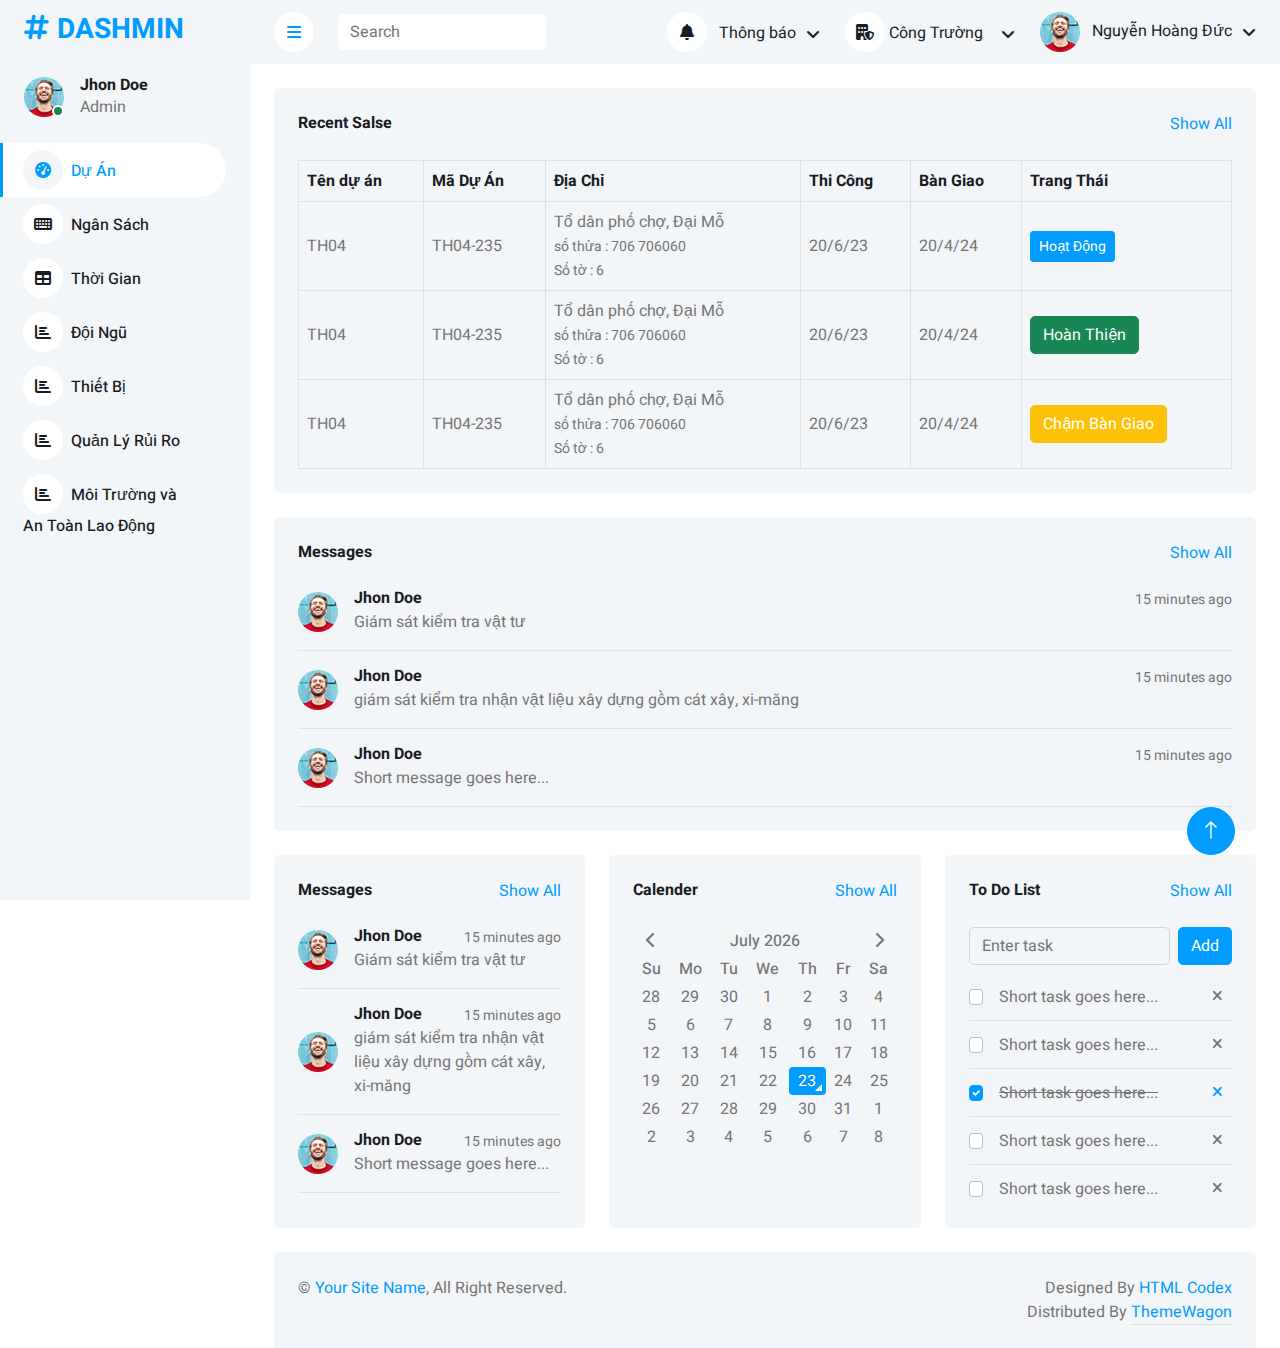
<file: index.html>
<!DOCTYPE html>
<html lang="en">

<head>
    <meta charset="utf-8">
    <title>Trang Chủ</title>
    <meta content="width=device-width, initial-scale=1.0" name="viewport">
    <meta content="" name="keywords">
    <meta content="" name="description">

    <!-- Favicon -->
    <link href="img/favicon.ico" rel="icon">

    <!-- Google Web Fonts -->
    <link rel="preconnect" href="https://fonts.googleapis.com">
    <link rel="preconnect" href="https://fonts.gstatic.com" crossorigin>
    <link href="https://fonts.googleapis.com/css2?family=Heebo:wght@400;500;600;700&display=swap" rel="stylesheet">
    
    <!-- Icon Font Stylesheet -->
    <link href="https://cdnjs.cloudflare.com/ajax/libs/font-awesome/6.4.2/css/all.min.css" rel="stylesheet">
    <link href="https://cdn.jsdelivr.net/npm/bootstrap-icons@1.4.1/font/bootstrap-icons.css" rel="stylesheet">

    <!-- Libraries Stylesheet -->
    <link href="lib/owlcarousel/assets/owl.carousel.min.css" rel="stylesheet">
    <link href="lib/tempusdominus/css/tempusdominus-bootstrap-4.min.css" rel="stylesheet" />

    <!-- Customized Bootstrap Stylesheet -->
    <link href="css/bootstrap.min.css" rel="stylesheet">

    <!-- Template Stylesheet -->
    <link href="css/style.css" rel="stylesheet">
</head>

<body>

    <div class="container-xxl position-relative bg-white d-flex p-0">
        <!-- Spinner Start -->
        <div id="spinner" class="show bg-white position-fixed translate-middle w-100 vh-100 top-50 start-50 d-flex align-items-center justify-content-center">
            <div class="spinner-border text-primary" style="width: 3rem; height: 3rem;" role="status">
                <span class="sr-only">Loading...</span>
            </div>
        </div>
        <!-- Spinner End -->


        <!-- Sidebar Start -->
        <div class="sidebar pe-4 pb-3">
            <nav class="navbar bg-light navbar-light">
                <a href="index.html" class="navbar-brand mx-4 mb-3">
                    <h3 class="text-primary"><i class="fa fa-hashtag me-2"></i>DASHMIN</h3>
                </a>
                <div class="d-flex align-items-center ms-4 mb-4">
                    <div class="position-relative">
                        <img class="rounded-circle" src="img/user.jpg" alt="" style="width: 40px; height: 40px;">
                        <div class="bg-success rounded-circle border border-2 border-white position-absolute end-0 bottom-0 p-1"></div>
                    </div>
                    <div class="ms-3">
                        <h6 class="mb-0">Jhon Doe</h6>
                        <span>Admin</span>
                    </div>
                </div>
                <div class="navbar-nav w-100">
                    <a href="index.html" class="nav-item nav-link active"><i class="fa fa-tachometer-alt me-2"></i>Dự Án</a>
                    <!-- <div class="nav-item dropdown">
                        <a href="#" class="nav-link dropdown-toggle" data-bs-toggle="dropdown"><i class="fa fa-laptop me-2"></i>Dự Án</a>
                        <div class="dropdown-menu bg-transparent border-0">
                            <a href="button.html" class="dropdown-item">D</a>
                            <a href="typography.html" class="dropdown-item">Nguồn lực</a>
                            <a href="element.html" class="dropdown-item">Công Việc</a>
                        </div>
                    </div> -->
                    <a href="" class="nav-item nav-link"><i class="fa fa-keyboard me-2"></i>Ngân Sách</a>
                    <a href="" class="nav-item nav-link"><i class="fa fa-table me-2"></i>Thời Gian</a>
                    <a href="employee.html" class="nav-item nav-link"><i class="fa fa-chart-bar me-2"></i>Đội Ngũ</a>
                    <a href="" class="nav-item nav-link"><i class="fa fa-chart-bar me-2"></i>Thiết Bị</a>
                    <a href="" class="nav-item nav-link"><i class="fa fa-chart-bar me-2"></i>Quản Lý Rủi Ro</a>
                    <a href="" class="nav-item nav-link"><i class="fa fa-chart-bar me-2"></i>Môi Trường và <br> An Toàn Lao Động</a>

                    <!-- <div class="nav-item dropdown">
                        <a href="#" class="nav-link dropdown-toggle" data-bs-toggle="dropdown"><i class="far fa-file-alt me-2"></i>Pages</a>
                        <div class="dropdown-menu bg-transparent border-0">
                            <a href="signin.html" class="dropdown-item">Sign In</a>
                            <a href="signup.html" class="dropdown-item">Sign Up</a>
                            <a href="404.html" class="dropdown-item">404 Error</a>
                            <a href="blank.html" class="dropdown-item">Blank Page</a>
                        </div>
                    </div> -->
                </div>
            </nav>
        </div>
        <!-- Sidebar End -->


        <!-- Content Start -->
        <div class="content">
            <!-- Navbar Start -->
            <nav class="navbar navbar-expand bg-light navbar-light sticky-top px-4 py-0">
                <a href="index.html" class="navbar-brand d-flex d-lg-none me-4">
                    <h2 class="text-primary mb-0"><i class="fa fa-hashtag"></i></h2>
                </a>
                <a href="#" class="sidebar-toggler flex-shrink-0">
                    <i class="fa fa-bars"></i>
                </a>
                <form class="d-none d-md-flex ms-4">
                    <input class="form-control border-0" type="search" placeholder="Search">
                </form>
                <div class="navbar-nav align-items-center ms-auto">
                    <div class="nav-item dropdown">
                        <a href="#" class="nav-link dropdown-toggle" data-bs-toggle="dropdown">
                            <i class="fa fa-bell me-lg-2"></i>
                            <span class="d-none d-lg-inline-flex">Thông báo</span>
                        </a>
                        <div class="dropdown-menu dropdown-menu-end bg-light border-0 rounded-0 rounded-bottom m-0">
                            <a href="#" class="dropdown-item">
                                <div class="d-flex align-items-center">
                                    <img class="rounded-circle" src="img/user.jpg" alt="" style="width: 40px; height: 40px;">
                                    <div class="ms-2">
                                        <h6 class="fw-normal mb-0">Jhon send you a message</h6>
                                        <small>15 minutes ago</small>
                                    </div>
                                </div>
                            </a>
                            <hr class="dropdown-divider">
                            <a href="#" class="dropdown-item">
                                <div class="d-flex align-items-center">
                                    <img class="rounded-circle" src="img/user.jpg" alt="" style="width: 40px; height: 40px;">
                                    <div class="ms-2">
                                        <h6 class="fw-normal mb-0">Jhon send you a message</h6>
                                        <small>15 minutes ago</small>
                                    </div>
                                </div>
                            </a>
                            <hr class="dropdown-divider">
                            <a href="#" class="dropdown-item">
                                <div class="d-flex align-items-center">
                                    <img class="rounded-circle" src="img/user.jpg" alt="" style="width: 40px; height: 40px;">
                                    <div class="ms-2">
                                        <h6 class="fw-normal mb-0">Jhon send you a message</h6>
                                        <small>15 minutes ago</small>
                                    </div>
                                </div>
                            </a>
                            <hr class="dropdown-divider">
                            <a href="#" class="dropdown-item text-center">See all message</a>
                        </div>
                    </div>
                    <div class="nav-item dropdown">
                        <a href="#" class="nav-link dropdown-toggle" data-bs-toggle="dropdown">
                            <!-- <i class="fa fa-bell me-lg-2"></i> -->
                            <i class="fa-solid fa-building-shield"></i>
                            <span class="d-none d-lg-inline-flex me-lg-2 ">Công Trường</span>
                        </a>
                        <div class="dropdown-menu dropdown-menu-end bg-light border-0 rounded-0 rounded-bottom m-0">
                            <a href="#" class="dropdown-item">
                                <h6 class="fw-normal mb-0">Nhận vật liệu xây dựng</h6>
                                <small>15 phút trước</small>
                            </a>
                            <hr class="dropdown-divider">
                            <a href="#" class="dropdown-item">
                                <h6 class="fw-normal mb-0">Nhận vật tư</h6>
                                <small>20 phút trước</small>
                            </a>
                            <hr class="dropdown-divider">
                            <a href="#" class="dropdown-item">
                                <h6 class="fw-normal mb-0">Chấm Công</h6>
                                <small>7h:30p</small>
                            </a>
                            <hr class="dropdown-divider">
                            <a href="#" class="dropdown-item text-center">See all notifications</a>
                        </div>
                    </div>
                    <div class="nav-item dropdown">
                        <a href="#" class="nav-link dropdown-toggle" data-bs-toggle="dropdown">
                            <img class="rounded-circle me-lg-2" src="img/user.jpg" alt="" style="width: 40px; height: 40px;">
                            <span class="d-none d-lg-inline-flex">Nguyễn Hoàng Đức</span>
                        </a>
                        <div class="dropdown-menu dropdown-menu-end bg-light border-0 rounded-0 rounded-bottom m-0">
                            <a href="#" class="dropdown-item">Tài Khoảng của tôi</a>
                            <a href="#" class="dropdown-item">Cài đặt</a>
                            <a href="#" class="dropdown-item">Đăng xuất</a>
                        </div>
                    </div>
                </div>
            </nav>
            <!-- Navbar End -->


            <!-- Sale & Revenue Start -->
            <!-- <div class="container-fluid pt-4 px-4">
                <div class="row g-4">
                    <div class="col-sm-6 col-xl-3">
                        <div class="bg-light rounded d-flex align-items-center justify-content-between p-4">
                            <i class="fa fa-chart-line fa-3x text-primary"></i>
                            <div class="ms-3">
                                <p class="mb-2">Giao Tiếp</p>
                                <h6 class="mb-0">12</h6>
                            </div>
                        </div>
                    </div>
                    <div class="col-sm-6 col-xl-3">
                        <div class="bg-light rounded d-flex align-items-center justify-content-between p-4">
                            <i class="fa fa-chart-bar fa-3x text-primary"></i>
                            <div class="ms-3">
                                <p class="mb-2">Bảo Trì</p>
                                <h6 class="mb-0">$1234</h6>
                            </div>
                        </div>
                    </div>
                    <div class="col-sm-6 col-xl-3">
                        <div class="bg-light rounded d-flex align-items-center justify-content-between p-4">
                            <i class="fa fa-chart-area fa-3x text-primary"></i>
                            <div class="ms-3">
                                <p class="mb-2">Chất Lượng</p>
                                <h6 class="mb-0">$1234</h6>
                            </div>
                        </div>
                    </div>
                    <div class="col-sm-6 col-xl-3">
                        <div class="bg-light rounded d-flex align-items-center justify-content-between p-4">
                            <i class="fa fa-chart-pie fa-3x text-primary"></i>
                            <div class="ms-3">
                                <p class="mb-2">Tuyển Dụng</p>
                                <h6 class="mb-0">$1234</h6>
                            </div>
                        </div>
                    </div>
                </div>
            </div> -->
            <!-- Sale & Revenue End -->


            <!-- Sales Chart Start -->
            <!-- <div class="container-fluid pt-4 px-4">
                <div class="row g-4">
                    <div class="col-sm-12 col-xl-6">
                        <div class="bg-light text-center rounded p-4">
                            <div class="d-flex align-items-center justify-content-between mb-4">
                                <h6 class="mb-0">Worldwide</h6>
                                <a href="">Show All</a>
                            </div>
                            <canvas id="worldwide-sales"></canvas>
                        </div>
                    </div>
                    <div class="col-sm-12 col-xl-6">
                        <div class="bg-light text-center rounded p-4">
                            <div class="d-flex align-items-center justify-content-between mb-4">
                                <h6 class="mb-0">Salse & Revenue</h6>
                                <a href="">Show All</a>
                            </div>
                            <canvas id="salse-revenue"></canvas>
                        </div>
                    </div>
                </div>
            </div> -->
            <!-- Sales Chart End -->


            <!-- Recent Sales Start -->
            <div class="container-fluid pt-4 px-4">
                <div class="bg-light text-center rounded p-4">
                    <div class="d-flex align-items-center justify-content-between mb-4">
                        <h6 class="mb-0">Recent Salse</h6>
                        <a href="">Show All</a>
                    </div>
                    <div class="table-responsive">
                        <table class="table text-start align-middle table-bordered table-hover mb-0">
                            <thead>
                                <tr class="text-dark">
                                    <!-- <th scope="col"><input class="form-check-input" type="checkbox"></th> -->
                                    <th scope="col">Tên dự án</th>
                                    <th scope="col">Mã Dự Án</th>
                                    <th scope="col">Địa Chỉ</th>
                                    <th scope="col">Thi Công</th>
                                    <th scope="col">Bàn Giao</th>
                                    <th scope="col">Trang Thái</th>
                                </tr>
                            </thead>
                            <tbody>
                                <tr>
                                    <!-- <td><input class="form-check-input" type="checkbox"></td> -->
                                    <td>TH04</td>
                                    <td>TH04-235</td>
                                    <td>Tổ dân phố chợ, Đại Mỗ 
                                        <br>
                                        <small>số thửa : 706 706060  </small>
                                        <br>
                                        <small>Số tờ : 6</small>
                                    </td>
                                    <td>20/6/23</td>
                                    <td>20/4/24</td>
                                    <td>
                                        <a class="btn btn-sm btn-primary" href="project-details.html">Hoạt Động</a></td>
                                </tr>

                                <tr>
                                    <!-- <td><input class="form-check-input" type="checkbox"></td> -->
                                    <td>TH04</td>
                                    <td>TH04-235</td>
                                    <td>Tổ dân phố chợ, Đại Mỗ 
                                        <br>
                                        <small>số thửa : 706 706060  </small>
                                        <br>
                                        <small>Số tờ : 6</small>
                                    </td>
                                    <td>20/6/23</td>
                                    <td>20/4/24</td>
                                    <td>
                                        <a class="btn btn-success btn-primary" href="project-details.html">Hoàn Thiện</a></td>
                                </tr>

                                <tr>
                                    <!-- <td><input class="form-check-input" type="checkbox"></td> -->
                                    <td>TH04</td>
                                    <td>TH04-235</td>
                                    <td>Tổ dân phố chợ, Đại Mỗ 
                                        <br>
                                        <small>số thửa : 706 706060  </small>
                                        <br>
                                        <small>Số tờ : 6</small>
                                    </td>
                                    <td>20/6/23</td>
                                    <td>20/4/24</td>
                                    <td>
                                        <a class="btn btn-warning btn-primary" href="project-details.html">Chậm Bàn Giao</a></td>
                                </tr>
                           
                            </tbody>
                        </table>
                    </div>
                </div>
            </div>
            <!-- Recent Sales End -->

          
            <div class="container-fluid pt-4 px-4">
                <div class="row g-4">
                    <!-- action -->
                    <div class="col-sm-12 col-md-6 col-xl-12">
                        <div class="h-100 bg-light rounded p-4">
                            <div class="d-flex align-items-center justify-content-between mb-2">
                                <h6 class="mb-0">Messages</h6>
                                <a href="">Show All</a>
                            </div>
                            <div class="d-flex align-items-center border-bottom py-3">
                                <img class="rounded-circle flex-shrink-0" src="img/user.jpg" alt="" style="width: 40px; height: 40px;">
                                <div class="w-100 ms-3">
                                    <div class="d-flex w-100 justify-content-between">
                                        <h6 class="mb-0">Jhon Doe</h6>
                                        <small>15 minutes ago</small>
                                    </div>
                                    <span>Giám sát kiểm tra vật tư</span>
                                </div>
                            </div>
                            <div class="d-flex align-items-center border-bottom py-3">
                                <img class="rounded-circle flex-shrink-0" src="img/user.jpg" alt="" style="width: 40px; height: 40px;">
                                <div class="w-100 ms-3">
                                    <div class="d-flex w-100 justify-content-between">
                                        <h6 class="mb-0">Jhon Doe</h6>
                                        <small>15 minutes ago</small>
                                    </div>
                                    <span> giám sát kiểm tra nhận vật liệu xây dựng gồm cát xây, xi-măng </span>
                                </div>
                            </div>
                            <div class="d-flex align-items-center border-bottom py-3">
                                <img class="rounded-circle flex-shrink-0" src="img/user.jpg" alt="" style="width: 40px; height: 40px;">
                                <div class="w-100 ms-3">
                                    <div class="d-flex w-100 justify-content-between">
                                        <h6 class="mb-0">Jhon Doe</h6>
                                        <small>15 minutes ago</small>
                                    </div>
                                    <span>Short message goes here...</span>
                                </div>
                            </div>
                        </div>
                    </div>
                    <!--  -->
                    <div class="col-sm-12 col-md-6 col-xl-4">
                        <div class="h-100 bg-light rounded p-4">
                            <div class="d-flex align-items-center justify-content-between mb-2">
                                <h6 class="mb-0">Messages</h6>
                                <a href="">Show All</a>
                            </div>
                            <div class="d-flex align-items-center border-bottom py-3">
                                <img class="rounded-circle flex-shrink-0" src="img/user.jpg" alt="" style="width: 40px; height: 40px;">
                                <div class="w-100 ms-3">
                                    <div class="d-flex w-100 justify-content-between">
                                        <h6 class="mb-0">Jhon Doe</h6>
                                        <small>15 minutes ago</small>
                                    </div>
                                    <span>Giám sát kiểm tra vật tư</span>
                                </div>
                            </div>
                            <div class="d-flex align-items-center border-bottom py-3">
                                <img class="rounded-circle flex-shrink-0" src="img/user.jpg" alt="" style="width: 40px; height: 40px;">
                                <div class="w-100 ms-3">
                                    <div class="d-flex w-100 justify-content-between">
                                        <h6 class="mb-0">Jhon Doe</h6>
                                        <small>15 minutes ago</small>
                                    </div>
                                    <span> giám sát kiểm tra nhận vật liệu xây dựng gồm cát xây, xi-măng </span>
                                </div>
                            </div>
                            <div class="d-flex align-items-center border-bottom py-3">
                                <img class="rounded-circle flex-shrink-0" src="img/user.jpg" alt="" style="width: 40px; height: 40px;">
                                <div class="w-100 ms-3">
                                    <div class="d-flex w-100 justify-content-between">
                                        <h6 class="mb-0">Jhon Doe</h6>
                                        <small>15 minutes ago</small>
                                    </div>
                                    <span>Short message goes here...</span>
                                </div>
                            </div>
                        </div>
                    </div>
                    <div class="col-sm-12 col-md-6 col-xl-4">
                        <div class="h-100 bg-light rounded p-4">
                            <div class="d-flex align-items-center justify-content-between mb-4">
                                <h6 class="mb-0">Calender</h6>
                                <a href="">Show All</a>
                            </div>
                            <div id="calender"></div>
                        </div>
                    </div>
                    <div class="col-sm-12 col-md-6 col-xl-4">
                        <div class="h-100 bg-light rounded p-4">
                            <div class="d-flex align-items-center justify-content-between mb-4">
                                <h6 class="mb-0">To Do List</h6>
                                <a href="">Show All</a>
                            </div>
                            <div class="d-flex mb-2">
                                <input class="form-control bg-transparent" type="text" placeholder="Enter task">
                                <button type="button" class="btn btn-primary ms-2">Add</button>
                            </div>
                            <div class="d-flex align-items-center border-bottom py-2">
                                <input class="form-check-input m-0" type="checkbox">
                                <div class="w-100 ms-3">
                                    <div class="d-flex w-100 align-items-center justify-content-between">
                                        <span>Short task goes here...</span>
                                        <button class="btn btn-sm"><i class="fa fa-times"></i></button>
                                    </div>
                                </div>
                            </div>
                            <div class="d-flex align-items-center border-bottom py-2">
                                <input class="form-check-input m-0" type="checkbox">
                                <div class="w-100 ms-3">
                                    <div class="d-flex w-100 align-items-center justify-content-between">
                                        <span>Short task goes here...</span>
                                        <button class="btn btn-sm"><i class="fa fa-times"></i></button>
                                    </div>
                                </div>
                            </div>
                            <div class="d-flex align-items-center border-bottom py-2">
                                <input class="form-check-input m-0" type="checkbox" checked>
                                <div class="w-100 ms-3">
                                    <div class="d-flex w-100 align-items-center justify-content-between">
                                        <span><del>Short task goes here...</del></span>
                                        <button class="btn btn-sm text-primary"><i class="fa fa-times"></i></button>
                                    </div>
                                </div>
                            </div>
                            <div class="d-flex align-items-center border-bottom py-2">
                                <input class="form-check-input m-0" type="checkbox">
                                <div class="w-100 ms-3">
                                    <div class="d-flex w-100 align-items-center justify-content-between">
                                        <span>Short task goes here...</span>
                                        <button class="btn btn-sm"><i class="fa fa-times"></i></button>
                                    </div>
                                </div>
                            </div>
                            <div class="d-flex align-items-center pt-2">
                                <input class="form-check-input m-0" type="checkbox">
                                <div class="w-100 ms-3">
                                    <div class="d-flex w-100 align-items-center justify-content-between">
                                        <span>Short task goes here...</span>
                                        <button class="btn btn-sm"><i class="fa fa-times"></i></button>
                                    </div>
                                </div>
                            </div>
                        </div>
                    </div>
                </div>
            </div>
            <!-- Widgets End -->


            <!-- Footer Start -->
            <div class="container-fluid pt-4 px-4">
                <div class="bg-light rounded-top p-4">
                    <div class="row">
                        <div class="col-12 col-sm-6 text-center text-sm-start">
                            &copy; <a href="#">Your Site Name</a>, All Right Reserved. 
                        </div>
                        <div class="col-12 col-sm-6 text-center text-sm-end">
                            <!--/*** This template is free as long as you keep the footer author’s credit link/attribution link/backlink. If you'd like to use the template without the footer author’s credit link/attribution link/backlink, you can purchase the Credit Removal License from "https://htmlcodex.com/credit-removal". Thank you for your support. ***/-->
                            Designed By <a href="https://htmlcodex.com">HTML Codex</a>
                        </br>
                        Distributed By <a class="border-bottom" href="https://themewagon.com" target="_blank">ThemeWagon</a>
                        </div>
                    </div>
                </div>
            </div>
            <!-- Footer End -->
        </div>
        <!-- Content End -->


        <!-- Back to Top -->
        <a href="#" class="btn btn-lg btn-primary btn-lg-square back-to-top"><i class="bi bi-arrow-up"></i></a>
    </div>

    <!-- JavaScript Libraries -->
    <script src="https://code.jquery.com/jquery-3.4.1.min.js"></script>
    <script src="https://cdn.jsdelivr.net/npm/bootstrap@5.0.0/dist/js/bootstrap.bundle.min.js"></script>
    <script src="lib/chart/chart.min.js"></script>
    <script src="lib/easing/easing.min.js"></script>
    <script src="lib/waypoints/waypoints.min.js"></script>
    <script src="lib/owlcarousel/owl.carousel.min.js"></script>
    <script src="lib/tempusdominus/js/moment.min.js"></script>
    <script src="lib/tempusdominus/js/moment-timezone.min.js"></script>
    <script src="lib/tempusdominus/js/tempusdominus-bootstrap-4.min.js"></script>

    <!-- Template Javascript -->
    <script src="js/main.js"></script>
</body>

</html>
</file>
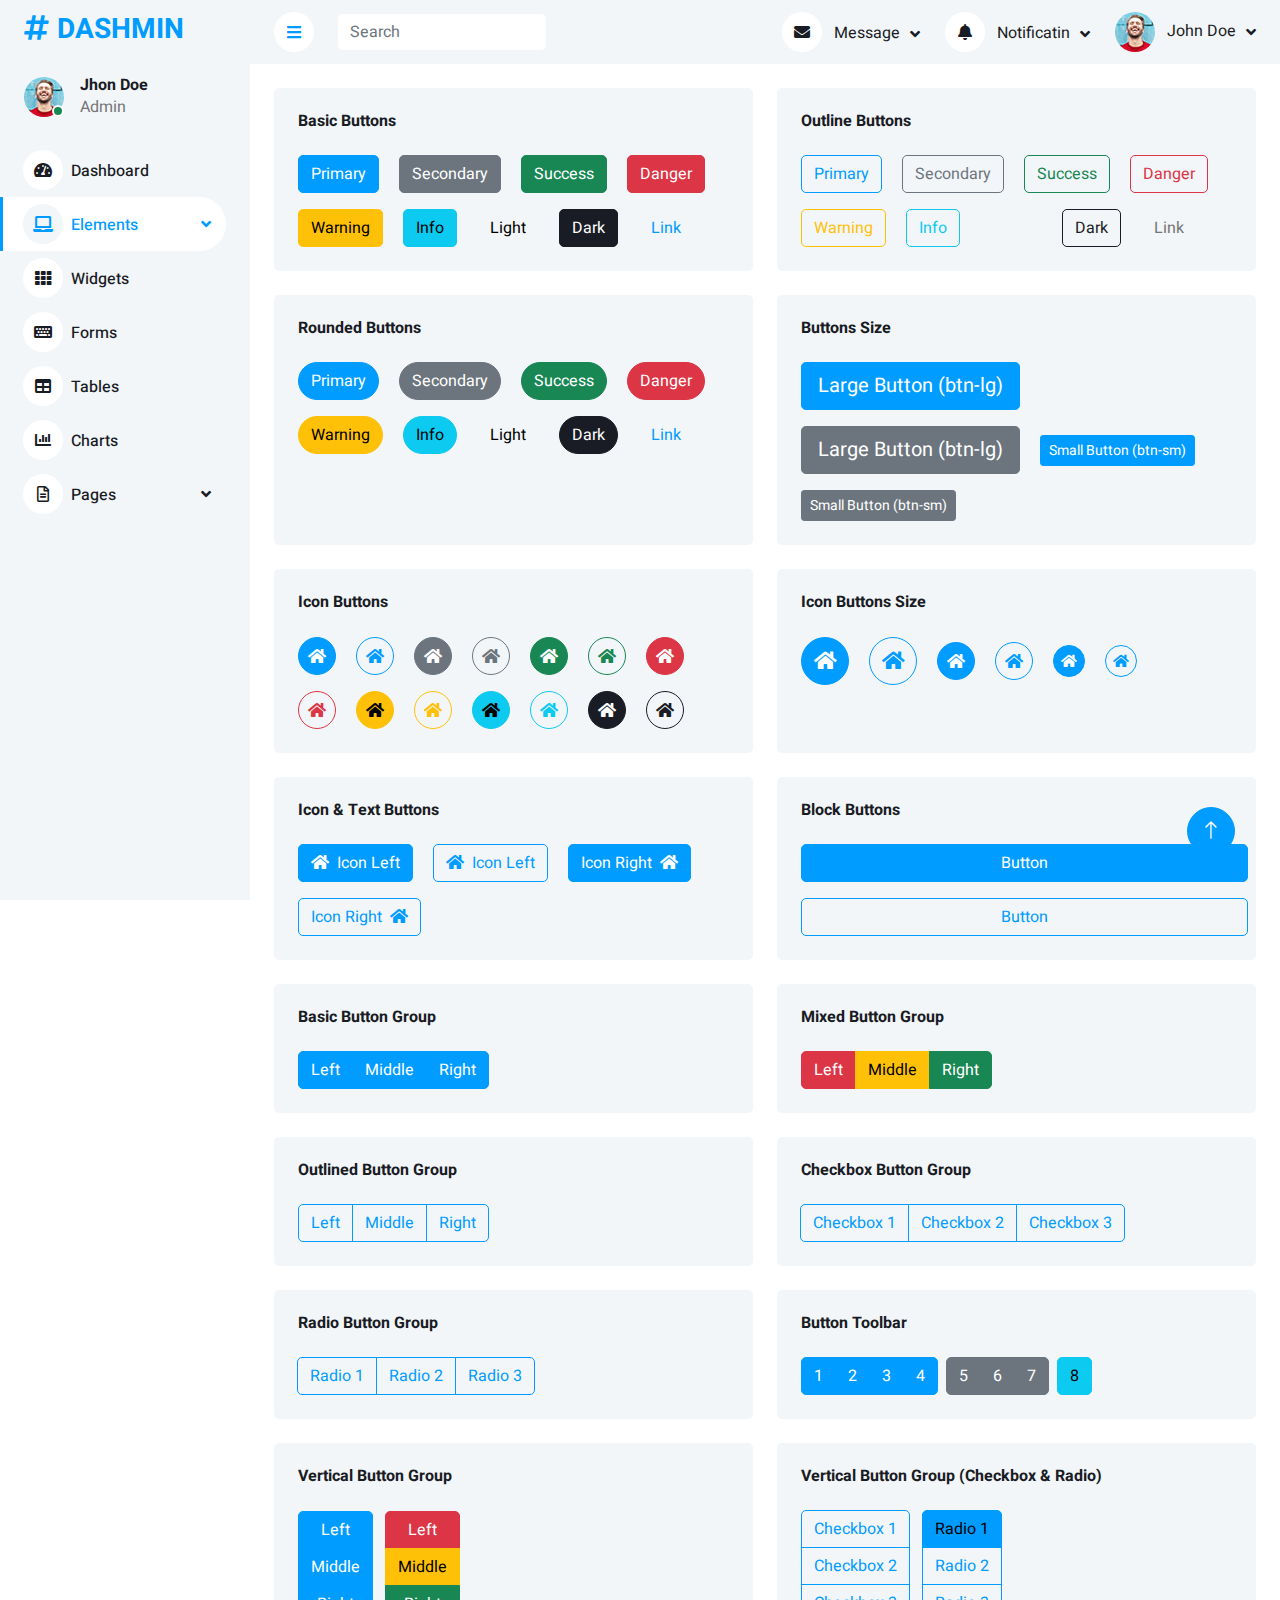
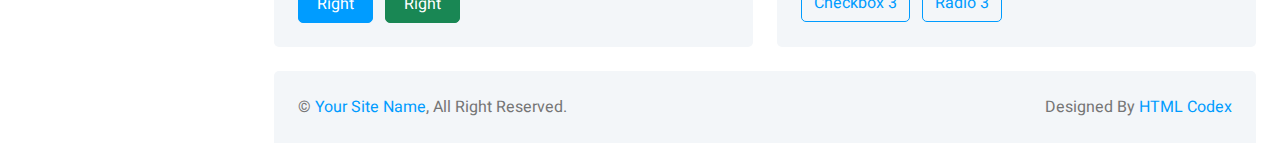
<file: button.html>
<!DOCTYPE html>
<html lang="en">

<head>
    <meta charset="utf-8">
    <title>DASHMIN - Bootstrap Admin Template</title>
    <meta content="width=device-width, initial-scale=1.0" name="viewport">
    <meta content="" name="keywords">
    <meta content="" name="description">

    <!-- Favicon -->
    <link href="img/favicon.ico" rel="icon">

    <!-- Google Web Fonts -->
    <link rel="preconnect" href="https://fonts.googleapis.com">
    <link rel="preconnect" href="https://fonts.gstatic.com" crossorigin>
    <link href="https://fonts.googleapis.com/css2?family=Heebo:wght@400;500;600;700&display=swap" rel="stylesheet">
    
    <!-- Icon Font Stylesheet -->
    <link href="https://cdnjs.cloudflare.com/ajax/libs/font-awesome/5.10.0/css/all.min.css" rel="stylesheet">
    <link href="https://cdn.jsdelivr.net/npm/bootstrap-icons@1.4.1/font/bootstrap-icons.css" rel="stylesheet">

    <!-- Libraries Stylesheet -->
    <link href="lib/owlcarousel/assets/owl.carousel.min.css" rel="stylesheet">
    <link href="lib/tempusdominus/css/tempusdominus-bootstrap-4.min.css" rel="stylesheet" />

    <!-- Customized Bootstrap Stylesheet -->
    <link href="css/bootstrap.min.css" rel="stylesheet">

    <!-- Template Stylesheet -->
    <link href="css/style.css" rel="stylesheet">
</head>

<body>
    <div class="container-xxl position-relative bg-white d-flex p-0">
        <!-- Spinner Start -->
        <div id="spinner" class="show bg-white position-fixed translate-middle w-100 vh-100 top-50 start-50 d-flex align-items-center justify-content-center">
            <div class="spinner-border text-primary" style="width: 3rem; height: 3rem;" role="status">
                <span class="sr-only">Loading...</span>
            </div>
        </div>
        <!-- Spinner End -->


        <!-- Sidebar Start -->
        <div class="sidebar pe-4 pb-3">
            <nav class="navbar bg-light navbar-light">
                <a href="index.html" class="navbar-brand mx-4 mb-3">
                    <h3 class="text-primary"><i class="fa fa-hashtag me-2"></i>DASHMIN</h3>
                </a>
                <div class="d-flex align-items-center ms-4 mb-4">
                    <div class="position-relative">
                        <img class="rounded-circle" src="img/user.jpg" alt="" style="width: 40px; height: 40px;">
                        <div class="bg-success rounded-circle border border-2 border-white position-absolute end-0 bottom-0 p-1"></div>
                    </div>
                    <div class="ms-3">
                        <h6 class="mb-0">Jhon Doe</h6>
                        <span>Admin</span>
                    </div>
                </div>
                <div class="navbar-nav w-100">
                    <a href="index.html" class="nav-item nav-link"><i class="fa fa-tachometer-alt me-2"></i>Dashboard</a>
                    <div class="nav-item dropdown">
                        <a href="#" class="nav-link dropdown-toggle active" data-bs-toggle="dropdown"><i class="fa fa-laptop me-2"></i>Elements</a>
                        <div class="dropdown-menu bg-transparent border-0">
                            <a href="button.html" class="dropdown-item active">Buttons</a>
                            <a href="typography.html" class="dropdown-item">Typography</a>
                            <a href="element.html" class="dropdown-item">Other Elements</a>
                        </div>
                    </div>
                    <a href="widget.html" class="nav-item nav-link"><i class="fa fa-th me-2"></i>Widgets</a>
                    <a href="form.html" class="nav-item nav-link"><i class="fa fa-keyboard me-2"></i>Forms</a>
                    <a href="table.html" class="nav-item nav-link"><i class="fa fa-table me-2"></i>Tables</a>
                    <a href="chart.html" class="nav-item nav-link"><i class="fa fa-chart-bar me-2"></i>Charts</a>
                    <div class="nav-item dropdown">
                        <a href="#" class="nav-link dropdown-toggle" data-bs-toggle="dropdown"><i class="far fa-file-alt me-2"></i>Pages</a>
                        <div class="dropdown-menu bg-transparent border-0">
                            <a href="signin.html" class="dropdown-item">Sign In</a>
                            <a href="signup.html" class="dropdown-item">Sign Up</a>
                            <a href="404.html" class="dropdown-item">404 Error</a>
                            <a href="blank.html" class="dropdown-item">Blank Page</a>
                        </div>
                    </div>
                </div>
            </nav>
        </div>
        <!-- Sidebar End -->


        <!-- Content Start -->
        <div class="content">
            <!-- Navbar Start -->
            <nav class="navbar navbar-expand bg-light navbar-light sticky-top px-4 py-0">
                <a href="index.html" class="navbar-brand d-flex d-lg-none me-4">
                    <h2 class="text-primary mb-0"><i class="fa fa-hashtag"></i></h2>
                </a>
                <a href="#" class="sidebar-toggler flex-shrink-0">
                    <i class="fa fa-bars"></i>
                </a>
                <form class="d-none d-md-flex ms-4">
                    <input class="form-control border-0" type="search" placeholder="Search">
                </form>
                <div class="navbar-nav align-items-center ms-auto">
                    <div class="nav-item dropdown">
                        <a href="#" class="nav-link dropdown-toggle" data-bs-toggle="dropdown">
                            <i class="fa fa-envelope me-lg-2"></i>
                            <span class="d-none d-lg-inline-flex">Message</span>
                        </a>
                        <div class="dropdown-menu dropdown-menu-end bg-light border-0 rounded-0 rounded-bottom m-0">
                            <a href="#" class="dropdown-item">
                                <div class="d-flex align-items-center">
                                    <img class="rounded-circle" src="img/user.jpg" alt="" style="width: 40px; height: 40px;">
                                    <div class="ms-2">
                                        <h6 class="fw-normal mb-0">Jhon send you a message</h6>
                                        <small>15 minutes ago</small>
                                    </div>
                                </div>
                            </a>
                            <hr class="dropdown-divider">
                            <a href="#" class="dropdown-item">
                                <div class="d-flex align-items-center">
                                    <img class="rounded-circle" src="img/user.jpg" alt="" style="width: 40px; height: 40px;">
                                    <div class="ms-2">
                                        <h6 class="fw-normal mb-0">Jhon send you a message</h6>
                                        <small>15 minutes ago</small>
                                    </div>
                                </div>
                            </a>
                            <hr class="dropdown-divider">
                            <a href="#" class="dropdown-item">
                                <div class="d-flex align-items-center">
                                    <img class="rounded-circle" src="img/user.jpg" alt="" style="width: 40px; height: 40px;">
                                    <div class="ms-2">
                                        <h6 class="fw-normal mb-0">Jhon send you a message</h6>
                                        <small>15 minutes ago</small>
                                    </div>
                                </div>
                            </a>
                            <hr class="dropdown-divider">
                            <a href="#" class="dropdown-item text-center">See all message</a>
                        </div>
                    </div>
                    <div class="nav-item dropdown">
                        <a href="#" class="nav-link dropdown-toggle" data-bs-toggle="dropdown">
                            <i class="fa fa-bell me-lg-2"></i>
                            <span class="d-none d-lg-inline-flex">Notificatin</span>
                        </a>
                        <div class="dropdown-menu dropdown-menu-end bg-light border-0 rounded-0 rounded-bottom m-0">
                            <a href="#" class="dropdown-item">
                                <h6 class="fw-normal mb-0">Profile updated</h6>
                                <small>15 minutes ago</small>
                            </a>
                            <hr class="dropdown-divider">
                            <a href="#" class="dropdown-item">
                                <h6 class="fw-normal mb-0">New user added</h6>
                                <small>15 minutes ago</small>
                            </a>
                            <hr class="dropdown-divider">
                            <a href="#" class="dropdown-item">
                                <h6 class="fw-normal mb-0">Password changed</h6>
                                <small>15 minutes ago</small>
                            </a>
                            <hr class="dropdown-divider">
                            <a href="#" class="dropdown-item text-center">See all notifications</a>
                        </div>
                    </div>
                    <div class="nav-item dropdown">
                        <a href="#" class="nav-link dropdown-toggle" data-bs-toggle="dropdown">
                            <img class="rounded-circle me-lg-2" src="img/user.jpg" alt="" style="width: 40px; height: 40px;">
                            <span class="d-none d-lg-inline-flex">John Doe</span>
                        </a>
                        <div class="dropdown-menu dropdown-menu-end bg-light border-0 rounded-0 rounded-bottom m-0">
                            <a href="#" class="dropdown-item">My Profile</a>
                            <a href="#" class="dropdown-item">Settings</a>
                            <a href="#" class="dropdown-item">Log Out</a>
                        </div>
                    </div>
                </div>
            </nav>
            <!-- Navbar End -->


            <!-- Button Start -->
            <div class="container-fluid pt-4 px-4">
                <div class="row g-4">
                    <div class="col-sm-12 col-xl-6">
                        <div class="bg-light rounded h-100 p-4">
                            <h6 class="mb-4">Basic Buttons</h6>
                            <div class="m-n2">
                                <button type="button" class="btn btn-primary m-2">Primary</button>
                                <button type="button" class="btn btn-secondary m-2">Secondary</button>
                                <button type="button" class="btn btn-success m-2">Success</button>
                                <button type="button" class="btn btn-danger m-2">Danger</button>
                                <button type="button" class="btn btn-warning m-2">Warning</button>
                                <button type="button" class="btn btn-info m-2">Info</button>
                                <button type="button" class="btn btn-light m-2">Light</button>
                                <button type="button" class="btn btn-dark m-2">Dark</button>
                                <button type="button" class="btn btn-link m-2">Link</button>
                            </div>
                        </div>
                    </div>
                    <div class="col-sm-12 col-xl-6">
                        <div class="bg-light rounded h-100 p-4">
                            <h6 class="mb-4">Outline Buttons</h6>
                            <div class="m-n2">
                                <button type="button" class="btn btn-outline-primary m-2">Primary</button>
                                <button type="button" class="btn btn-outline-secondary m-2">Secondary</button>
                                <button type="button" class="btn btn-outline-success m-2">Success</button>
                                <button type="button" class="btn btn-outline-danger m-2">Danger</button>
                                <button type="button" class="btn btn-outline-warning m-2">Warning</button>
                                <button type="button" class="btn btn-outline-info m-2">Info</button>
                                <button type="button" class="btn btn-outline-light m-2">Light</button>
                                <button type="button" class="btn btn-outline-dark m-2">Dark</button>
                                <button type="button" class="btn btn-outline-link m-2">Link</button>
                            </div>
                        </div>
                    </div>
                    <div class="col-sm-12 col-xl-6">
                        <div class="bg-light rounded h-100 p-4">
                            <h6 class="mb-4">Rounded Buttons</h6>
                            <div class="m-n2">
                                <button type="button" class="btn btn-primary rounded-pill m-2">Primary</button>
                                <button type="button" class="btn btn-secondary rounded-pill m-2">Secondary</button>
                                <button type="button" class="btn btn-success rounded-pill m-2">Success</button>
                                <button type="button" class="btn btn-danger rounded-pill m-2">Danger</button>
                                <button type="button" class="btn btn-warning rounded-pill m-2">Warning</button>
                                <button type="button" class="btn btn-info rounded-pill m-2">Info</button>
                                <button type="button" class="btn btn-light rounded-pill m-2">Light</button>
                                <button type="button" class="btn btn-dark rounded-pill m-2">Dark</button>
                                <button type="button" class="btn btn-link rounded-pill m-2">Link</button>
                            </div>
                        </div>
                    </div>
                    <div class="col-sm-12 col-xl-6">
                        <div class="bg-light rounded h-100 p-4">
                            <h6 class="mb-4">Buttons Size</h6>
                            <div class="m-n2">
                                <button type="button" class="btn btn-lg btn-primary m-2">Large Button (btn-lg)</button>
                                <button type="button" class="btn btn-lg btn-secondary m-2">Large Button (btn-lg)</button>
                                <button type="button" class="btn btn-sm btn-primary m-2">Small Button (btn-sm)</button>
                                <button type="button" class="btn btn-sm btn-secondary m-2">Small Button (btn-sm)</button>
                            </div>
                        </div>
                    </div>
                    <div class="col-sm-12 col-xl-6">
                        <div class="bg-light rounded h-100 p-4">
                            <h6 class="mb-4">Icon Buttons</h6>
                            <div class="m-n2">
                                <button type="button" class="btn btn-square btn-primary m-2"><i class="fa fa-home"></i></button>
                                <button type="button" class="btn btn-square btn-outline-primary m-2"><i class="fa fa-home"></i></button>
                                <button type="button" class="btn btn-square btn-secondary m-2"><i class="fa fa-home"></i></button>
                                <button type="button" class="btn btn-square btn-outline-secondary m-2"><i class="fa fa-home"></i></button>
                                <button type="button" class="btn btn-square btn-success m-2"><i class="fa fa-home"></i></button>
                                <button type="button" class="btn btn-square btn-outline-success m-2"><i class="fa fa-home"></i></button>
                                <button type="button" class="btn btn-square btn-danger m-2"><i class="fa fa-home"></i></button>
                                <button type="button" class="btn btn-square btn-outline-danger m-2"><i class="fa fa-home"></i></button>
                                <button type="button" class="btn btn-square btn-warning m-2"><i class="fa fa-home"></i></button>
                                <button type="button" class="btn btn-square btn-outline-warning m-2"><i class="fa fa-home"></i></button>
                                <button type="button" class="btn btn-square btn-info m-2"><i class="fa fa-home"></i></button>
                                <button type="button" class="btn btn-square btn-outline-info m-2"><i class="fa fa-home"></i></button>
                                <button type="button" class="btn btn-square btn-dark m-2"><i class="fa fa-home"></i></button>
                                <button type="button" class="btn btn-square btn-outline-dark m-2"><i class="fa fa-home"></i></button>
                            </div>
                        </div>
                    </div>
                    <div class="col-sm-12 col-xl-6">
                        <div class="bg-light rounded h-100 p-4">
                            <h6 class="mb-4">Icon Buttons Size</h6>
                            <div class="m-n2">
                                <button type="button" class="btn btn-lg btn-lg-square btn-primary m-2"><i class="fa fa-home"></i></button>
                                <button type="button" class="btn btn-lg btn-lg-square btn-outline-primary m-2"><i class="fa fa-home"></i></button>
                                <button type="button" class="btn btn-square btn-primary m-2"><i class="fa fa-home"></i></button>
                                <button type="button" class="btn btn-square btn-outline-primary m-2"><i class="fa fa-home"></i></button>
                                <button type="button" class="btn btn-sm btn-sm-square btn-primary m-2"><i class="fa fa-home"></i></button>
                                <button type="button" class="btn btn-sm btn-sm-square btn-outline-primary m-2"><i class="fa fa-home"></i></button>
                            </div>
                        </div>
                    </div>
                    <div class="col-sm-12 col-xl-6">
                        <div class="bg-light rounded h-100 p-4">
                            <h6 class="mb-4">Icon & Text Buttons</h6>
                            <div class="m-n2">
                                <button type="button" class="btn btn-primary m-2"><i class="fa fa-home me-2"></i>Icon Left</button>
                                <button type="button" class="btn btn-outline-primary m-2"><i class="fa fa-home me-2"></i>Icon Left</button>
                                <button type="button" class="btn btn-primary m-2">Icon Right<i class="fa fa-home ms-2"></i></button>
                                <button type="button" class="btn btn-outline-primary m-2">Icon Right<i class="fa fa-home ms-2"></i></button>
                            </div>
                        </div>
                    </div>
                    <div class="col-sm-12 col-xl-6">
                        <div class="bg-light rounded h-100 p-4">
                            <h6 class="mb-4">Block Buttons</h6>
                            <div class="m-n2">
                                <button class="btn btn-primary w-100 m-2" type="button">Button</button>
                                <button class="btn btn-outline-primary w-100 m-2" type="button">Button</button>
                            </div>
                        </div>
                    </div>
                    <div class="col-sm-12 col-xl-6">
                        <div class="bg-light rounded h-100 p-4">
                            <h6 class="mb-4">Basic Button Group</h6>
                            <div class="btn-group" role="group">
                                <button type="button" class="btn btn-primary">Left</button>
                                <button type="button" class="btn btn-primary">Middle</button>
                                <button type="button" class="btn btn-primary">Right</button>
                            </div>
                        </div>
                    </div>
                    <div class="col-sm-12 col-xl-6">
                        <div class="bg-light rounded h-100 p-4">
                            <h6 class="mb-4">Mixed Button Group</h6>
                            <div class="btn-group" role="group">
                                <button type="button" class="btn btn-danger">Left</button>
                                <button type="button" class="btn btn-warning">Middle</button>
                                <button type="button" class="btn btn-success">Right</button>
                            </div>
                        </div>
                    </div>
                    <div class="col-sm-12 col-xl-6">
                        <div class="bg-light rounded h-100 p-4">
                            <h6 class="mb-4">Outlined Button Group</h6>
                            <div class="btn-group" role="group">
                                <button type="button" class="btn btn-outline-primary">Left</button>
                                <button type="button" class="btn btn-outline-primary">Middle</button>
                                <button type="button" class="btn btn-outline-primary">Right</button>
                            </div>
                        </div>
                    </div>
                    <div class="col-sm-12 col-xl-6">
                        <div class="bg-light rounded h-100 p-4">
                            <h6 class="mb-4">Checkbox Button Group</h6>
                            <div class="btn-group" role="group">
                                <input type="checkbox" class="btn-check" id="btncheck1" autocomplete="off">
                                <label class="btn btn-outline-primary" for="btncheck1">Checkbox 1</label>

                                <input type="checkbox" class="btn-check" id="btncheck2" autocomplete="off">
                                <label class="btn btn-outline-primary" for="btncheck2">Checkbox 2</label>

                                <input type="checkbox" class="btn-check" id="btncheck3" autocomplete="off">
                                <label class="btn btn-outline-primary" for="btncheck3">Checkbox 3</label>
                            </div>
                        </div>
                    </div>
                    <div class="col-sm-12 col-xl-6">
                        <div class="bg-light rounded h-100 p-4">
                            <h6 class="mb-4">Radio Button Group</h6>
                            <div class="btn-group" role="group">
                                <input type="radio" class="btn-check" name="btnradio" id="btnradio1" autocomplete="off"
                                    checked>
                                <label class="btn btn-outline-primary" for="btnradio1">Radio 1</label>

                                <input type="radio" class="btn-check" name="btnradio" id="btnradio2" autocomplete="off">
                                <label class="btn btn-outline-primary" for="btnradio2">Radio 2</label>

                                <input type="radio" class="btn-check" name="btnradio" id="btnradio3" autocomplete="off">
                                <label class="btn btn-outline-primary" for="btnradio3">Radio 3</label>
                            </div>
                        </div>
                    </div>
                    <div class="col-sm-12 col-xl-6">
                        <div class="bg-light rounded h-100 p-4">
                            <h6 class="mb-4">Button Toolbar</h6>
                            <div class="btn-toolbar" role="toolbar">
                                <div class="btn-group me-2" role="group" aria-label="First group">
                                    <button type="button" class="btn btn-primary">1</button>
                                    <button type="button" class="btn btn-primary">2</button>
                                    <button type="button" class="btn btn-primary">3</button>
                                    <button type="button" class="btn btn-primary">4</button>
                                </div>
                                <div class="btn-group me-2" role="group" aria-label="Second group">
                                    <button type="button" class="btn btn-secondary">5</button>
                                    <button type="button" class="btn btn-secondary">6</button>
                                    <button type="button" class="btn btn-secondary">7</button>
                                </div>
                                <div class="btn-group" role="group" aria-label="Third group">
                                    <button type="button" class="btn btn-info">8</button>
                                </div>
                            </div>
                        </div>
                    </div>
                    <div class="col-sm-12 col-xl-6">
                        <div class="bg-light rounded h-100 p-4">
                            <h6 class="mb-4">Vertical Button Group</h6>
                            <div class="btn-group-vertical me-2" role="group">
                                <button type="button" class="btn btn-primary">Left</button>
                                <button type="button" class="btn btn-primary">Middle</button>
                                <button type="button" class="btn btn-primary">Right</button>
                            </div>
                            <div class="btn-group-vertical" role="group">
                                <button type="button" class="btn btn-danger">Left</button>
                                <button type="button" class="btn btn-warning">Middle</button>
                                <button type="button" class="btn btn-success">Right</button>
                            </div>
                        </div>
                    </div>
                    <div class="col-sm-12 col-xl-6">
                        <div class="bg-light rounded h-100 p-4">
                            <h6 class="mb-4">Vertical Button Group (Checkbox & Radio)</h6>
                            <div class="btn-group-vertical me-2" role="group">
                                <input type="checkbox" class="btn-check" id="btncheck1" autocomplete="off">
                                <label class="btn btn-outline-primary" for="btncheck1">Checkbox 1</label>

                                <input type="checkbox" class="btn-check" id="btncheck2" autocomplete="off">
                                <label class="btn btn-outline-primary" for="btncheck2">Checkbox 2</label>

                                <input type="checkbox" class="btn-check" id="btncheck3" autocomplete="off">
                                <label class="btn btn-outline-primary" for="btncheck3">Checkbox 3</label>
                            </div>
                            <div class="btn-group-vertical" role="group">
                                <input type="radio" class="btn-check" name="btnradio" id="btnradio1" autocomplete="off"
                                    checked>
                                <label class="btn btn-outline-primary" for="btnradio1">Radio 1</label>

                                <input type="radio" class="btn-check" name="btnradio" id="btnradio2" autocomplete="off">
                                <label class="btn btn-outline-primary" for="btnradio2">Radio 2</label>

                                <input type="radio" class="btn-check" name="btnradio" id="btnradio3" autocomplete="off">
                                <label class="btn btn-outline-primary" for="btnradio3">Radio 3</label>
                            </div>
                        </div>
                    </div>
                </div>
            </div>
            <!-- Button End -->


            <!-- Footer Start -->
            <div class="container-fluid pt-4 px-4">
                <div class="bg-light rounded-top p-4">
                    <div class="row">
                        <div class="col-12 col-sm-6 text-center text-sm-start">
                            &copy; <a href="#">Your Site Name</a>, All Right Reserved. 
                        </div>
                        <div class="col-12 col-sm-6 text-center text-sm-end">
                            <!--/*** This template is free as long as you keep the footer author’s credit link/attribution link/backlink. If you'd like to use the template without the footer author’s credit link/attribution link/backlink, you can purchase the Credit Removal License from "https://htmlcodex.com/credit-removal". Thank you for your support. ***/-->
                            Designed By <a href="https://htmlcodex.com">HTML Codex</a>
                        </div>
                    </div>
                </div>
            </div>
            <!-- Footer End -->
        </div>
        <!-- Content End -->


        <!-- Back to Top -->
        <a href="#" class="btn btn-lg btn-primary btn-lg-square back-to-top"><i class="bi bi-arrow-up"></i></a>
    </div>

    <!-- JavaScript Libraries -->
    <script src="https://code.jquery.com/jquery-3.4.1.min.js"></script>
    <script src="https://cdn.jsdelivr.net/npm/bootstrap@5.0.0/dist/js/bootstrap.bundle.min.js"></script>
    <script src="lib/chart/chart.min.js"></script>
    <script src="lib/easing/easing.min.js"></script>
    <script src="lib/waypoints/waypoints.min.js"></script>
    <script src="lib/owlcarousel/owl.carousel.min.js"></script>
    <script src="lib/tempusdominus/js/moment.min.js"></script>
    <script src="lib/tempusdominus/js/moment-timezone.min.js"></script>
    <script src="lib/tempusdominus/js/tempusdominus-bootstrap-4.min.js"></script>

    <!-- Template Javascript -->
    <script src="js/main.js"></script>
</body>

</html>
</file>
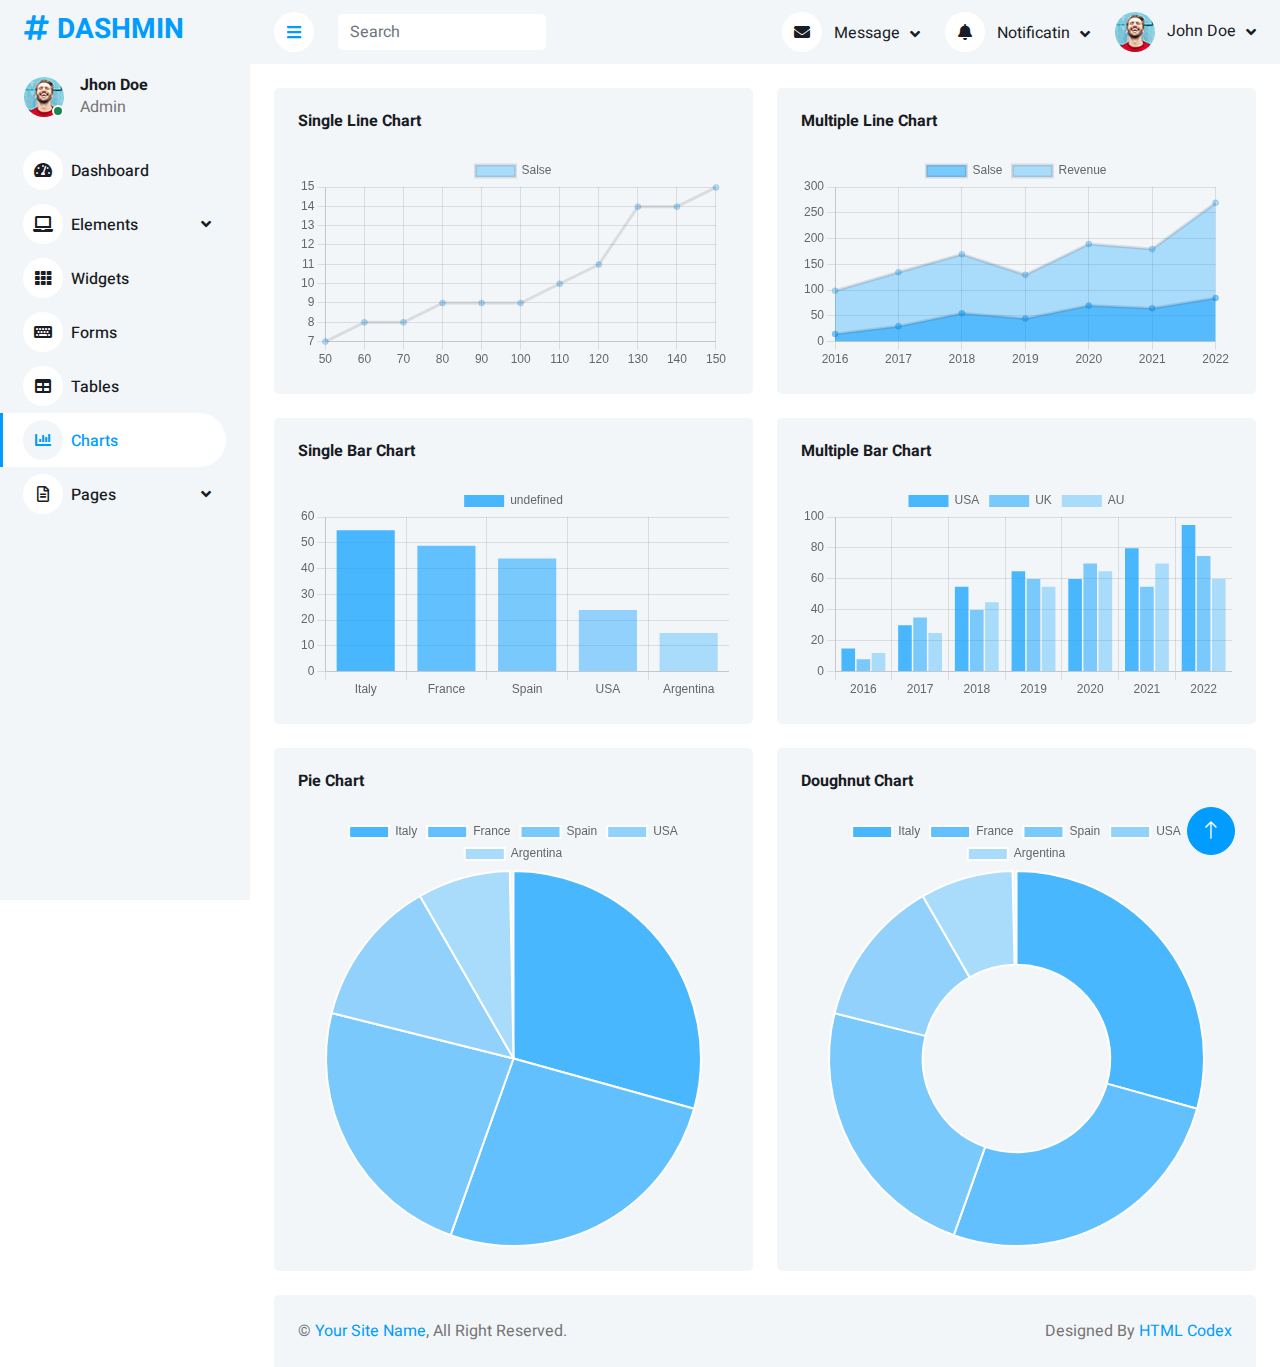
<file: chart.html>
<!DOCTYPE html>
<html lang="en">

<head>
    <meta charset="utf-8">
    <title>DASHMIN - Bootstrap Admin Template</title>
    <meta content="width=device-width, initial-scale=1.0" name="viewport">
    <meta content="" name="keywords">
    <meta content="" name="description">

    <!-- Favicon -->
    <link href="img/favicon.ico" rel="icon">

    <!-- Google Web Fonts -->
    <link rel="preconnect" href="https://fonts.googleapis.com">
    <link rel="preconnect" href="https://fonts.gstatic.com" crossorigin>
    <link href="https://fonts.googleapis.com/css2?family=Heebo:wght@400;500;600;700&display=swap" rel="stylesheet">
    
    <!-- Icon Font Stylesheet -->
    <link href="https://cdnjs.cloudflare.com/ajax/libs/font-awesome/5.10.0/css/all.min.css" rel="stylesheet">
    <link href="https://cdn.jsdelivr.net/npm/bootstrap-icons@1.4.1/font/bootstrap-icons.css" rel="stylesheet">

    <!-- Libraries Stylesheet -->
    <link href="lib/owlcarousel/assets/owl.carousel.min.css" rel="stylesheet">
    <link href="lib/tempusdominus/css/tempusdominus-bootstrap-4.min.css" rel="stylesheet" />

    <!-- Customized Bootstrap Stylesheet -->
    <link href="css/bootstrap.min.css" rel="stylesheet">

    <!-- Template Stylesheet -->
    <link href="css/style.css" rel="stylesheet">
</head>

<body>
    <div class="container-xxl position-relative bg-white d-flex p-0">
        <!-- Spinner Start -->
        <div id="spinner" class="show bg-white position-fixed translate-middle w-100 vh-100 top-50 start-50 d-flex align-items-center justify-content-center">
            <div class="spinner-border text-primary" style="width: 3rem; height: 3rem;" role="status">
                <span class="sr-only">Loading...</span>
            </div>
        </div>
        <!-- Spinner End -->


        <!-- Sidebar Start -->
        <div class="sidebar pe-4 pb-3">
            <nav class="navbar bg-light navbar-light">
                <a href="index.html" class="navbar-brand mx-4 mb-3">
                    <h3 class="text-primary"><i class="fa fa-hashtag me-2"></i>DASHMIN</h3>
                </a>
                <div class="d-flex align-items-center ms-4 mb-4">
                    <div class="position-relative">
                        <img class="rounded-circle" src="img/user.jpg" alt="" style="width: 40px; height: 40px;">
                        <div class="bg-success rounded-circle border border-2 border-white position-absolute end-0 bottom-0 p-1"></div>
                    </div>
                    <div class="ms-3">
                        <h6 class="mb-0">Jhon Doe</h6>
                        <span>Admin</span>
                    </div>
                </div>
                <div class="navbar-nav w-100">
                    <a href="index.html" class="nav-item nav-link"><i class="fa fa-tachometer-alt me-2"></i>Dashboard</a>
                    <div class="nav-item dropdown">
                        <a href="#" class="nav-link dropdown-toggle" data-bs-toggle="dropdown"><i class="fa fa-laptop me-2"></i>Elements</a>
                        <div class="dropdown-menu bg-transparent border-0">
                            <a href="button.html" class="dropdown-item">Buttons</a>
                            <a href="typography.html" class="dropdown-item">Typography</a>
                            <a href="element.html" class="dropdown-item">Other Elements</a>
                        </div>
                    </div>
                    <a href="widget.html" class="nav-item nav-link"><i class="fa fa-th me-2"></i>Widgets</a>
                    <a href="form.html" class="nav-item nav-link"><i class="fa fa-keyboard me-2"></i>Forms</a>
                    <a href="table.html" class="nav-item nav-link"><i class="fa fa-table me-2"></i>Tables</a>
                    <a href="chart.html" class="nav-item nav-link active"><i class="fa fa-chart-bar me-2"></i>Charts</a>
                    <div class="nav-item dropdown">
                        <a href="#" class="nav-link dropdown-toggle" data-bs-toggle="dropdown"><i class="far fa-file-alt me-2"></i>Pages</a>
                        <div class="dropdown-menu bg-transparent border-0">
                            <a href="signin.html" class="dropdown-item">Sign In</a>
                            <a href="signup.html" class="dropdown-item">Sign Up</a>
                            <a href="404.html" class="dropdown-item">404 Error</a>
                            <a href="blank.html" class="dropdown-item">Blank Page</a>
                        </div>
                    </div>
                </div>
            </nav>
        </div>
        <!-- Sidebar End -->


        <!-- Content Start -->
        <div class="content">
            <!-- Navbar Start -->
            <nav class="navbar navbar-expand bg-light navbar-light sticky-top px-4 py-0">
                <a href="index.html" class="navbar-brand d-flex d-lg-none me-4">
                    <h2 class="text-primary mb-0"><i class="fa fa-hashtag"></i></h2>
                </a>
                <a href="#" class="sidebar-toggler flex-shrink-0">
                    <i class="fa fa-bars"></i>
                </a>
                <form class="d-none d-md-flex ms-4">
                    <input class="form-control border-0" type="search" placeholder="Search">
                </form>
                <div class="navbar-nav align-items-center ms-auto">
                    <div class="nav-item dropdown">
                        <a href="#" class="nav-link dropdown-toggle" data-bs-toggle="dropdown">
                            <i class="fa fa-envelope me-lg-2"></i>
                            <span class="d-none d-lg-inline-flex">Message</span>
                        </a>
                        <div class="dropdown-menu dropdown-menu-end bg-light border-0 rounded-0 rounded-bottom m-0">
                            <a href="#" class="dropdown-item">
                                <div class="d-flex align-items-center">
                                    <img class="rounded-circle" src="img/user.jpg" alt="" style="width: 40px; height: 40px;">
                                    <div class="ms-2">
                                        <h6 class="fw-normal mb-0">Jhon send you a message</h6>
                                        <small>15 minutes ago</small>
                                    </div>
                                </div>
                            </a>
                            <hr class="dropdown-divider">
                            <a href="#" class="dropdown-item">
                                <div class="d-flex align-items-center">
                                    <img class="rounded-circle" src="img/user.jpg" alt="" style="width: 40px; height: 40px;">
                                    <div class="ms-2">
                                        <h6 class="fw-normal mb-0">Jhon send you a message</h6>
                                        <small>15 minutes ago</small>
                                    </div>
                                </div>
                            </a>
                            <hr class="dropdown-divider">
                            <a href="#" class="dropdown-item">
                                <div class="d-flex align-items-center">
                                    <img class="rounded-circle" src="img/user.jpg" alt="" style="width: 40px; height: 40px;">
                                    <div class="ms-2">
                                        <h6 class="fw-normal mb-0">Jhon send you a message</h6>
                                        <small>15 minutes ago</small>
                                    </div>
                                </div>
                            </a>
                            <hr class="dropdown-divider">
                            <a href="#" class="dropdown-item text-center">See all message</a>
                        </div>
                    </div>
                    <div class="nav-item dropdown">
                        <a href="#" class="nav-link dropdown-toggle" data-bs-toggle="dropdown">
                            <i class="fa fa-bell me-lg-2"></i>
                            <span class="d-none d-lg-inline-flex">Notificatin</span>
                        </a>
                        <div class="dropdown-menu dropdown-menu-end bg-light border-0 rounded-0 rounded-bottom m-0">
                            <a href="#" class="dropdown-item">
                                <h6 class="fw-normal mb-0">Profile updated</h6>
                                <small>15 minutes ago</small>
                            </a>
                            <hr class="dropdown-divider">
                            <a href="#" class="dropdown-item">
                                <h6 class="fw-normal mb-0">New user added</h6>
                                <small>15 minutes ago</small>
                            </a>
                            <hr class="dropdown-divider">
                            <a href="#" class="dropdown-item">
                                <h6 class="fw-normal mb-0">Password changed</h6>
                                <small>15 minutes ago</small>
                            </a>
                            <hr class="dropdown-divider">
                            <a href="#" class="dropdown-item text-center">See all notifications</a>
                        </div>
                    </div>
                    <div class="nav-item dropdown">
                        <a href="#" class="nav-link dropdown-toggle" data-bs-toggle="dropdown">
                            <img class="rounded-circle me-lg-2" src="img/user.jpg" alt="" style="width: 40px; height: 40px;">
                            <span class="d-none d-lg-inline-flex">John Doe</span>
                        </a>
                        <div class="dropdown-menu dropdown-menu-end bg-light border-0 rounded-0 rounded-bottom m-0">
                            <a href="#" class="dropdown-item">My Profile</a>
                            <a href="#" class="dropdown-item">Settings</a>
                            <a href="#" class="dropdown-item">Log Out</a>
                        </div>
                    </div>
                </div>
            </nav>
            <!-- Navbar End -->


            <!-- Chart Start -->
            <div class="container-fluid pt-4 px-4">
                <div class="row g-4">
                    <div class="col-sm-12 col-xl-6">
                        <div class="bg-light rounded h-100 p-4">
                            <h6 class="mb-4">Single Line Chart</h6>
                            <canvas id="line-chart"></canvas>
                        </div>
                    </div>
                    <div class="col-sm-12 col-xl-6">
                        <div class="bg-light rounded h-100 p-4">
                            <h6 class="mb-4">Multiple Line Chart</h6>
                            <canvas id="salse-revenue"></canvas>
                        </div>
                    </div>
                    <div class="col-sm-12 col-xl-6">
                        <div class="bg-light rounded h-100 p-4">
                            <h6 class="mb-4">Single Bar Chart</h6>
                            <canvas id="bar-chart"></canvas>
                        </div>
                    </div>
                    <div class="col-sm-12 col-xl-6">
                        <div class="bg-light rounded h-100 p-4">
                            <h6 class="mb-4">Multiple Bar Chart</h6>
                            <canvas id="worldwide-sales"></canvas>
                        </div>
                    </div>
                    <div class="col-sm-12 col-xl-6">
                        <div class="bg-light rounded h-100 p-4">
                            <h6 class="mb-4">Pie Chart</h6>
                            <canvas id="pie-chart"></canvas>
                        </div>
                    </div>
                    <div class="col-sm-12 col-xl-6">
                        <div class="bg-light rounded h-100 p-4">
                            <h6 class="mb-4">Doughnut Chart</h6>
                            <canvas id="doughnut-chart"></canvas>
                        </div>
                    </div>
                </div>
            </div>
            <!-- Chart End -->


            <!-- Footer Start -->
            <div class="container-fluid pt-4 px-4">
                <div class="bg-light rounded-top p-4">
                    <div class="row">
                        <div class="col-12 col-sm-6 text-center text-sm-start">
                            &copy; <a href="#">Your Site Name</a>, All Right Reserved. 
                        </div>
                        <div class="col-12 col-sm-6 text-center text-sm-end">
                            <!--/*** This template is free as long as you keep the footer author’s credit link/attribution link/backlink. If you'd like to use the template without the footer author’s credit link/attribution link/backlink, you can purchase the Credit Removal License from "https://htmlcodex.com/credit-removal". Thank you for your support. ***/-->
                            Designed By <a href="https://htmlcodex.com">HTML Codex</a>
                        </div>
                    </div>
                </div>
            </div>
            <!-- Footer End -->
        </div>
        <!-- Content End -->


        <!-- Back to Top -->
        <a href="#" class="btn btn-lg btn-primary btn-lg-square back-to-top"><i class="bi bi-arrow-up"></i></a>
    </div>

    <!-- JavaScript Libraries -->
    <script src="https://code.jquery.com/jquery-3.4.1.min.js"></script>
    <script src="https://cdn.jsdelivr.net/npm/bootstrap@5.0.0/dist/js/bootstrap.bundle.min.js"></script>
    <script src="lib/chart/chart.min.js"></script>
    <script src="lib/easing/easing.min.js"></script>
    <script src="lib/waypoints/waypoints.min.js"></script>
    <script src="lib/owlcarousel/owl.carousel.min.js"></script>
    <script src="lib/tempusdominus/js/moment.min.js"></script>
    <script src="lib/tempusdominus/js/moment-timezone.min.js"></script>
    <script src="lib/tempusdominus/js/tempusdominus-bootstrap-4.min.js"></script>

    <!-- Template Javascript -->
    <script src="js/main.js"></script>
</body>

</html>
</file>
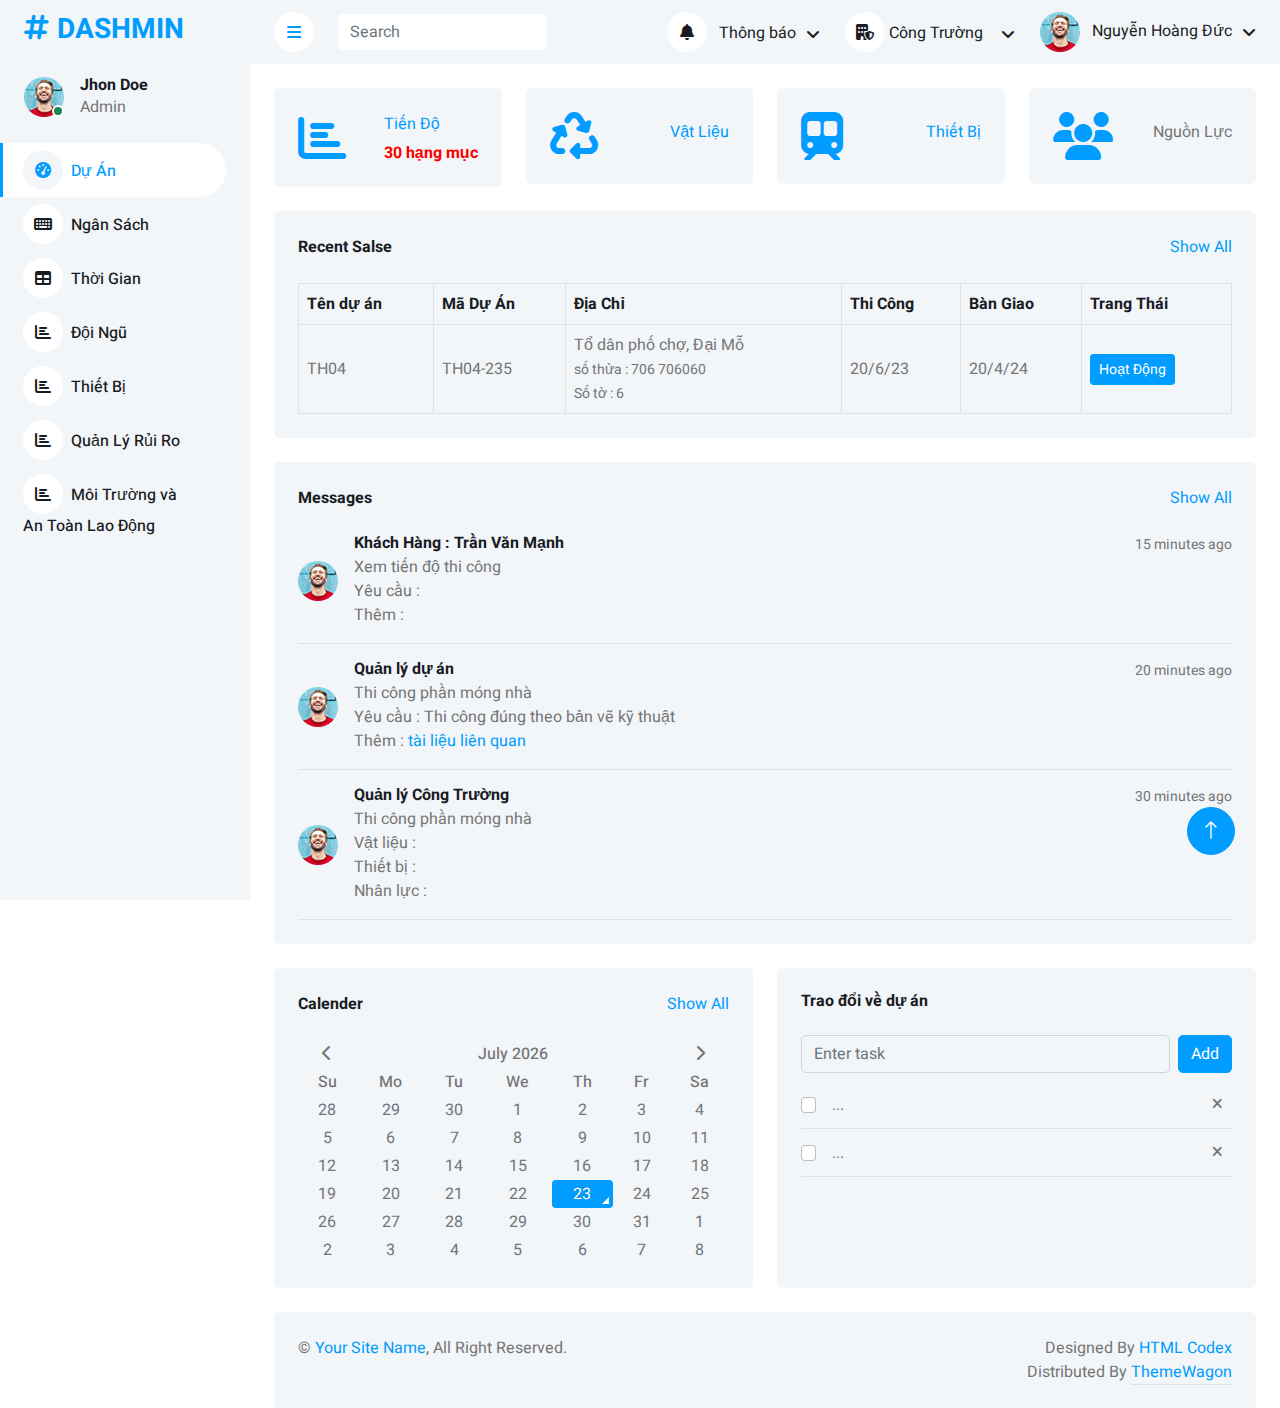
<file: Customer.html>
<!DOCTYPE html>
<html lang="en">

<head>
    <meta charset="utf-8">
    <title>Khách Hàng</title>
    <meta content="width=device-width, initial-scale=1.0" name="viewport">
    <meta content="" name="keywords">
    <meta content="" name="description">

    <!-- Favicon -->
    <link href="img/favicon.ico" rel="icon">

    <!-- Google Web Fonts -->
    <link rel="preconnect" href="https://fonts.googleapis.com">
    <link rel="preconnect" href="https://fonts.gstatic.com" crossorigin>
    <link href="https://fonts.googleapis.com/css2?family=Heebo:wght@400;500;600;700&display=swap" rel="stylesheet">
    
    <!-- Icon Font Stylesheet -->
    <link href="https://cdnjs.cloudflare.com/ajax/libs/font-awesome/6.4.2/css/all.min.css" rel="stylesheet">
    <link href="https://cdn.jsdelivr.net/npm/bootstrap-icons@1.4.1/font/bootstrap-icons.css" rel="stylesheet">

    <!-- Libraries Stylesheet -->
    <link href="lib/owlcarousel/assets/owl.carousel.min.css" rel="stylesheet">
    <link href="lib/tempusdominus/css/tempusdominus-bootstrap-4.min.css" rel="stylesheet" />

    <!-- Customized Bootstrap Stylesheet -->
    <link href="css/bootstrap.min.css" rel="stylesheet">

    <!-- Template Stylesheet -->
    <link href="css/style.css" rel="stylesheet">
</head>

<body>

    <div class="container-xxl position-relative bg-white d-flex p-0">
        <!-- Spinner Start -->
        <div id="spinner" class="show bg-white position-fixed translate-middle w-100 vh-100 top-50 start-50 d-flex align-items-center justify-content-center">
            <div class="spinner-border text-primary" style="width: 3rem; height: 3rem;" role="status">
                <span class="sr-only">Loading...</span>
            </div>
        </div>
        <!-- Spinner End -->


        <!-- Sidebar Start -->
        <div class="sidebar pe-4 pb-3">
            <nav class="navbar bg-light navbar-light">
                <a href="index.html" class="navbar-brand mx-4 mb-3">
                    <h3 class="text-primary"><i class="fa fa-hashtag me-2"></i>DASHMIN</h3>
                </a>
                <div class="d-flex align-items-center ms-4 mb-4">
                    <div class="position-relative">
                        <img class="rounded-circle" src="img/user.jpg" alt="" style="width: 40px; height: 40px;">
                        <div class="bg-success rounded-circle border border-2 border-white position-absolute end-0 bottom-0 p-1"></div>
                    </div>
                    <div class="ms-3">
                        <h6 class="mb-0">Jhon Doe</h6>
                        <span>Admin</span>
                    </div>
                </div>
                <div class="navbar-nav w-100">
                    <a href="index.html" class="nav-item nav-link active"><i class="fa fa-tachometer-alt me-2"></i>Dự Án</a>
                    <!-- <div class="nav-item dropdown">
                        <a href="#" class="nav-link dropdown-toggle" data-bs-toggle="dropdown"><i class="fa fa-laptop me-2"></i>Dự Án</a>
                        <div class="dropdown-menu bg-transparent border-0">
                            <a href="button.html" class="dropdown-item">D</a>
                            <a href="typography.html" class="dropdown-item">Nguồn lực</a>
                            <a href="element.html" class="dropdown-item">Công Việc</a>
                        </div>
                    </div> -->
                    <a href="" class="nav-item nav-link"><i class="fa fa-keyboard me-2"></i>Ngân Sách</a>
                    <a href="" class="nav-item nav-link"><i class="fa fa-table me-2"></i>Thời Gian</a>
                    <a href="employee.html" class="nav-item nav-link"><i class="fa fa-chart-bar me-2"></i>Đội Ngũ</a>
                    <a href="" class="nav-item nav-link"><i class="fa fa-chart-bar me-2"></i>Thiết Bị</a>
                    <a href="" class="nav-item nav-link"><i class="fa fa-chart-bar me-2"></i>Quản Lý Rủi Ro</a>
                    <a href="" class="nav-item nav-link"><i class="fa fa-chart-bar me-2"></i>Môi Trường và <br> An Toàn Lao Động</a>

                    <!-- <div class="nav-item dropdown">
                        <a href="#" class="nav-link dropdown-toggle" data-bs-toggle="dropdown"><i class="far fa-file-alt me-2"></i>Pages</a>
                        <div class="dropdown-menu bg-transparent border-0">
                            <a href="signin.html" class="dropdown-item">Sign In</a>
                            <a href="signup.html" class="dropdown-item">Sign Up</a>
                            <a href="404.html" class="dropdown-item">404 Error</a>
                            <a href="blank.html" class="dropdown-item">Blank Page</a>
                        </div>
                    </div> -->
                </div>
            </nav>
        </div>
        <!-- Sidebar End -->


        <!-- Content Start -->
        <div class="content">
            <!-- Navbar Start -->
            <nav class="navbar navbar-expand bg-light navbar-light sticky-top px-4 py-0">
                <a href="index.html" class="navbar-brand d-flex d-lg-none me-4">
                    <h2 class="text-primary mb-0"><i class="fa fa-hashtag"></i></h2>
                </a>
                <a href="#" class="sidebar-toggler flex-shrink-0">
                    <i class="fa fa-bars"></i>
                </a>
                <form class="d-none d-md-flex ms-4">
                    <input class="form-control border-0" type="search" placeholder="Search">
                </form>
                <div class="navbar-nav align-items-center ms-auto">
                    <div class="nav-item dropdown">
                        <a href="#" class="nav-link dropdown-toggle" data-bs-toggle="dropdown">
                            <i class="fa fa-bell me-lg-2"></i>
                            <span class="d-none d-lg-inline-flex">Thông báo</span>
                        </a>
                        <div class="dropdown-menu dropdown-menu-end bg-light border-0 rounded-0 rounded-bottom m-0">
                            <a href="#" class="dropdown-item">
                                <div class="d-flex align-items-center">
                                    <img class="rounded-circle" src="img/user.jpg" alt="" style="width: 40px; height: 40px;">
                                    <div class="ms-2">
                                        <h6 class="fw-normal mb-0">Jhon send you a message</h6>
                                        <small>15 minutes ago</small>
                                    </div>
                                </div>
                            </a>
                            <hr class="dropdown-divider">
                            <a href="#" class="dropdown-item">
                                <div class="d-flex align-items-center">
                                    <img class="rounded-circle" src="img/user.jpg" alt="" style="width: 40px; height: 40px;">
                                    <div class="ms-2">
                                        <h6 class="fw-normal mb-0">Jhon send you a message</h6>
                                        <small>15 minutes ago</small>
                                    </div>
                                </div>
                            </a>
                            <hr class="dropdown-divider">
                            <a href="#" class="dropdown-item">
                                <div class="d-flex align-items-center">
                                    <img class="rounded-circle" src="img/user.jpg" alt="" style="width: 40px; height: 40px;">
                                    <div class="ms-2">
                                        <h6 class="fw-normal mb-0">Jhon send you a message</h6>
                                        <small>15 minutes ago</small>
                                    </div>
                                </div>
                            </a>
                            <hr class="dropdown-divider">
                            <a href="#" class="dropdown-item text-center">See all message</a>
                        </div>
                    </div>
                    <div class="nav-item dropdown">
                        <a href="#" class="nav-link dropdown-toggle" data-bs-toggle="dropdown">
                            <!-- <i class="fa fa-bell me-lg-2"></i> -->
                            <i class="fa-solid fa-building-shield"></i>
                            <span class="d-none d-lg-inline-flex me-lg-2 ">Công Trường</span>
                        </a>
                        <div class="dropdown-menu dropdown-menu-end bg-light border-0 rounded-0 rounded-bottom m-0">
                            <a href="#" class="dropdown-item">
                                <h6 class="fw-normal mb-0">Nhận vật liệu xây dựng</h6>
                                <small>15 phút trước</small>
                            </a>
                            <hr class="dropdown-divider">
                            <a href="#" class="dropdown-item">
                                <h6 class="fw-normal mb-0">Nhận vật tư</h6>
                                <small>20 phút trước</small>
                            </a>
                            <hr class="dropdown-divider">
                            <a href="#" class="dropdown-item">
                                <h6 class="fw-normal mb-0">Chấm Công</h6>
                                <small>7h:30p</small>
                            </a>
                            <hr class="dropdown-divider">
                            <a href="#" class="dropdown-item text-center">See all notifications</a>
                        </div>
                    </div>
                    <div class="nav-item dropdown">
                        <a href="#" class="nav-link dropdown-toggle" data-bs-toggle="dropdown">
                            <img class="rounded-circle me-lg-2" src="img/user.jpg" alt="" style="width: 40px; height: 40px;">
                            <span class="d-none d-lg-inline-flex">Nguyễn Hoàng Đức</span>
                        </a>
                        <div class="dropdown-menu dropdown-menu-end bg-light border-0 rounded-0 rounded-bottom m-0">
                            <a href="#" class="dropdown-item">Tài Khoảng của tôi</a>
                            <a href="#" class="dropdown-item">Cài đặt</a>
                            <a href="#" class="dropdown-item">Đăng xuất</a>
                        </div>
                    </div>
                </div>
            </nav>
            
            <!-- Navbar End -->


            <!-- Sale & Revenue Start -->
            <div class="container-fluid pt-4 px-4">
                <div class="row g-4">
                   
                    <div class="col-sm-6 col-xl-3">
                        <a href="progress.html">
                            <div class="bg-light rounded d-flex align-items-center justify-content-between p-4">
                                <i class="fa fa-chart-bar fa-3x text-primary"></i>
                                <div class="ms-3">
                                    <p class="mb-2">Tiến Độ</p>
                                    <h6 class="mb-0" style="color: red;">30 hạng mục</h6>
                                </div>
                            </div>
                        </a>
                    </div>


                    <div class="col-sm-6 col-xl-3">
                        <a href="">
                            <div class="bg-light rounded d-flex align-items-center justify-content-between p-4">
                                <!-- <i class="fa fa-chart-pie fa-3x text-primary"></i> -->
                                <!-- <i class="fa-solid fa-money-check-dollar fa-3x text-primary "></i> -->
                                <i class="fa-solid fa-recycle fa-3x text-primary "></i>
                                <div class="ms-3">
                                    <p class="mb-2">Vật Liệu</p>
                                    <h6 class="mb-0"></h6>
                                </div>
                            </div>
                        </a>
                    </div>

                    <div class="col-sm-6 col-xl-3">
                        <a href="device.html">
                            <div class="bg-light rounded d-flex align-items-center justify-content-between p-4">
                                <!-- <i class="fa fa-chart-pie fa-3x text-primary"></i> -->
                                <!-- <i class="fa-solid fa-money-check-dollar fa-3x text-primary "></i> -->
                                <i class="fa-solid fa-train-subway fa-3x text-primary "></i>
                                <div class="ms-3">
                                    <p class="mb-2">Thiết Bị</p>
                                    <h6 class="mb-0"></h6>
                                </div>
                            </div>
                        </a>
                    </div>

                    <div class="col-sm-6 col-xl-3">
                        <div class="bg-light rounded d-flex align-items-center justify-content-between p-4">
                            <!-- <i class="fa fa-chart-pie fa-3x text-primary"></i> -->
                            <!-- <i class="fa-solid fa-money-check-dollar fa-3x text-primary "></i> -->
                            <i class="fa-solid fa-users fa-3x text-primary"></i>
                            <div class="ms-3">
                                <p class="mb-2">Nguồn Lực</p>
                                <h6 class="mb-0"></h6>
                            </div>
                        </div>
                    </div>
                </div>
            </div>
 

            <!-- Recent Sales Start -->
            <div class="container-fluid pt-4 px-4">
                <div class="bg-light text-center rounded p-4">
                    <div class="d-flex align-items-center justify-content-between mb-4">
                        <h6 class="mb-0">Recent Salse</h6>
                        <a href="">Show All</a>
                    </div>
                    <div class="table-responsive">
                        <table class="table text-start align-middle table-bordered table-hover mb-0">
                            <thead>
                                <tr class="text-dark">
                                    <!-- <th scope="col"><input class="form-check-input" type="checkbox"></th> -->
                                    <th scope="col">Tên dự án</th>
                                    <th scope="col">Mã Dự Án</th>
                                    <th scope="col">Địa Chỉ</th>
                                    <th scope="col">Thi Công</th>
                                    <th scope="col">Bàn Giao</th>
                                    <th scope="col">Trang Thái</th>
                                </tr>
                            </thead>
                            <tbody>
                                <tr>
                                    <!-- <td><input class="form-check-input" type="checkbox"></td> -->
                                    <td>TH04</td>
                                    <td>TH04-235</td>
                                    <td>Tổ dân phố chợ, Đại Mỗ 
                                        <br>
                                        <small>số thửa : 706 706060  </small>
                                        <br>
                                        <small>Số tờ : 6</small>
                                    </td>
                                    <td>20/6/23</td>
                                    <td>20/4/24</td>
                                    <td>
                                        <a class="btn btn-sm btn-primary" href="">Hoạt Động</a></td>
                                </tr>
                           
                            </tbody>
                        </table>
                    </div>
                </div>
            </div>
            <!-- Recent Sales End -->

          
            <div class="container-fluid pt-4 px-4">
                <div class="row g-4">
                    <!-- action -->
                    <div class="col-sm-12 col-md-12 col-xl-12">
                        <div class="h-100 bg-light rounded p-4">
                            <div class="d-flex align-items-center justify-content-between mb-2">
                                <h6 class="mb-0">Messages</h6>
                                <a href="">Show All</a>
                            </div>
                            <div class="d-flex align-items-center border-bottom py-3">
                                <img class="rounded-circle flex-shrink-0" src="img/user.jpg" alt="" style="width: 40px; height: 40px;">
                                <div class="w-100 ms-3">
                                    <div class="d-flex w-100 justify-content-between">
                                        <h6 class="mb-0">Khách Hàng : Trần Văn Mạnh</h6>
                                        <small>15 minutes ago</small>
                                    </div>
                                    <span>Xem tiến độ thi công</span>
                                    <br>
                                    <span>Yêu cầu :  </span>
                                    <br>
                                    <span>Thêm : </span>
                                </div>
                            </div>

                            <div class="d-flex align-items-center border-bottom py-3">
                                <img class="rounded-circle flex-shrink-0" src="img/user.jpg" alt="" style="width: 40px; height: 40px;">
                                <div class="w-100 ms-3">
                                    <div class="d-flex w-100 justify-content-between">
                                        <h6 class="mb-0">Quản lý dự án</h6>
                                        <small>20 minutes ago</small>
                                    </div>
                                    <span>Thi công phần móng nhà</span>
                                    <br>
                                    <span>Yêu cầu : Thi công đúng theo bản vẽ kỹ thuật</span>
                                    <br>
                                    <span>Thêm :  <a href="">tài liệu liên quan</a></span>

                                </div>
                            </div>
                            <div class="d-flex align-items-center border-bottom py-3">
                                <img class="rounded-circle flex-shrink-0" src="img/user.jpg" alt="" style="width: 40px; height: 40px;">
                                <div class="w-100 ms-3">
                                    <div class="d-flex w-100 justify-content-between">
                                        <h6 class="mb-0">Quản lý Công Trường</h6>
                                        <small>30 minutes ago</small>
                                    </div>
                                    <span>Thi công phần móng nhà</span>
                                    <br>
                                    <span>Vật liệu :   </span>
                                    <br>
                                    <span>Thiết bị : </span>
                                    <br>
                                    <span>Nhân lực : </span>
                                    <br>
                                    <span>

                                    </span>
                                </div>
                            </div>
                        </div>
                    </div>
                    <!--  -->
                    <!-- Lịch -->
                    <div class="col-sm-12 col-md-6 col-xl-6">
                        <div class="h-100 bg-light rounded p-4">
                            <div class="d-flex align-items-center justify-content-between mb-4">
                                <h6 class="mb-0">Calender</h6>
                                <a href="">Show All</a>
                            </div>
                            <div id="calender"></div>
                        </div>
                    </div>
                    <!-- Trao đổi về dự án -->
                    <div class="col-sm-12 col-md-6 col-xl-6">
                        <div class="h-100 bg-light rounded p-4">
                            <div class="d-flex align-items-center justify-content-between mb-4">
                                <h6 class="mb-0">Trao đổi về dự án</h6>
                                
                            </div>
                            <div class="d-flex mb-2">
                                <input class="form-control bg-transparent" type="text" placeholder="Enter task">
                                <button type="button" class="btn btn-primary ms-2">Add</button>
                            </div>
                            <div class="d-flex align-items-center border-bottom py-2">
                                <input class="form-check-input m-0" type="checkbox">
                                <div class="w-100 ms-3">
                                    <div class="d-flex w-100 align-items-center justify-content-between">
                                        <span>...</span>
                                        <button class="btn btn-sm"><i class="fa fa-times"></i></button>
                                    </div>
                                </div>
                            </div>
                            <div class="d-flex align-items-center border-bottom py-2">
                                <input class="form-check-input m-0" type="checkbox">
                                <div class="w-100 ms-3">
                                    <div class="d-flex w-100 align-items-center justify-content-between">
                                        <span>...</span>
                                        <button class="btn btn-sm"><i class="fa fa-times"></i></button>
                                    </div>
                                </div>
                            </div>

                        </div>
                    </div>
                </div>
            </div>
            <!-- Widgets End -->


            <!-- Footer Start -->
            <div class="container-fluid pt-4 px-4">
                <div class="bg-light rounded-top p-4">
                    <div class="row">
                        <div class="col-12 col-sm-6 text-center text-sm-start">
                            &copy; <a href="#">Your Site Name</a>, All Right Reserved. 
                        </div>
                        <div class="col-12 col-sm-6 text-center text-sm-end">
                            <!--/*** This template is free as long as you keep the footer author’s credit link/attribution link/backlink. If you'd like to use the template without the footer author’s credit link/attribution link/backlink, you can purchase the Credit Removal License from "https://htmlcodex.com/credit-removal". Thank you for your support. ***/-->
                            Designed By <a href="https://htmlcodex.com">HTML Codex</a>
                        </br>
                        Distributed By <a class="border-bottom" href="https://themewagon.com" target="_blank">ThemeWagon</a>
                        </div>
                    </div>
                </div>
            </div>
            <!-- Footer End -->
        </div>
        <!-- Content End -->


        <!-- Back to Top -->
        <a href="#" class="btn btn-lg btn-primary btn-lg-square back-to-top"><i class="bi bi-arrow-up"></i></a>
    </div>

    <!-- JavaScript Libraries -->
    <script src="https://code.jquery.com/jquery-3.4.1.min.js"></script>
    <script src="https://cdn.jsdelivr.net/npm/bootstrap@5.0.0/dist/js/bootstrap.bundle.min.js"></script>
    <script src="lib/chart/chart.min.js"></script>
    <script src="lib/easing/easing.min.js"></script>
    <script src="lib/waypoints/waypoints.min.js"></script>
    <script src="lib/owlcarousel/owl.carousel.min.js"></script>
    <script src="lib/tempusdominus/js/moment.min.js"></script>
    <script src="lib/tempusdominus/js/moment-timezone.min.js"></script>
    <script src="lib/tempusdominus/js/tempusdominus-bootstrap-4.min.js"></script>

    <!-- Template Javascript -->
    <script src="js/main.js"></script>
</body>

</html>
</file>
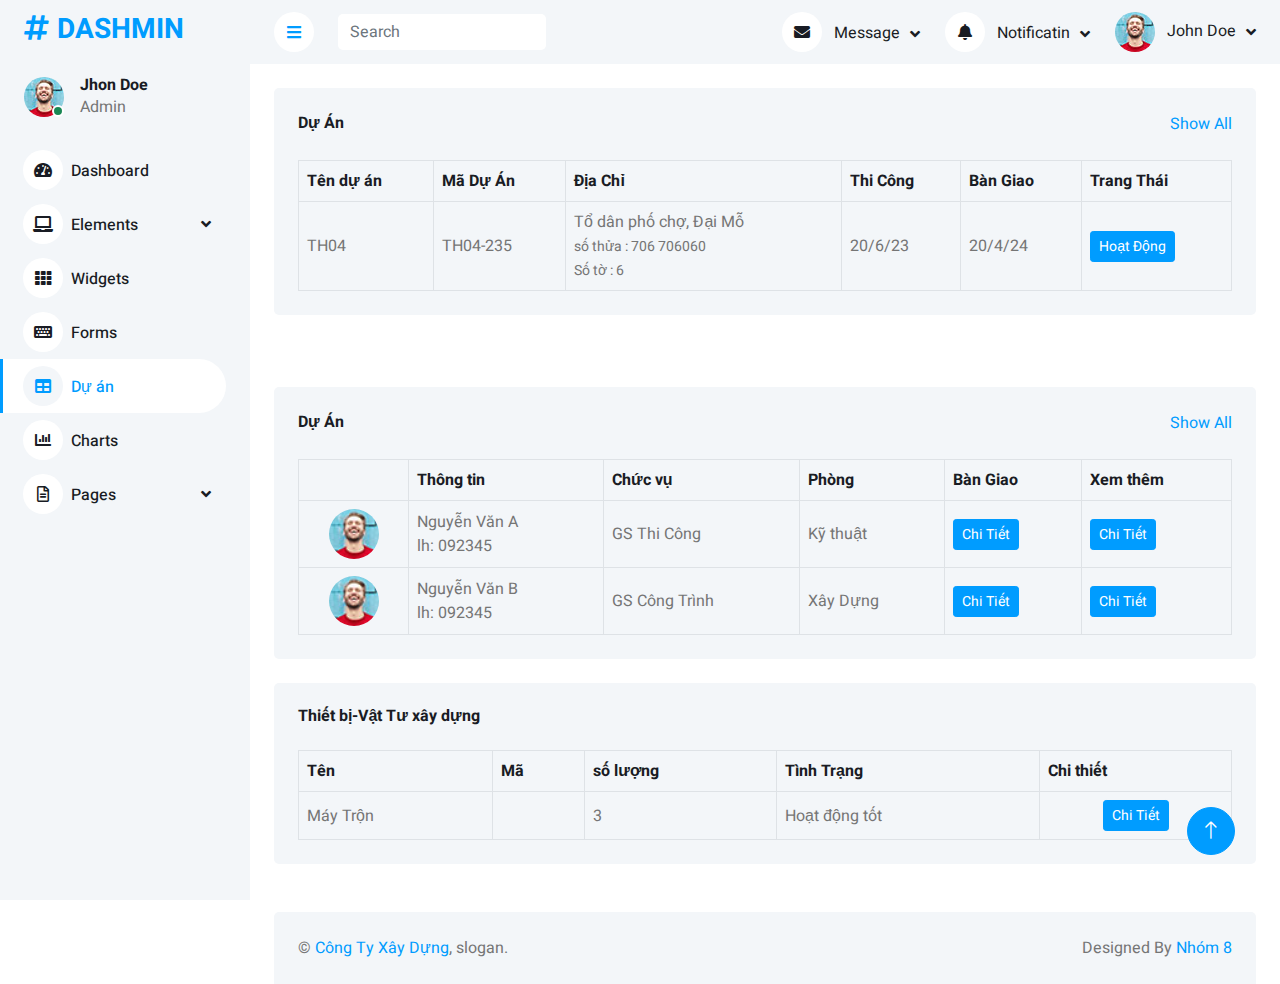
<file: device.html>
<!DOCTYPE html>
<html lang="en">

<head>
    <meta charset="utf-8">
    <title>Nguồn Lực</title>
    <meta content="width=device-width, initial-scale=1.0" name="viewport">
    <meta content="" name="keywords">
    <meta content="" name="description">

    <!-- Favicon -->
    <link href="img/favicon.ico" rel="icon">

    <!-- Google Web Fonts -->
    <link rel="preconnect" href="https://fonts.googleapis.com">
    <link rel="preconnect" href="https://fonts.gstatic.com" crossorigin>
    <link href="https://fonts.googleapis.com/css2?family=Heebo:wght@400;500;600;700&display=swap" rel="stylesheet">
    
    <!-- Icon Font Stylesheet -->
    <link href="https://cdnjs.cloudflare.com/ajax/libs/font-awesome/5.10.0/css/all.min.css" rel="stylesheet">
    <link href="https://cdn.jsdelivr.net/npm/bootstrap-icons@1.4.1/font/bootstrap-icons.css" rel="stylesheet">

    <!-- Libraries Stylesheet -->
    <link href="lib/owlcarousel/assets/owl.carousel.min.css" rel="stylesheet">
    <link href="lib/tempusdominus/css/tempusdominus-bootstrap-4.min.css" rel="stylesheet" />

    <!-- Customized Bootstrap Stylesheet -->
    <link href="css/bootstrap.min.css" rel="stylesheet">

    <!-- Template Stylesheet -->
    <link href="css/style.css" rel="stylesheet">
</head>

<body>
    <div class="container-xxl position-relative bg-white d-flex p-0">
        <!-- Spinner Start -->
        <div id="spinner" class="show bg-white position-fixed translate-middle w-100 vh-100 top-50 start-50 d-flex align-items-center justify-content-center">
            <div class="spinner-border text-primary" style="width: 3rem; height: 3rem;" role="status">
                <span class="sr-only">Loading...</span>
            </div>
        </div>
        <!-- Spinner End -->


        <!-- Sidebar Start -->
        <div class="sidebar pe-4 pb-3">
            <nav class="navbar bg-light navbar-light">
                <a href="index.html" class="navbar-brand mx-4 mb-3">
                    <h3 class="text-primary"><i class="fa fa-hashtag me-2"></i>DASHMIN</h3>
                </a>
                <div class="d-flex align-items-center ms-4 mb-4">
                    <div class="position-relative">
                        <img class="rounded-circle" src="img/user.jpg" alt="" style="width: 40px; height: 40px;">
                        <div class="bg-success rounded-circle border border-2 border-white position-absolute end-0 bottom-0 p-1"></div>
                    </div>
                    <div class="ms-3">
                        <h6 class="mb-0">Jhon Doe</h6>
                        <span>Admin</span>
                    </div>
                </div>
                <div class="navbar-nav w-100">
                    <a href="index.html" class="nav-item nav-link"><i class="fa fa-tachometer-alt me-2"></i>Dashboard</a>
                    <div class="nav-item dropdown">
                        <a href="#" class="nav-link dropdown-toggle" data-bs-toggle="dropdown"><i class="fa fa-laptop me-2"></i>Elements</a>
                        <div class="dropdown-menu bg-transparent border-0">
                            <a href="button.html" class="dropdown-item">Buttons</a>
                            <a href="typography.html" class="dropdown-item">Typography</a>
                            <a href="element.html" class="dropdown-item">Other Elements</a>
                        </div>
                    </div>
                    <a href="widget.html" class="nav-item nav-link"><i class="fa fa-th me-2"></i>Widgets</a>
                    <a href="form.html" class="nav-item nav-link"><i class="fa fa-keyboard me-2"></i>Forms</a>
                    <a href="employee.html" class="nav-item nav-link active"><i class="fa fa-table me-2"></i>Dự án<nav></nav></a>
                    <a href="chart.html" class="nav-item nav-link"><i class="fa fa-chart-bar me-2"></i>Charts</a>
                    <div class="nav-item dropdown">
                        <a href="#" class="nav-link dropdown-toggle" data-bs-toggle="dropdown"><i class="far fa-file-alt me-2"></i>Pages</a>
                        <div class="dropdown-menu bg-transparent border-0">
                            <a href="signin.html" class="dropdown-item">Sign In</a>
                            <a href="signup.html" class="dropdown-item">Sign Up</a>
                            <a href="404.html" class="dropdown-item">404 Error</a>
                            <a href="blank.html" class="dropdown-item">Blank Page</a>
                        </div>
                    </div>
                </div>
            </nav>
        </div>
        <!-- Sidebar End -->


        <!-- Content Start -->
        <div class="content">
            <!-- Navbar Start -->
            <nav class="navbar navbar-expand bg-light navbar-light sticky-top px-4 py-0">
                <a href="index.html" class="navbar-brand d-flex d-lg-none me-4">
                    <h2 class="text-primary mb-0"><i class="fa fa-hashtag"></i></h2>
                </a>
                <a href="#" class="sidebar-toggler flex-shrink-0">
                    <i class="fa fa-bars"></i>
                </a>
                <form class="d-none d-md-flex ms-4">
                    <input class="form-control border-0" type="search" placeholder="Search">
                </form>
                <div class="navbar-nav align-items-center ms-auto">
                    <div class="nav-item dropdown">
                        <a href="#" class="nav-link dropdown-toggle" data-bs-toggle="dropdown">
                            <i class="fa fa-envelope me-lg-2"></i>
                            <span class="d-none d-lg-inline-flex">Message</span>
                        </a>
                        <div class="dropdown-menu dropdown-menu-end bg-light border-0 rounded-0 rounded-bottom m-0">
                            <a href="#" class="dropdown-item">
                                <div class="d-flex align-items-center">
                                    <img class="rounded-circle" src="img/user.jpg" alt="" style="width: 40px; height: 40px;">
                                    <div class="ms-2">
                                        <h6 class="fw-normal mb-0">Jhon send you a message</h6>
                                        <small>15 minutes ago</small>
                                    </div>
                                </div>
                            </a>
                            <hr class="dropdown-divider">
                            <a href="#" class="dropdown-item">
                                <div class="d-flex align-items-center">
                                    <img class="rounded-circle" src="img/user.jpg" alt="" style="width: 40px; height: 40px;">
                                    <div class="ms-2">
                                        <h6 class="fw-normal mb-0">Jhon send you a message</h6>
                                        <small>15 minutes ago</small>
                                    </div>
                                </div>
                            </a>
                            <hr class="dropdown-divider">
                            <a href="#" class="dropdown-item">
                                <div class="d-flex align-items-center">
                                    <img class="rounded-circle" src="img/user.jpg" alt="" style="width: 40px; height: 40px;">
                                    <div class="ms-2">
                                        <h6 class="fw-normal mb-0">Jhon send you a message</h6>
                                        <small>15 minutes ago</small>
                                    </div>
                                </div>
                            </a>
                            <hr class="dropdown-divider">
                            <a href="#" class="dropdown-item text-center">See all message</a>
                        </div>
                    </div>
                    <div class="nav-item dropdown">
                        <a href="#" class="nav-link dropdown-toggle" data-bs-toggle="dropdown">
                            <i class="fa fa-bell me-lg-2"></i>
                            <span class="d-none d-lg-inline-flex">Notificatin</span>
                        </a>
                        <div class="dropdown-menu dropdown-menu-end bg-light border-0 rounded-0 rounded-bottom m-0">
                            <a href="#" class="dropdown-item">
                                <h6 class="fw-normal mb-0">Profile updated</h6>
                                <small>15 minutes ago</small>
                            </a>
                            <hr class="dropdown-divider">
                            <a href="#" class="dropdown-item">
                                <h6 class="fw-normal mb-0">New user added</h6>
                                <small>15 minutes ago</small>
                            </a>
                            <hr class="dropdown-divider">
                            <a href="#" class="dropdown-item">
                                <h6 class="fw-normal mb-0">Password changed</h6>
                                <small>15 minutes ago</small>
                            </a>
                            <hr class="dropdown-divider">
                            <a href="#" class="dropdown-item text-center">See all notifications</a>
                        </div>
                    </div>
                    <div class="nav-item dropdown">
                        <a href="#" class="nav-link dropdown-toggle" data-bs-toggle="dropdown">
                            <img class="rounded-circle me-lg-2" src="img/user.jpg" alt="" style="width: 40px; height: 40px;">
                            <span class="d-none d-lg-inline-flex">John Doe</span>
                        </a>
                        <div class="dropdown-menu dropdown-menu-end bg-light border-0 rounded-0 rounded-bottom m-0">
                            <a href="#" class="dropdown-item">My Profile</a>
                            <a href="#" class="dropdown-item">Settings</a>
                            <a href="#" class="dropdown-item">Log Out</a>
                        </div>
                    </div>
                </div>
            </nav>
            <!-- Navbar End -->

            <!-- Bảng dự án -->
            <div class="container-fluid pt-4 px-4">
                <div class="bg-light text-center rounded p-4">
                    <div class="d-flex align-items-center justify-content-between mb-4">
                        <h6 class="mb-0">Dự Án</h6>
                        <a href="">Show All</a>
                    </div>
                    <div class="table-responsive">
                        <table class="table text-start align-middle table-bordered table-hover mb-0">
                            <thead>
                                <tr class="text-dark">
                                    <!-- <th scope="col"><input class="form-check-input" type="checkbox"></th> -->
                                    <th scope="col">Tên dự án</th>
                                    <th scope="col">Mã Dự Án</th>
                                    <th scope="col">Địa Chỉ</th>
                                    <th scope="col">Thi Công</th>
                                    <th scope="col">Bàn Giao</th>
                                    <th scope="col">Trang Thái</th>
                                </tr>
                            </thead>
                            <tbody>
                                <tr>
                                    <!-- <td><input class="form-check-input" type="checkbox"></td> -->
                                    <td>TH04</td>
                                    <td>TH04-235</td>
                                    <td>Tổ dân phố chợ, Đại Mỗ 
                                        <br>
                                        <small>số thửa : 706 706060  </small>
                                        <br>
                                        <small>Số tờ : 6</small>
                                    </td>
                                    <td>20/6/23</td>
                                    <td>20/4/24</td>
                                    <td>
                                        <a class="btn btn-sm btn-primary" href="">Hoạt Động</a></td>
                                </tr>
                            </tbody>
                        </table>
                    </div>
                </div>
            </div>

            <br>
            <br>
            <!-- bảng kỹ sư -->

            <div class="container-fluid pt-4 px-4">
                <div class="bg-light text-center rounded p-4">
                    <div class="d-flex align-items-center justify-content-between mb-4">
                        <h6 class="mb-0">Dự Án</h6>
                        <a href="">Show All</a>
                    </div>
                    <div class="table-responsive">
                        <table class="table text-start align-middle table-bordered table-hover mb-0">
                            <thead>
                                <tr class="text-dark">
                                    <!-- <th scope="col"><input class="form-check-input" type="checkbox"></th> -->
                                    <th scope="col"></th>
                                    <th scope="col">Thông tin</th>
                                    <th scope="col">Chức vụ</th>
                                    <th scope="col">Phòng</th>
                                    <th scope="col">Bàn Giao</th>
                                    <th scope="col">Xem thêm</th>
                                </tr>
                            </thead>
                            <tbody>
                                <tr>
                                    <!-- <td><input class="form-check-input" type="checkbox"></td> -->
                                    <td style="text-align: center;" ><img class="rounded-circle" src="img/user.jpg" alt="" style="width: 50px; height: 50px;"></td>
                                    <td>Nguyễn Văn A 
                                        <br>
                                        lh: 092345   
                                    </td>
                                    <td>
                                        GS Thi Công
                                    </td>
                                    <td>Kỹ thuật</td>
                                    <td>
                                        <a class="btn btn-sm btn-primary" href="">Chi Tiết</a>
                                    </td>
                                    <td>
                                        <a class="btn btn-sm btn-primary" href="">Chi Tiết</a>
                                    </td>
                                </tr>

                                <tr>
                                    <!-- <td><input class="form-check-input" type="checkbox"></td> -->
                                    <td style="text-align: center;" ><img class="rounded-circle" src="img/user.jpg" alt="" style="width: 50px; height: 50px;"></td>
                                    <td>Nguyễn Văn B 
                                        <br>
                                        lh: 092345   
                                    </td>
                                    <td>
                                        GS Công Trình
                                    </td>
                                    <td>Xây Dựng</td>
                                    <td>
                                        <a class="btn btn-sm btn-primary" href="">Chi Tiết</a>
                                    </td>
                                    <td>
                                        <a class="btn btn-sm btn-primary" href="">Chi Tiết</a>
                                    </td>
                                </tr>
                            </tbody>
                        </table>
                    </div>
                </div>
            </div>


            <!-- Table End -->
                        <!-- Bảng vật tư -->
                        <div class="container-fluid pt-4 px-4">
                            <div class="bg-light text-center rounded p-4">
                                <div class="d-flex align-items-center justify-content-between mb-4">
                                    <h6 class="mb-0">Thiết bị-Vật Tư xây dựng</h6>
                                    <!-- <a href="">Show All</a> -->
                                </div>
                                <div class="table-responsive">
                                    <table class="table text-start align-middle table-bordered table-hover mb-0">
                                        <thead>
                                            <tr class="text-dark">
                                                <!-- <th scope="col"><input class="form-check-input" type="checkbox"></th> -->
                                                <th scope="col">Tên</th>
                                                <th scope="col">Mã</th>
                                                <th scope="col">số lượng</th>
                                                <th scope="col">Tình Trạng</th>
                                                <th scope="col">Chi thiết</th>
                                            </tr>
                                        </thead>
                                        <tbody>
                                            <tr>
                                                <!-- <td><input class="form-check-input" type="checkbox"></td> -->
                                                <td>Máy Trộn</td>
                                                <td></td>
                                                <td>3</td>
                                                <td>Hoạt động tốt</td>
                                                <td style="text-align: center;" ><a class="btn btn-sm btn-primary" href="">Chi Tiết</a></td>
                                        </tbody>
                                    </table>
                                </div>
                            </div>
                        </div>
            
                        <br>


            <!-- Footer Start -->
            <div class="container-fluid pt-4 px-4">
                <div class="bg-light rounded-top p-4">
                    <div class="row">
                        <div class="col-12 col-sm-6 text-center text-sm-start">
                            &copy; <a href="#">Công Ty Xây Dựng</a>, slogan. 
                        </div>
                        <div class="col-12 col-sm-6 text-center text-sm-end">
                            <!--/*** This template is free as long as you keep the footer author’s credit link/attribution link/backlink. If you'd like to use the template without the footer author’s credit link/attribution link/backlink, you can purchase the Credit Removal License from "https://htmlcodex.com/credit-removal". Thank you for your support. ***/-->
                            Designed By <a href="https://htmlcodex.com">Nhóm 8</a>
                        </div>
                    </div>
                </div>
            </div>
            <!-- Footer End -->
        </div>
        <!-- Content End -->


        <!-- Back to Top -->
        <a href="#" class="btn btn-lg btn-primary btn-lg-square back-to-top"><i class="bi bi-arrow-up"></i></a>
    </div>

    <!-- JavaScript Libraries -->
    <script src="https://code.jquery.com/jquery-3.4.1.min.js"></script>
    <script src="https://cdn.jsdelivr.net/npm/bootstrap@5.0.0/dist/js/bootstrap.bundle.min.js"></script>
    <script src="lib/chart/chart.min.js"></script>
    <script src="lib/easing/easing.min.js"></script>
    <script src="lib/waypoints/waypoints.min.js"></script>
    <script src="lib/owlcarousel/owl.carousel.min.js"></script>
    <script src="lib/tempusdominus/js/moment.min.js"></script>
    <script src="lib/tempusdominus/js/moment-timezone.min.js"></script>
    <script src="lib/tempusdominus/js/tempusdominus-bootstrap-4.min.js"></script>

    <!-- Template Javascript -->
    <script src="js/main.js"></script>
</body>

</html>
</file>
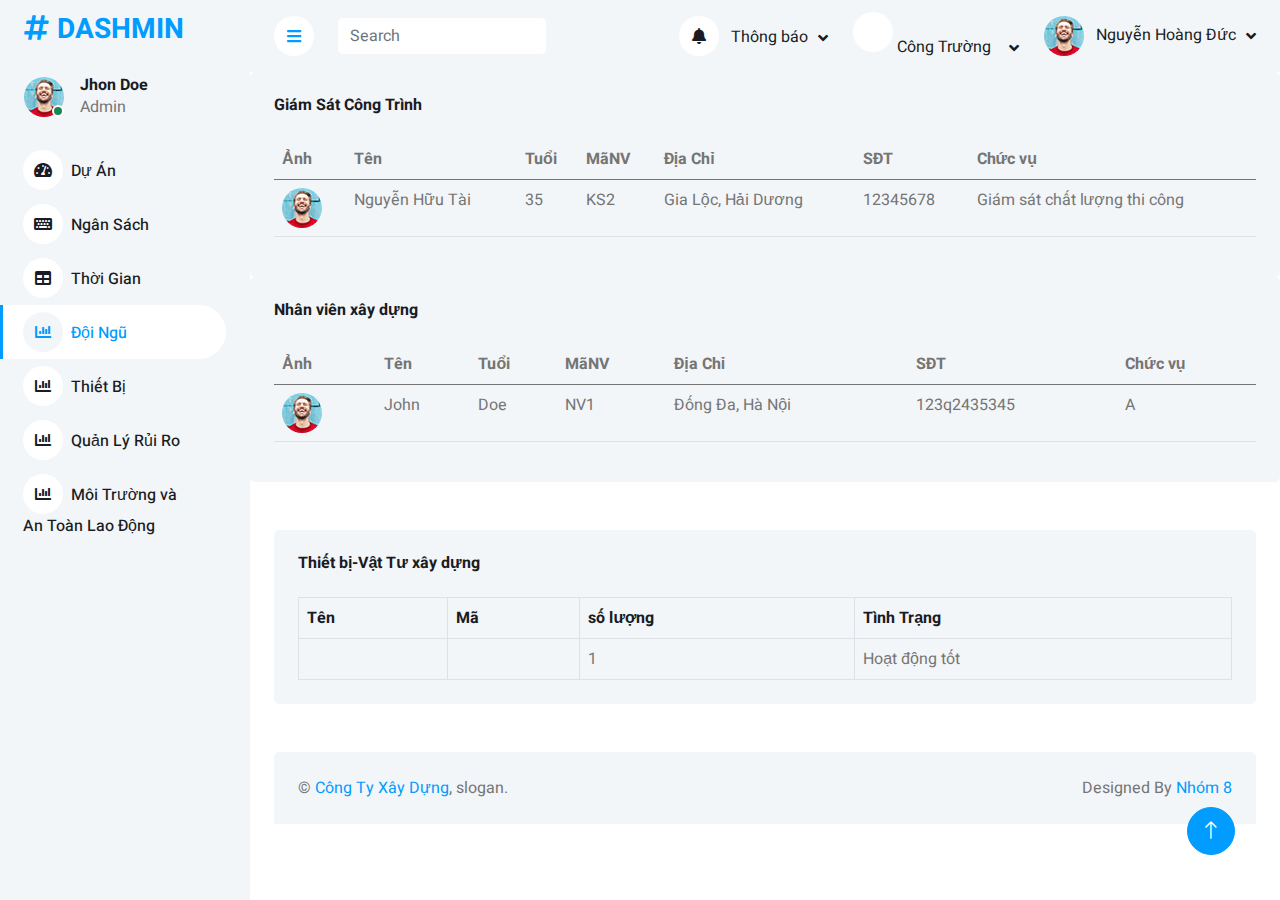
<file: employee.html>
<!DOCTYPE html>
<html lang="en">

<head>
    <meta charset="utf-8">
    <title>Đội ngũ</title>
    <meta content="width=device-width, initial-scale=1.0" name="viewport">
    <meta content="" name="keywords">
    <meta content="" name="description">

    <!-- Favicon -->
    <link href="img/favicon.ico" rel="icon">

    <!-- Google Web Fonts -->
    <link rel="preconnect" href="https://fonts.googleapis.com">
    <link rel="preconnect" href="https://fonts.gstatic.com" crossorigin>
    <link href="https://fonts.googleapis.com/css2?family=Heebo:wght@400;500;600;700&display=swap" rel="stylesheet">
    
    <!-- Icon Font Stylesheet -->
    <link href="https://cdnjs.cloudflare.com/ajax/libs/font-awesome/5.10.0/css/all.min.css" rel="stylesheet">
    <link href="https://cdn.jsdelivr.net/npm/bootstrap-icons@1.4.1/font/bootstrap-icons.css" rel="stylesheet">

    <!-- Libraries Stylesheet -->
    <link href="lib/owlcarousel/assets/owl.carousel.min.css" rel="stylesheet">
    <link href="lib/tempusdominus/css/tempusdominus-bootstrap-4.min.css" rel="stylesheet" />

    <!-- Customized Bootstrap Stylesheet -->
    <link href="css/bootstrap.min.css" rel="stylesheet">

    <!-- Template Stylesheet -->
    <link href="css/style.css" rel="stylesheet">
</head>

<body>
    <div class="container-xxl position-relative bg-white d-flex p-0">
        <!-- Spinner Start -->
        <div id="spinner" class="show bg-white position-fixed translate-middle w-100 vh-100 top-50 start-50 d-flex align-items-center justify-content-center">
            <div class="spinner-border text-primary" style="width: 3rem; height: 3rem;" role="status">
                <span class="sr-only">Loading...</span>
            </div>
        </div>
        <!-- Spinner End -->


        <!-- Sidebar Start -->
        <div class="sidebar pe-4 pb-3">
            <nav class="navbar bg-light navbar-light">
                <a href="index.html" class="navbar-brand mx-4 mb-3">
                    <h3 class="text-primary"><i class="fa fa-hashtag me-2"></i>DASHMIN</h3>
                </a>
                <div class="d-flex align-items-center ms-4 mb-4">
                    <div class="position-relative">
                        <img class="rounded-circle" src="img/user.jpg" alt="" style="width: 40px; height: 40px;">
                        <div class="bg-success rounded-circle border border-2 border-white position-absolute end-0 bottom-0 p-1"></div>
                    </div>
                    <div class="ms-3">
                        <h6 class="mb-0">Jhon Doe</h6>
                        <span>Admin</span>
                    </div>
                </div>
                <div class="navbar-nav w-100">
                    <a href="index.html" class="nav-item nav-link"><i class="fa fa-tachometer-alt me-2"></i>Dự Án</a>
                    <!-- <div class="nav-item dropdown">
                        <a href="#" class="nav-link dropdown-toggle" data-bs-toggle="dropdown"><i class="fa fa-laptop me-2"></i>Dự Án</a>
                        <div class="dropdown-menu bg-transparent border-0">
                            <a href="button.html" class="dropdown-item">D</a>
                            <a href="typography.html" class="dropdown-item">Nguồn lực</a>
                            <a href="element.html" class="dropdown-item">Công Việc</a>
                        </div>
                    </div> -->
                    <a href="" class="nav-item nav-link"><i class="fa fa-keyboard me-2"></i>Ngân Sách</a>
                    <a href="" class="nav-item nav-link"><i class="fa fa-table me-2"></i>Thời Gian</a>
                    <a href="employee.html" class="nav-item nav-link active"><i class="fa fa-chart-bar me-2"></i>Đội Ngũ</a>
                    <a href="" class="nav-item nav-link"><i class="fa fa-chart-bar me-2"></i>Thiết Bị</a>
                    <a href="" class="nav-item nav-link"><i class="fa fa-chart-bar me-2"></i>Quản Lý Rủi Ro</a>
                    <a href="" class="nav-item nav-link"><i class="fa fa-chart-bar me-2"></i>Môi Trường và <br> An Toàn Lao Động</a>

                    <!-- <div class="nav-item dropdown">
                        <a href="#" class="nav-link dropdown-toggle" data-bs-toggle="dropdown"><i class="far fa-file-alt me-2"></i>Pages</a>
                        <div class="dropdown-menu bg-transparent border-0">
                            <a href="signin.html" class="dropdown-item">Sign In</a>
                            <a href="signup.html" class="dropdown-item">Sign Up</a>
                            <a href="404.html" class="dropdown-item">404 Error</a>
                            <a href="blank.html" class="dropdown-item">Blank Page</a>
                        </div>
                    </div> -->
                </div>
            </nav>
        </div>
        
        <!-- Sidebar End -->


        <!-- Content Start -->
        <div class="content">
            <!-- Navbar Start -->
            <nav class="navbar navbar-expand bg-light navbar-light sticky-top px-4 py-0">
                <a href="index.html" class="navbar-brand d-flex d-lg-none me-4">
                    <h2 class="text-primary mb-0"><i class="fa fa-hashtag"></i></h2>
                </a>
                <a href="#" class="sidebar-toggler flex-shrink-0">
                    <i class="fa fa-bars"></i>
                </a>
                <form class="d-none d-md-flex ms-4">
                    <input class="form-control border-0" type="search" placeholder="Search">
                </form>
                <div class="navbar-nav align-items-center ms-auto">
                    <div class="nav-item dropdown">
                        <a href="#" class="nav-link dropdown-toggle" data-bs-toggle="dropdown">
                            <i class="fa fa-bell me-lg-2"></i>
                            <span class="d-none d-lg-inline-flex">Thông báo</span>
                        </a>
                        <div class="dropdown-menu dropdown-menu-end bg-light border-0 rounded-0 rounded-bottom m-0">
                            <a href="#" class="dropdown-item">
                                <div class="d-flex align-items-center">
                                    <img class="rounded-circle" src="img/user.jpg" alt="" style="width: 40px; height: 40px;">
                                    <div class="ms-2">
                                        <h6 class="fw-normal mb-0">Jhon send you a message</h6>
                                        <small>15 minutes ago</small>
                                    </div>
                                </div>
                            </a>
                            <hr class="dropdown-divider">
                            <a href="#" class="dropdown-item">
                                <div class="d-flex align-items-center">
                                    <img class="rounded-circle" src="img/user.jpg" alt="" style="width: 40px; height: 40px;">
                                    <div class="ms-2">
                                        <h6 class="fw-normal mb-0">Jhon send you a message</h6>
                                        <small>15 minutes ago</small>
                                    </div>
                                </div>
                            </a>
                            <hr class="dropdown-divider">
                            <a href="#" class="dropdown-item">
                                <div class="d-flex align-items-center">
                                    <img class="rounded-circle" src="img/user.jpg" alt="" style="width: 40px; height: 40px;">
                                    <div class="ms-2">
                                        <h6 class="fw-normal mb-0">Jhon send you a message</h6>
                                        <small>15 minutes ago</small>
                                    </div>
                                </div>
                            </a>
                            <hr class="dropdown-divider">
                            <a href="#" class="dropdown-item text-center">See all message</a>
                        </div>
                    </div>
                    <div class="nav-item dropdown">
                        <a href="#" class="nav-link dropdown-toggle" data-bs-toggle="dropdown">
                            <!-- <i class="fa fa-bell me-lg-2"></i> -->
                            <i class="fa-solid fa-building-shield"></i>
                            <span class="d-none d-lg-inline-flex me-lg-2 ">Công Trường</span>
                        </a>
                        <div class="dropdown-menu dropdown-menu-end bg-light border-0 rounded-0 rounded-bottom m-0">
                            <a href="#" class="dropdown-item">
                                <h6 class="fw-normal mb-0">Nhận vật liệu xây dựng</h6>
                                <small>15 phút trước</small>
                            </a>
                            <hr class="dropdown-divider">
                            <a href="#" class="dropdown-item">
                                <h6 class="fw-normal mb-0">Nhận vật tư</h6>
                                <small>20 phút trước</small>
                            </a>
                            <hr class="dropdown-divider">
                            <a href="#" class="dropdown-item">
                                <h6 class="fw-normal mb-0">Chấm Công</h6>
                                <small>7h:30p</small>
                            </a>
                            <hr class="dropdown-divider">
                            <a href="#" class="dropdown-item text-center">See all notifications</a>
                        </div>
                    </div>
                    <div class="nav-item dropdown">
                        <a href="#" class="nav-link dropdown-toggle" data-bs-toggle="dropdown">
                            <img class="rounded-circle me-lg-2" src="img/user.jpg" alt="" style="width: 40px; height: 40px;">
                            <span class="d-none d-lg-inline-flex">Nguyễn Hoàng Đức</span>
                        </a>
                        <div class="dropdown-menu dropdown-menu-end bg-light border-0 rounded-0 rounded-bottom m-0">
                            <a href="#" class="dropdown-item">Tài Khoảng của tôi</a>
                            <a href="#" class="dropdown-item">Cài đặt</a>
                            <a href="#" class="dropdown-item">Đăng xuất</a>
                        </div>
                    </div>
                </div>
            </nav>
            <!-- Navbar End -->

            <!-- Bảng dự án -->
            <!-- bảng kỹ sư -->

                    <div class="col-12">
                        <div class="bg-light rounded h-100 p-4">
                            <h6 class="mb-4">Giám Sát Công Trình</h6>
                            <div class="table-responsive">
                                <table class="table">
                                    <thead>
                                        <tr>
                                            <th scope="col">Ảnh</th>
                                            <th scope="col">Tên</th>
                                            <th scope="col">Tuổi</th>
                                            <th scope="col">MãNV</th>
                                            <th scope="col">Địa Chỉ</th>
                                            <th scope="col">SĐT</th>
                                            <th scope="col">Chức vụ</th>
                                        </tr>
                                    </thead>
                                    <tbody>
                                        <tr>
                                            <th scope="row"> <img class="rounded-circle" src="img/user.jpg" alt="" style="width: 40px; height: 40px;"></th>
                                            <td>Nguyễn Hữu Tài</td>
                                            <td>35</td>
                                            <td>KS2</td>
                                            <td>Gia Lộc, Hải Dương</td>
                                            <td>12345678</td>
                                            <td>Giám sát chất lượng thi công</td>
                                        </tr>
                                    </tbody>
                                </table>
                            </div>
                        </div>
                    </div>

                    <!-- bảng nhân viên-->
                    <div class="col-12">
                        <div class="bg-light rounded h-100 p-4">
                            <h6 class="mb-4">Nhân viên xây dựng</h6>
                            <div class="table-responsive">
                                <table class="table">
                                    <thead>
                                        <tr>
                                            <th scope="col">Ảnh</th>
                                            <th scope="col">Tên</th>
                                            <th scope="col">Tuổi</th>
                                            <th scope="col">MãNV</th>
                                            <th scope="col">Địa Chỉ</th>
                                            <th scope="col">SĐT</th>
                                            <th scope="col">Chức vụ</th>
                                        </tr>
                                    </thead>
                                    <tbody>
                                        <tr>
                                            <th scope="row"> <img class="rounded-circle" src="img/user.jpg" alt="" style="width: 40px; height: 40px;"></th>
                                            <td>John</td>
                                            <td>Doe</td>
                                            <td>NV1</td>
                                            <td>Đống Đa, Hà Nội</td>
                                            <td>123q2435345</td>
                                            <td>A</td>
                                        </tr>
                                    </tbody>
                                </table>
                            </div>
                        </div>
                    </div>

                    <br>
            <!-- Table End -->
                        <!-- Bảng vật tư -->
                        <div class="container-fluid pt-4 px-4">
                            <div class="bg-light text-center rounded p-4">
                                <div class="d-flex align-items-center justify-content-between mb-4">
                                    <h6 class="mb-0">Thiết bị-Vật Tư xây dựng</h6>
                                    <!-- <a href="">Show All</a> -->
                                </div>
                                <div class="table-responsive">
                                    <table class="table text-start align-middle table-bordered table-hover mb-0">
                                        <thead>
                                            <tr class="text-dark">
                                                <!-- <th scope="col"><input class="form-check-input" type="checkbox"></th> -->
                                                <th scope="col">Tên</th>
                                                <th scope="col">Mã</th>
                                                <th scope="col">số lượng</th>
                                                <th scope="col">Tình Trạng</th>
                                            </tr>
                                        </thead>
                                        <tbody>
                                            <tr>
                                                <!-- <td><input class="form-check-input" type="checkbox"></td> -->
                                                <td></td>
                                                <td></td>
                                                <td>1</td>
                                                <td>Hoạt động tốt</td>
                                        </tbody>
                                    </table>
                                </div>
                            </div>
                        </div>
            
                        <br>


            <!-- Footer Start -->
            <div class="container-fluid pt-4 px-4">
                <div class="bg-light rounded-top p-4">
                    <div class="row">
                        <div class="col-12 col-sm-6 text-center text-sm-start">
                            &copy; <a href="#">Công Ty Xây Dựng</a>, slogan. 
                        </div>
                        <div class="col-12 col-sm-6 text-center text-sm-end">
                            <!--/*** This template is free as long as you keep the footer author’s credit link/attribution link/backlink. If you'd like to use the template without the footer author’s credit link/attribution link/backlink, you can purchase the Credit Removal License from "https://htmlcodex.com/credit-removal". Thank you for your support. ***/-->
                            Designed By <a href="https://htmlcodex.com">Nhóm 8</a>
                        </div>
                    </div>
                </div>
            </div>
            <!-- Footer End -->
        </div>
        <!-- Content End -->


        <!-- Back to Top -->
        <a href="#" class="btn btn-lg btn-primary btn-lg-square back-to-top"><i class="bi bi-arrow-up"></i></a>
    </div>

    <!-- JavaScript Libraries -->
    <script src="https://code.jquery.com/jquery-3.4.1.min.js"></script>
    <script src="https://cdn.jsdelivr.net/npm/bootstrap@5.0.0/dist/js/bootstrap.bundle.min.js"></script>
    <script src="lib/chart/chart.min.js"></script>
    <script src="lib/easing/easing.min.js"></script>
    <script src="lib/waypoints/waypoints.min.js"></script>
    <script src="lib/owlcarousel/owl.carousel.min.js"></script>
    <script src="lib/tempusdominus/js/moment.min.js"></script>
    <script src="lib/tempusdominus/js/moment-timezone.min.js"></script>
    <script src="lib/tempusdominus/js/tempusdominus-bootstrap-4.min.js"></script>

    <!-- Template Javascript -->
    <script src="js/main.js"></script>
</body>

</html>
</file>
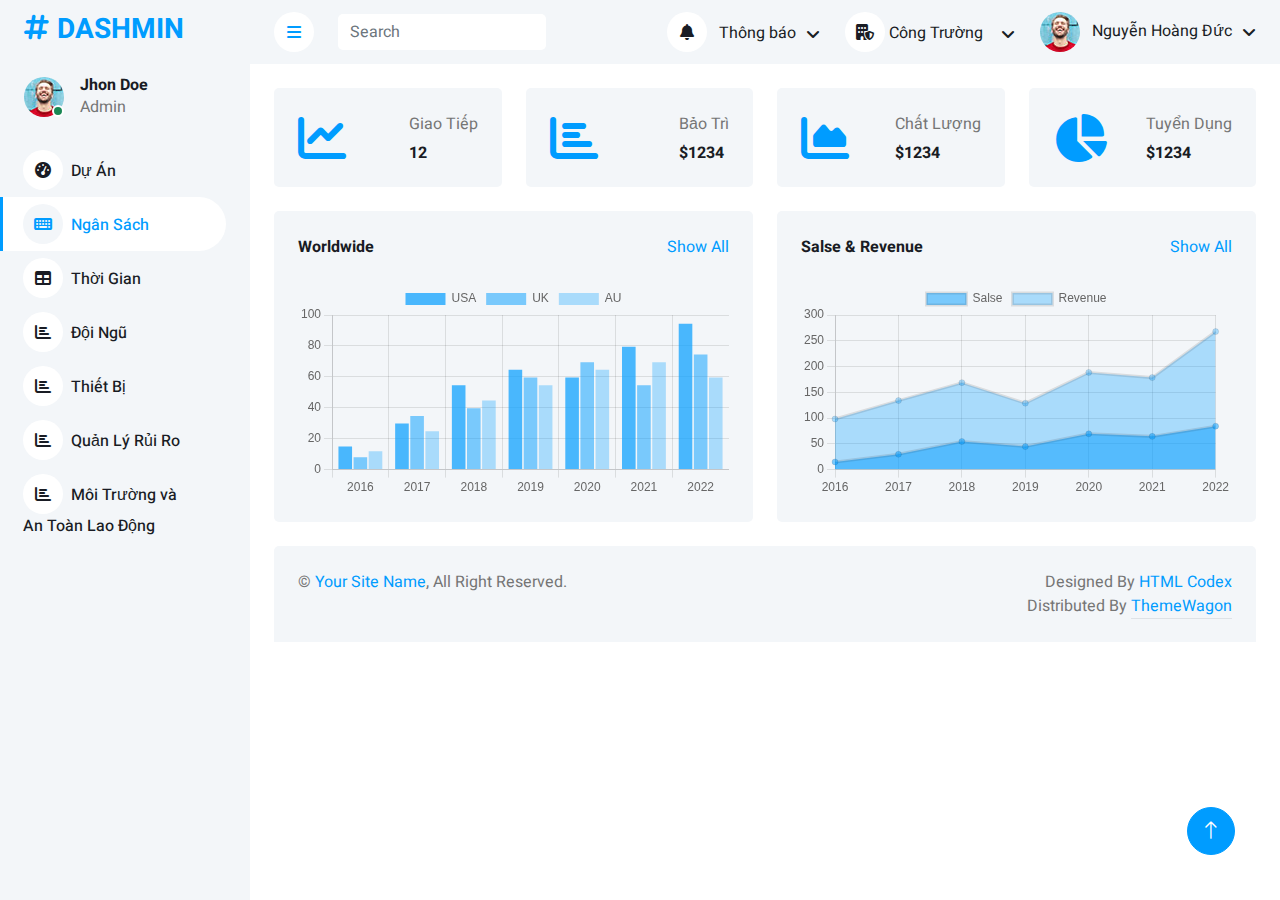
<file: finance.html>
<!DOCTYPE html>
<html lang="en">

<head>
    <meta charset="utf-8">
    <title>Ngân Sách</title>
    <meta content="width=device-width, initial-scale=1.0" name="viewport">
    <meta content="" name="keywords">
    <meta content="" name="description">

    <!-- Favicon -->
    <link href="img/favicon.ico" rel="icon">

    <!-- Google Web Fonts -->
    <link rel="preconnect" href="https://fonts.googleapis.com">
    <link rel="preconnect" href="https://fonts.gstatic.com" crossorigin>
    <link href="https://fonts.googleapis.com/css2?family=Heebo:wght@400;500;600;700&display=swap" rel="stylesheet">
    
    <!-- Icon Font Stylesheet -->
    <link href="https://cdnjs.cloudflare.com/ajax/libs/font-awesome/6.4.2/css/all.min.css" rel="stylesheet">
    <link href="https://cdn.jsdelivr.net/npm/bootstrap-icons@1.4.1/font/bootstrap-icons.css" rel="stylesheet">

    <!-- Libraries Stylesheet -->
    <link href="lib/owlcarousel/assets/owl.carousel.min.css" rel="stylesheet">
    <link href="lib/tempusdominus/css/tempusdominus-bootstrap-4.min.css" rel="stylesheet" />

    <!-- Customized Bootstrap Stylesheet -->
    <link href="css/bootstrap.min.css" rel="stylesheet">

    <!-- Template Stylesheet -->
    <link href="css/style.css" rel="stylesheet">
</head>

<body>

    <div class="container-xxl position-relative bg-white d-flex p-0">
        <!-- Spinner Start -->
        <div id="spinner" class="show bg-white position-fixed translate-middle w-100 vh-100 top-50 start-50 d-flex align-items-center justify-content-center">
            <div class="spinner-border text-primary" style="width: 3rem; height: 3rem;" role="status">
                <span class="sr-only">Loading...</span>
            </div>
        </div>
        <!-- Spinner End -->


        <!-- Sidebar Start -->
        <div class="sidebar pe-4 pb-3">
            <nav class="navbar bg-light navbar-light">
                <a href="index.html" class="navbar-brand mx-4 mb-3">
                    <h3 class="text-primary"><i class="fa fa-hashtag me-2"></i>DASHMIN</h3>
                </a>
                <div class="d-flex align-items-center ms-4 mb-4">
                    <div class="position-relative">
                        <img class="rounded-circle" src="img/user.jpg" alt="" style="width: 40px; height: 40px;">
                        <div class="bg-success rounded-circle border border-2 border-white position-absolute end-0 bottom-0 p-1"></div>
                    </div>
                    <div class="ms-3">
                        <h6 class="mb-0">Jhon Doe</h6>
                        <span>Admin</span>
                    </div>
                </div>
                <div class="navbar-nav w-100">
                    <a href="index.html" class="nav-item nav-link"><i class="fa fa-tachometer-alt me-2"></i>Dự Án</a>
                    <!-- <div class="nav-item dropdown">
                        <a href="#" class="nav-link dropdown-toggle" data-bs-toggle="dropdown"><i class="fa fa-laptop me-2"></i>Dự Án</a>
                        <div class="dropdown-menu bg-transparent border-0">
                            <a href="button.html" class="dropdown-item">D</a>
                            <a href="typography.html" class="dropdown-item">Nguồn lực</a>
                            <a href="element.html" class="dropdown-item">Công Việc</a>
                        </div>
                    </div> -->
                    <a href="" class="nav-item nav-link active"><i class="fa fa-keyboard me-2"></i>Ngân Sách</a>
                    <a href="" class="nav-item nav-link"><i class="fa fa-table me-2"></i>Thời Gian</a>
                    <a href="employee.html" class="nav-item nav-link"><i class="fa fa-chart-bar me-2"></i>Đội Ngũ</a>
                    <a href="" class="nav-item nav-link"><i class="fa fa-chart-bar me-2"></i>Thiết Bị</a>
                    <a href="" class="nav-item nav-link"><i class="fa fa-chart-bar me-2"></i>Quản Lý Rủi Ro</a>
                    <a href="" class="nav-item nav-link"><i class="fa fa-chart-bar me-2"></i>Môi Trường và <br> An Toàn Lao Động</a>

                    <!-- <div class="nav-item dropdown">
                        <a href="#" class="nav-link dropdown-toggle" data-bs-toggle="dropdown"><i class="far fa-file-alt me-2"></i>Pages</a>
                        <div class="dropdown-menu bg-transparent border-0">
                            <a href="signin.html" class="dropdown-item">Sign In</a>
                            <a href="signup.html" class="dropdown-item">Sign Up</a>
                            <a href="404.html" class="dropdown-item">404 Error</a>
                            <a href="blank.html" class="dropdown-item">Blank Page</a>
                        </div>
                    </div> -->
                </div>
            </nav>
        </div>
        <!-- Sidebar End -->


        <!-- Content Start -->
        <div class="content">
            <!-- Navbar Start -->
            <nav class="navbar navbar-expand bg-light navbar-light sticky-top px-4 py-0">
                <a href="index.html" class="navbar-brand d-flex d-lg-none me-4">
                    <h2 class="text-primary mb-0"><i class="fa fa-hashtag"></i></h2>
                </a>
                <a href="#" class="sidebar-toggler flex-shrink-0">
                    <i class="fa fa-bars"></i>
                </a>
                <form class="d-none d-md-flex ms-4">
                    <input class="form-control border-0" type="search" placeholder="Search">
                </form>
                <div class="navbar-nav align-items-center ms-auto">
                    <div class="nav-item dropdown">
                        <a href="#" class="nav-link dropdown-toggle" data-bs-toggle="dropdown">
                            <i class="fa fa-bell me-lg-2"></i>
                            <span class="d-none d-lg-inline-flex">Thông báo</span>
                        </a>
                        <div class="dropdown-menu dropdown-menu-end bg-light border-0 rounded-0 rounded-bottom m-0">
                            <a href="#" class="dropdown-item">
                                <div class="d-flex align-items-center">
                                    <img class="rounded-circle" src="img/user.jpg" alt="" style="width: 40px; height: 40px;">
                                    <div class="ms-2">
                                        <h6 class="fw-normal mb-0">Jhon send you a message</h6>
                                        <small>15 minutes ago</small>
                                    </div>
                                </div>
                            </a>
                            <hr class="dropdown-divider">
                            <a href="#" class="dropdown-item">
                                <div class="d-flex align-items-center">
                                    <img class="rounded-circle" src="img/user.jpg" alt="" style="width: 40px; height: 40px;">
                                    <div class="ms-2">
                                        <h6 class="fw-normal mb-0">Jhon send you a message</h6>
                                        <small>15 minutes ago</small>
                                    </div>
                                </div>
                            </a>
                            <hr class="dropdown-divider">
                            <a href="#" class="dropdown-item">
                                <div class="d-flex align-items-center">
                                    <img class="rounded-circle" src="img/user.jpg" alt="" style="width: 40px; height: 40px;">
                                    <div class="ms-2">
                                        <h6 class="fw-normal mb-0">Jhon send you a message</h6>
                                        <small>15 minutes ago</small>
                                    </div>
                                </div>
                            </a>
                            <hr class="dropdown-divider">
                            <a href="#" class="dropdown-item text-center">See all message</a>
                        </div>
                    </div>
                    <div class="nav-item dropdown">
                        <a href="#" class="nav-link dropdown-toggle" data-bs-toggle="dropdown">
                            <!-- <i class="fa fa-bell me-lg-2"></i> -->
                            <i class="fa-solid fa-building-shield"></i>
                            <span class="d-none d-lg-inline-flex me-lg-2 ">Công Trường</span>
                        </a>
                        <div class="dropdown-menu dropdown-menu-end bg-light border-0 rounded-0 rounded-bottom m-0">
                            <a href="#" class="dropdown-item">
                                <h6 class="fw-normal mb-0">Nhận vật liệu xây dựng</h6>
                                <small>15 phút trước</small>
                            </a>
                            <hr class="dropdown-divider">
                            <a href="#" class="dropdown-item">
                                <h6 class="fw-normal mb-0">Nhận vật tư</h6>
                                <small>20 phút trước</small>
                            </a>
                            <hr class="dropdown-divider">
                            <a href="#" class="dropdown-item">
                                <h6 class="fw-normal mb-0">Chấm Công</h6>
                                <small>7h:30p</small>
                            </a>
                            <hr class="dropdown-divider">
                            <a href="#" class="dropdown-item text-center">See all notifications</a>
                        </div>
                    </div>
                    <div class="nav-item dropdown">
                        <a href="#" class="nav-link dropdown-toggle" data-bs-toggle="dropdown">
                            <img class="rounded-circle me-lg-2" src="img/user.jpg" alt="" style="width: 40px; height: 40px;">
                            <span class="d-none d-lg-inline-flex">Nguyễn Hoàng Đức</span>
                        </a>
                        <div class="dropdown-menu dropdown-menu-end bg-light border-0 rounded-0 rounded-bottom m-0">
                            <a href="#" class="dropdown-item">Tài Khoảng của tôi</a>
                            <a href="#" class="dropdown-item">Cài đặt</a>
                            <a href="#" class="dropdown-item">Đăng xuất</a>
                        </div>
                    </div>
                </div>
            </nav>
            <!-- Navbar End -->


            <!-- Sale & Revenue Start -->
            <div class="container-fluid pt-4 px-4">
                <div class="row g-4">
                    <div class="col-sm-6 col-xl-3">
                        <div class="bg-light rounded d-flex align-items-center justify-content-between p-4">
                            <i class="fa fa-chart-line fa-3x text-primary"></i>
                            <div class="ms-3">
                                <p class="mb-2">Giao Tiếp</p>
                                <h6 class="mb-0">12</h6>
                            </div>
                        </div>
                    </div>
                    <div class="col-sm-6 col-xl-3">
                        <div class="bg-light rounded d-flex align-items-center justify-content-between p-4">
                            <i class="fa fa-chart-bar fa-3x text-primary"></i>
                            <div class="ms-3">
                                <p class="mb-2">Bảo Trì</p>
                                <h6 class="mb-0">$1234</h6>
                            </div>
                        </div>
                    </div>
                    <div class="col-sm-6 col-xl-3">
                        <div class="bg-light rounded d-flex align-items-center justify-content-between p-4">
                            <i class="fa fa-chart-area fa-3x text-primary"></i>
                            <div class="ms-3">
                                <p class="mb-2">Chất Lượng</p>
                                <h6 class="mb-0">$1234</h6>
                            </div>
                        </div>
                    </div>
                    <div class="col-sm-6 col-xl-3">
                        <div class="bg-light rounded d-flex align-items-center justify-content-between p-4">
                            <i class="fa fa-chart-pie fa-3x text-primary"></i>
                            <div class="ms-3">
                                <p class="mb-2">Tuyển Dụng</p>
                                <h6 class="mb-0">$1234</h6>
                            </div>
                        </div>
                    </div>
                </div>
            </div>
            <!-- Sale & Revenue End -->


            <!-- Sales Chart Start -->
            <div class="container-fluid pt-4 px-4">
                <div class="row g-4">
                    <div class="col-sm-12 col-xl-6">
                        <div class="bg-light text-center rounded p-4">
                            <div class="d-flex align-items-center justify-content-between mb-4">
                                <h6 class="mb-0">Worldwide</h6>
                                <a href="">Show All</a>
                            </div>
                            <canvas id="worldwide-sales"></canvas>
                        </div>
                    </div>
                    <div class="col-sm-12 col-xl-6">
                        <div class="bg-light text-center rounded p-4">
                            <div class="d-flex align-items-center justify-content-between mb-4">
                                <h6 class="mb-0">Salse & Revenue</h6>
                                <a href="">Show All</a>
                            </div>
                            <canvas id="salse-revenue"></canvas>
                        </div>
                    </div>
                </div>
            </div>
            <!-- Sales Chart End -->


            

            <!-- Footer Start -->
            <div class="container-fluid pt-4 px-4">
                <div class="bg-light rounded-top p-4">
                    <div class="row">
                        <div class="col-12 col-sm-6 text-center text-sm-start">
                            &copy; <a href="#">Your Site Name</a>, All Right Reserved. 
                        </div>
                        <div class="col-12 col-sm-6 text-center text-sm-end">
                            <!--/*** This template is free as long as you keep the footer author’s credit link/attribution link/backlink. If you'd like to use the template without the footer author’s credit link/attribution link/backlink, you can purchase the Credit Removal License from "https://htmlcodex.com/credit-removal". Thank you for your support. ***/-->
                            Designed By <a href="https://htmlcodex.com">HTML Codex</a>
                        </br>
                        Distributed By <a class="border-bottom" href="https://themewagon.com" target="_blank">ThemeWagon</a>
                        </div>
                    </div>
                </div>
            </div>
            <!-- Footer End -->
        </div>
        <!-- Content End -->


        <!-- Back to Top -->
        <a href="#" class="btn btn-lg btn-primary btn-lg-square back-to-top"><i class="bi bi-arrow-up"></i></a>
    </div>

    <!-- JavaScript Libraries -->
    <script src="https://code.jquery.com/jquery-3.4.1.min.js"></script>
    <script src="https://cdn.jsdelivr.net/npm/bootstrap@5.0.0/dist/js/bootstrap.bundle.min.js"></script>
    <script src="lib/chart/chart.min.js"></script>
    <script src="lib/easing/easing.min.js"></script>
    <script src="lib/waypoints/waypoints.min.js"></script>
    <script src="lib/owlcarousel/owl.carousel.min.js"></script>
    <script src="lib/tempusdominus/js/moment.min.js"></script>
    <script src="lib/tempusdominus/js/moment-timezone.min.js"></script>
    <script src="lib/tempusdominus/js/tempusdominus-bootstrap-4.min.js"></script>

    <!-- Template Javascript -->
    <script src="js/main.js"></script>
</body>

</html>
</file>
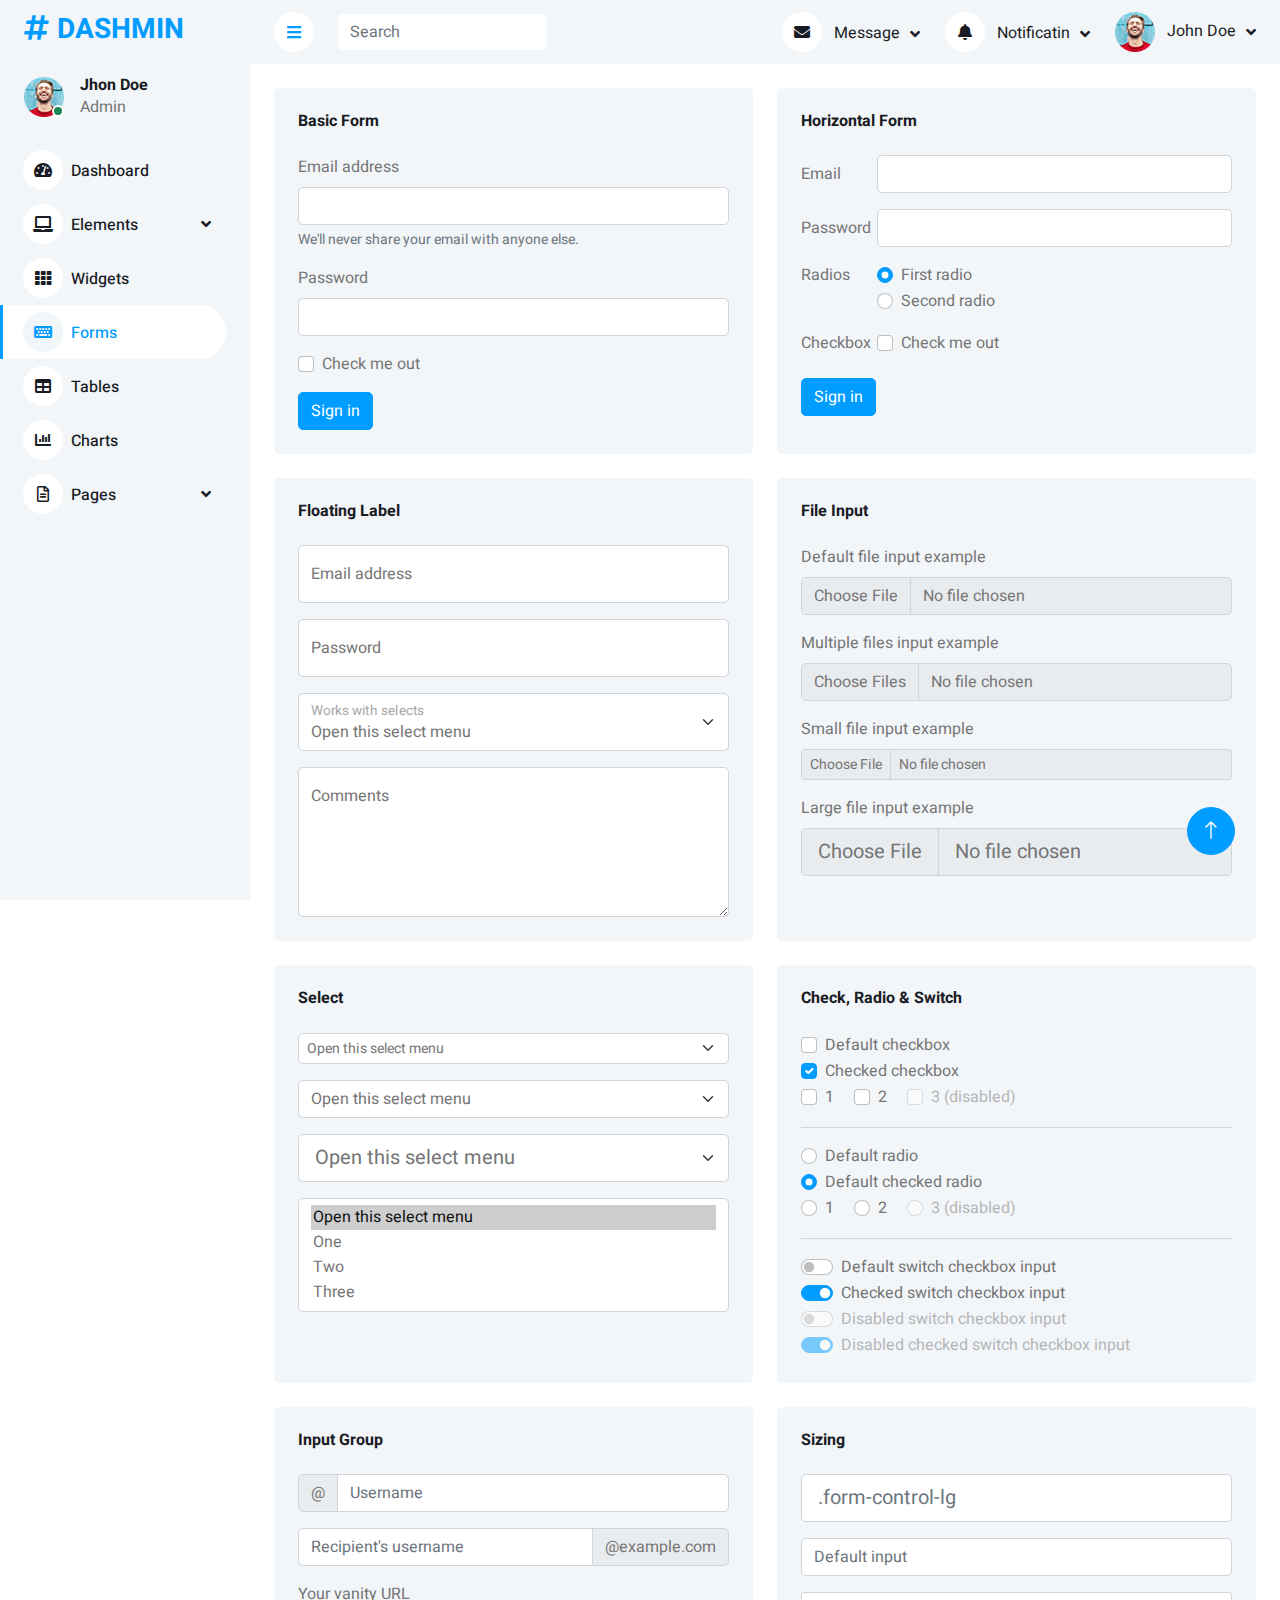
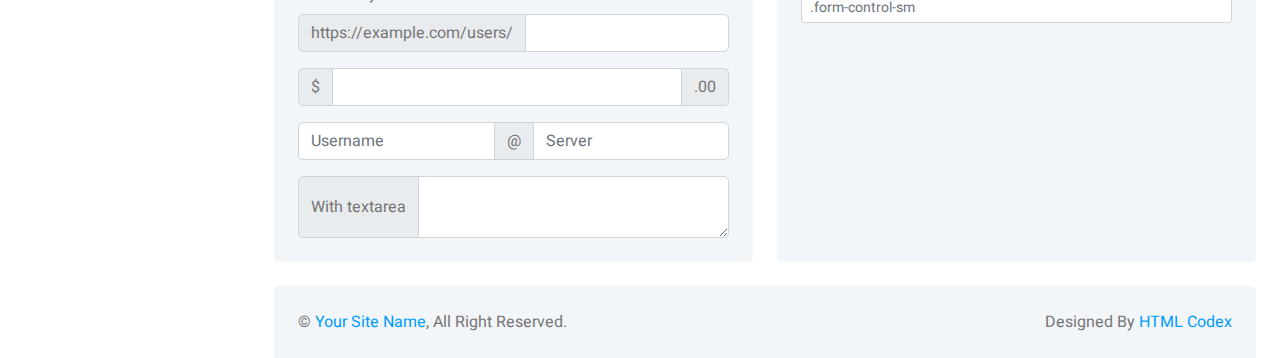
<file: form.html>
<!DOCTYPE html>
<html lang="en">

<head>
    <meta charset="utf-8">
    <title>DASHMIN - Bootstrap Admin Template</title>
    <meta content="width=device-width, initial-scale=1.0" name="viewport">
    <meta content="" name="keywords">
    <meta content="" name="description">

    <!-- Favicon -->
    <link href="img/favicon.ico" rel="icon">

    <!-- Google Web Fonts -->
    <link rel="preconnect" href="https://fonts.googleapis.com">
    <link rel="preconnect" href="https://fonts.gstatic.com" crossorigin>
    <link href="https://fonts.googleapis.com/css2?family=Heebo:wght@400;500;600;700&display=swap" rel="stylesheet">
    
    <!-- Icon Font Stylesheet -->
    <link href="https://cdnjs.cloudflare.com/ajax/libs/font-awesome/5.10.0/css/all.min.css" rel="stylesheet">
    <link href="https://cdn.jsdelivr.net/npm/bootstrap-icons@1.4.1/font/bootstrap-icons.css" rel="stylesheet">

    <!-- Libraries Stylesheet -->
    <link href="lib/owlcarousel/assets/owl.carousel.min.css" rel="stylesheet">
    <link href="lib/tempusdominus/css/tempusdominus-bootstrap-4.min.css" rel="stylesheet" />

    <!-- Customized Bootstrap Stylesheet -->
    <link href="css/bootstrap.min.css" rel="stylesheet">

    <!-- Template Stylesheet -->
    <link href="css/style.css" rel="stylesheet">
</head>

<body>
    <div class="container-xxl position-relative bg-white d-flex p-0">
        <!-- Spinner Start -->
        <div id="spinner" class="show bg-white position-fixed translate-middle w-100 vh-100 top-50 start-50 d-flex align-items-center justify-content-center">
            <div class="spinner-border text-primary" style="width: 3rem; height: 3rem;" role="status">
                <span class="sr-only">Loading...</span>
            </div>
        </div>
        <!-- Spinner End -->


        <!-- Sidebar Start -->
        <div class="sidebar pe-4 pb-3">
            <nav class="navbar bg-light navbar-light">
                <a href="index.html" class="navbar-brand mx-4 mb-3">
                    <h3 class="text-primary"><i class="fa fa-hashtag me-2"></i>DASHMIN</h3>
                </a>
                <div class="d-flex align-items-center ms-4 mb-4">
                    <div class="position-relative">
                        <img class="rounded-circle" src="img/user.jpg" alt="" style="width: 40px; height: 40px;">
                        <div class="bg-success rounded-circle border border-2 border-white position-absolute end-0 bottom-0 p-1"></div>
                    </div>
                    <div class="ms-3">
                        <h6 class="mb-0">Jhon Doe</h6>
                        <span>Admin</span>
                    </div>
                </div>
                <div class="navbar-nav w-100">
                    <a href="index.html" class="nav-item nav-link"><i class="fa fa-tachometer-alt me-2"></i>Dashboard</a>
                    <div class="nav-item dropdown">
                        <a href="#" class="nav-link dropdown-toggle" data-bs-toggle="dropdown"><i class="fa fa-laptop me-2"></i>Elements</a>
                        <div class="dropdown-menu bg-transparent border-0">
                            <a href="button.html" class="dropdown-item">Buttons</a>
                            <a href="typography.html" class="dropdown-item">Typography</a>
                            <a href="element.html" class="dropdown-item">Other Elements</a>
                        </div>
                    </div>
                    <a href="widget.html" class="nav-item nav-link"><i class="fa fa-th me-2"></i>Widgets</a>
                    <a href="form.html" class="nav-item nav-link active"><i class="fa fa-keyboard me-2"></i>Forms</a>
                    <a href="table.html" class="nav-item nav-link"><i class="fa fa-table me-2"></i>Tables</a>
                    <a href="chart.html" class="nav-item nav-link"><i class="fa fa-chart-bar me-2"></i>Charts</a>
                    <div class="nav-item dropdown">
                        <a href="#" class="nav-link dropdown-toggle" data-bs-toggle="dropdown"><i class="far fa-file-alt me-2"></i>Pages</a>
                        <div class="dropdown-menu bg-transparent border-0">
                            <a href="signin.html" class="dropdown-item">Sign In</a>
                            <a href="signup.html" class="dropdown-item">Sign Up</a>
                            <a href="404.html" class="dropdown-item">404 Error</a>
                            <a href="blank.html" class="dropdown-item">Blank Page</a>
                        </div>
                    </div>
                </div>
            </nav>
        </div>
        <!-- Sidebar End -->


        <!-- Content Start -->
        <div class="content">
            <!-- Navbar Start -->
            <nav class="navbar navbar-expand bg-light navbar-light sticky-top px-4 py-0">
                <a href="index.html" class="navbar-brand d-flex d-lg-none me-4">
                    <h2 class="text-primary mb-0"><i class="fa fa-hashtag"></i></h2>
                </a>
                <a href="#" class="sidebar-toggler flex-shrink-0">
                    <i class="fa fa-bars"></i>
                </a>
                <form class="d-none d-md-flex ms-4">
                    <input class="form-control border-0" type="search" placeholder="Search">
                </form>
                <div class="navbar-nav align-items-center ms-auto">
                    <div class="nav-item dropdown">
                        <a href="#" class="nav-link dropdown-toggle" data-bs-toggle="dropdown">
                            <i class="fa fa-envelope me-lg-2"></i>
                            <span class="d-none d-lg-inline-flex">Message</span>
                        </a>
                        <div class="dropdown-menu dropdown-menu-end bg-light border-0 rounded-0 rounded-bottom m-0">
                            <a href="#" class="dropdown-item">
                                <div class="d-flex align-items-center">
                                    <img class="rounded-circle" src="img/user.jpg" alt="" style="width: 40px; height: 40px;">
                                    <div class="ms-2">
                                        <h6 class="fw-normal mb-0">Jhon send you a message</h6>
                                        <small>15 minutes ago</small>
                                    </div>
                                </div>
                            </a>
                            <hr class="dropdown-divider">
                            <a href="#" class="dropdown-item">
                                <div class="d-flex align-items-center">
                                    <img class="rounded-circle" src="img/user.jpg" alt="" style="width: 40px; height: 40px;">
                                    <div class="ms-2">
                                        <h6 class="fw-normal mb-0">Jhon send you a message</h6>
                                        <small>15 minutes ago</small>
                                    </div>
                                </div>
                            </a>
                            <hr class="dropdown-divider">
                            <a href="#" class="dropdown-item">
                                <div class="d-flex align-items-center">
                                    <img class="rounded-circle" src="img/user.jpg" alt="" style="width: 40px; height: 40px;">
                                    <div class="ms-2">
                                        <h6 class="fw-normal mb-0">Jhon send you a message</h6>
                                        <small>15 minutes ago</small>
                                    </div>
                                </div>
                            </a>
                            <hr class="dropdown-divider">
                            <a href="#" class="dropdown-item text-center">See all message</a>
                        </div>
                    </div>
                    <div class="nav-item dropdown">
                        <a href="#" class="nav-link dropdown-toggle" data-bs-toggle="dropdown">
                            <i class="fa fa-bell me-lg-2"></i>
                            <span class="d-none d-lg-inline-flex">Notificatin</span>
                        </a>
                        <div class="dropdown-menu dropdown-menu-end bg-light border-0 rounded-0 rounded-bottom m-0">
                            <a href="#" class="dropdown-item">
                                <h6 class="fw-normal mb-0">Profile updated</h6>
                                <small>15 minutes ago</small>
                            </a>
                            <hr class="dropdown-divider">
                            <a href="#" class="dropdown-item">
                                <h6 class="fw-normal mb-0">New user added</h6>
                                <small>15 minutes ago</small>
                            </a>
                            <hr class="dropdown-divider">
                            <a href="#" class="dropdown-item">
                                <h6 class="fw-normal mb-0">Password changed</h6>
                                <small>15 minutes ago</small>
                            </a>
                            <hr class="dropdown-divider">
                            <a href="#" class="dropdown-item text-center">See all notifications</a>
                        </div>
                    </div>
                    <div class="nav-item dropdown">
                        <a href="#" class="nav-link dropdown-toggle" data-bs-toggle="dropdown">
                            <img class="rounded-circle me-lg-2" src="img/user.jpg" alt="" style="width: 40px; height: 40px;">
                            <span class="d-none d-lg-inline-flex">John Doe</span>
                        </a>
                        <div class="dropdown-menu dropdown-menu-end bg-light border-0 rounded-0 rounded-bottom m-0">
                            <a href="#" class="dropdown-item">My Profile</a>
                            <a href="#" class="dropdown-item">Settings</a>
                            <a href="#" class="dropdown-item">Log Out</a>
                        </div>
                    </div>
                </div>
            </nav>
            <!-- Navbar End -->


            <!-- Form Start -->
            <div class="container-fluid pt-4 px-4">
                <div class="row g-4">
                    <div class="col-sm-12 col-xl-6">
                        <div class="bg-light rounded h-100 p-4">
                            <h6 class="mb-4">Basic Form</h6>
                            <form>
                                <div class="mb-3">
                                    <label for="exampleInputEmail1" class="form-label">Email address</label>
                                    <input type="email" class="form-control" id="exampleInputEmail1"
                                        aria-describedby="emailHelp">
                                    <div id="emailHelp" class="form-text">We'll never share your email with anyone else.
                                    </div>
                                </div>
                                <div class="mb-3">
                                    <label for="exampleInputPassword1" class="form-label">Password</label>
                                    <input type="password" class="form-control" id="exampleInputPassword1">
                                </div>
                                <div class="mb-3 form-check">
                                    <input type="checkbox" class="form-check-input" id="exampleCheck1">
                                    <label class="form-check-label" for="exampleCheck1">Check me out</label>
                                </div>
                                <button type="submit" class="btn btn-primary">Sign in</button>
                            </form>
                        </div>
                    </div>
                    <div class="col-sm-12 col-xl-6">
                        <div class="bg-light rounded h-100 p-4">
                            <h6 class="mb-4">Horizontal Form</h6>
                            <form>
                                <div class="row mb-3">
                                    <label for="inputEmail3" class="col-sm-2 col-form-label">Email</label>
                                    <div class="col-sm-10">
                                        <input type="email" class="form-control" id="inputEmail3">
                                    </div>
                                </div>
                                <div class="row mb-3">
                                    <label for="inputPassword3" class="col-sm-2 col-form-label">Password</label>
                                    <div class="col-sm-10">
                                        <input type="password" class="form-control" id="inputPassword3">
                                    </div>
                                </div>
                                <fieldset class="row mb-3">
                                    <legend class="col-form-label col-sm-2 pt-0">Radios</legend>
                                    <div class="col-sm-10">
                                        <div class="form-check">
                                            <input class="form-check-input" type="radio" name="gridRadios"
                                                id="gridRadios1" value="option1" checked>
                                            <label class="form-check-label" for="gridRadios1">
                                                First radio
                                            </label>
                                        </div>
                                        <div class="form-check">
                                            <input class="form-check-input" type="radio" name="gridRadios"
                                                id="gridRadios2" value="option2">
                                            <label class="form-check-label" for="gridRadios2">
                                                Second radio
                                            </label>
                                        </div>
                                    </div>
                                </fieldset>
                                <div class="row mb-3">
                                    <legend class="col-form-label col-sm-2 pt-0">Checkbox</legend>
                                    <div class="col-sm-10">
                                        <div class="form-check">
                                            <input class="form-check-input" type="checkbox" id="gridCheck1">
                                            <label class="form-check-label" for="gridCheck1">
                                                Check me out
                                            </label>
                                        </div>
                                    </div>
                                </div>
                                <button type="submit" class="btn btn-primary">Sign in</button>
                            </form>
                        </div>
                    </div>
                    <div class="col-sm-12 col-xl-6">
                        <div class="bg-light rounded h-100 p-4">
                            <h6 class="mb-4">Floating Label</h6>
                            <div class="form-floating mb-3">
                                <input type="email" class="form-control" id="floatingInput"
                                    placeholder="name@example.com">
                                <label for="floatingInput">Email address</label>
                            </div>
                            <div class="form-floating mb-3">
                                <input type="password" class="form-control" id="floatingPassword"
                                    placeholder="Password">
                                <label for="floatingPassword">Password</label>
                            </div>
                            <div class="form-floating mb-3">
                                <select class="form-select" id="floatingSelect"
                                    aria-label="Floating label select example">
                                    <option selected>Open this select menu</option>
                                    <option value="1">One</option>
                                    <option value="2">Two</option>
                                    <option value="3">Three</option>
                                </select>
                                <label for="floatingSelect">Works with selects</label>
                            </div>
                            <div class="form-floating">
                                <textarea class="form-control" placeholder="Leave a comment here"
                                    id="floatingTextarea" style="height: 150px;"></textarea>
                                <label for="floatingTextarea">Comments</label>
                            </div>
                        </div>
                    </div>
                    <div class="col-sm-12 col-xl-6">
                        <div class="bg-light rounded h-100 p-4">
                            <h6 class="mb-4">File Input</h6>
                            <div class="mb-3">
                                <label for="formFile" class="form-label">Default file input example</label>
                                <input class="form-control" type="file" id="formFile">
                            </div>
                            <div class="mb-3">
                                <label for="formFileMultiple" class="form-label">Multiple files input example</label>
                                <input class="form-control" type="file" id="formFileMultiple" multiple>
                            </div>
                            <div class="mb-3">
                                <label for="formFileSm" class="form-label">Small file input example</label>
                                <input class="form-control form-control-sm" id="formFileSm" type="file">
                            </div>
                            <div>
                                <label for="formFileLg" class="form-label">Large file input example</label>
                                <input class="form-control form-control-lg" id="formFileLg" type="file">
                            </div>
                        </div>
                    </div>
                    <div class="col-sm-12 col-xl-6">
                        <div class="bg-light rounded h-100 p-4">
                            <h6 class="mb-4">Select</h6>
                            <select class="form-select form-select-sm mb-3" aria-label=".form-select-sm example">
                                <option selected>Open this select menu</option>
                                <option value="1">One</option>
                                <option value="2">Two</option>
                                <option value="3">Three</option>
                            </select>
                            <select class="form-select mb-3" aria-label="Default select example">
                                <option selected>Open this select menu</option>
                                <option value="1">One</option>
                                <option value="2">Two</option>
                                <option value="3">Three</option>
                            </select>
                            <select class="form-select form-select-lg mb-3" aria-label=".form-select-lg example">
                                <option selected>Open this select menu</option>
                                <option value="1">One</option>
                                <option value="2">Two</option>
                                <option value="3">Three</option>
                            </select>
                            <select class="form-select" multiple aria-label="multiple select example">
                                <option selected>Open this select menu</option>
                                <option value="1">One</option>
                                <option value="2">Two</option>
                                <option value="3">Three</option>
                            </select>
                        </div>
                    </div>
                    <div class="col-sm-12 col-xl-6">
                        <div class="bg-light rounded h-100 p-4">
                            <h6 class="mb-4">Check, Radio & Switch</h6>
                            <div class="form-check">
                                <input class="form-check-input" type="checkbox" value="" id="flexCheckDefault">
                                <label class="form-check-label" for="flexCheckDefault">
                                    Default checkbox
                                </label>
                            </div>
                            <div class="form-check">
                                <input class="form-check-input" type="checkbox" value="" id="flexCheckChecked" checked>
                                <label class="form-check-label" for="flexCheckChecked">
                                    Checked checkbox
                                </label>
                            </div>
                            <div class="form-check form-check-inline">
                                <input class="form-check-input" type="checkbox" id="inlineCheckbox1" value="option1">
                                <label class="form-check-label" for="inlineCheckbox1">1</label>
                            </div>
                            <div class="form-check form-check-inline">
                                <input class="form-check-input" type="checkbox" id="inlineCheckbox2" value="option2">
                                <label class="form-check-label" for="inlineCheckbox2">2</label>
                            </div>
                            <div class="form-check form-check-inline">
                                <input class="form-check-input" type="checkbox" id="inlineCheckbox3" value="option3"
                                    disabled>
                                <label class="form-check-label" for="inlineCheckbox3">3 (disabled)</label>
                            </div>
                            <hr>
                            <div class="form-check">
                                <input class="form-check-input" type="radio" name="flexRadioDefault"
                                    id="flexRadioDefault1">
                                <label class="form-check-label" for="flexRadioDefault1">
                                    Default radio
                                </label>
                            </div>
                            <div class="form-check">
                                <input class="form-check-input" type="radio" name="flexRadioDefault"
                                    id="flexRadioDefault2" checked>
                                <label class="form-check-label" for="flexRadioDefault2">
                                    Default checked radio
                                </label>
                            </div>
                            <div class="form-check form-check-inline">
                                <input class="form-check-input" type="radio" name="inlineRadioOptions" id="inlineRadio1"
                                    value="option1">
                                <label class="form-check-label" for="inlineRadio1">1</label>
                            </div>
                            <div class="form-check form-check-inline">
                                <input class="form-check-input" type="radio" name="inlineRadioOptions" id="inlineRadio2"
                                    value="option2">
                                <label class="form-check-label" for="inlineRadio2">2</label>
                            </div>
                            <div class="form-check form-check-inline">
                                <input class="form-check-input" type="radio" name="inlineRadioOptions" id="inlineRadio3"
                                    value="option3" disabled>
                                <label class="form-check-label" for="inlineRadio3">3 (disabled)</label>
                            </div>
                            <hr>
                            <div class="form-check form-switch">
                                <input class="form-check-input" type="checkbox" role="switch"
                                    id="flexSwitchCheckDefault">
                                <label class="form-check-label" for="flexSwitchCheckDefault">Default switch checkbox
                                    input</label>
                            </div>
                            <div class="form-check form-switch">
                                <input class="form-check-input" type="checkbox" role="switch"
                                    id="flexSwitchCheckChecked" checked>
                                <label class="form-check-label" for="flexSwitchCheckChecked">Checked switch checkbox
                                    input</label>
                            </div>
                            <div class="form-check form-switch">
                                <input class="form-check-input" type="checkbox" role="switch"
                                    id="flexSwitchCheckDisabled" disabled>
                                <label class="form-check-label" for="flexSwitchCheckDisabled">Disabled switch checkbox
                                    input</label>
                            </div>
                            <div class="form-check form-switch">
                                <input class="form-check-input" type="checkbox" role="switch"
                                    id="flexSwitchCheckCheckedDisabled" checked disabled>
                                <label class="form-check-label" for="flexSwitchCheckCheckedDisabled">Disabled checked
                                    switch checkbox input</label>
                            </div>
                        </div>
                    </div>
                    <div class="col-sm-12 col-xl-6">
                        <div class="bg-light rounded h-100 p-4">
                            <h6 class="mb-4">Input Group</h6>
                            <div class="input-group mb-3">
                                <span class="input-group-text" id="basic-addon1">@</span>
                                <input type="text" class="form-control" placeholder="Username" aria-label="Username"
                                    aria-describedby="basic-addon1">
                            </div>
                            <div class="input-group mb-3">
                                <input type="text" class="form-control" placeholder="Recipient's username"
                                    aria-label="Recipient's username" aria-describedby="basic-addon2">
                                <span class="input-group-text" id="basic-addon2">@example.com</span>
                            </div>
                            <label for="basic-url" class="form-label">Your vanity URL</label>
                            <div class="input-group mb-3">
                                <span class="input-group-text" id="basic-addon3">https://example.com/users/</span>
                                <input type="text" class="form-control" id="basic-url" aria-describedby="basic-addon3">
                            </div>
                            <div class="input-group mb-3">
                                <span class="input-group-text">$</span>
                                <input type="text" class="form-control" aria-label="Amount (to the nearest dollar)">
                                <span class="input-group-text">.00</span>
                            </div>
                            <div class="input-group mb-3">
                                <input type="text" class="form-control" placeholder="Username" aria-label="Username">
                                <span class="input-group-text">@</span>
                                <input type="text" class="form-control" placeholder="Server" aria-label="Server">
                            </div>
                            <div class="input-group">
                                <span class="input-group-text">With textarea</span>
                                <textarea class="form-control" aria-label="With textarea"></textarea>
                            </div>
                        </div>
                    </div>
                    <div class="col-sm-12 col-xl-6">
                        <div class="bg-light rounded h-100 p-4">
                            <h6 class="mb-4">Sizing</h6>
                            <input class="form-control form-control-lg mb-3" type="text" placeholder=".form-control-lg"
                                aria-label=".form-control-lg example">
                            <input class="form-control mb-3" type="text" placeholder="Default input"
                                aria-label="default input example">
                            <input class="form-control form-control-sm" type="text" placeholder=".form-control-sm"
                                aria-label=".form-control-sm example">
                        </div>
                    </div>
                </div>
            </div>
            <!-- Form End -->


            <!-- Footer Start -->
            <div class="container-fluid pt-4 px-4">
                <div class="bg-light rounded-top p-4">
                    <div class="row">
                        <div class="col-12 col-sm-6 text-center text-sm-start">
                            &copy; <a href="#">Your Site Name</a>, All Right Reserved. 
                        </div>
                        <div class="col-12 col-sm-6 text-center text-sm-end">
                            <!--/*** This template is free as long as you keep the footer author’s credit link/attribution link/backlink. If you'd like to use the template without the footer author’s credit link/attribution link/backlink, you can purchase the Credit Removal License from "https://htmlcodex.com/credit-removal". Thank you for your support. ***/-->
                            Designed By <a href="https://htmlcodex.com">HTML Codex</a>
                        </div>
                    </div>
                </div>
            </div>
            <!-- Footer End -->
        </div>
        <!-- Content End -->


        <!-- Back to Top -->
        <a href="#" class="btn btn-lg btn-primary btn-lg-square back-to-top"><i class="bi bi-arrow-up"></i></a>
    </div>

    <!-- JavaScript Libraries -->
    <script src="https://code.jquery.com/jquery-3.4.1.min.js"></script>
    <script src="https://cdn.jsdelivr.net/npm/bootstrap@5.0.0/dist/js/bootstrap.bundle.min.js"></script>
    <script src="lib/chart/chart.min.js"></script>
    <script src="lib/easing/easing.min.js"></script>
    <script src="lib/waypoints/waypoints.min.js"></script>
    <script src="lib/owlcarousel/owl.carousel.min.js"></script>
    <script src="lib/tempusdominus/js/moment.min.js"></script>
    <script src="lib/tempusdominus/js/moment-timezone.min.js"></script>
    <script src="lib/tempusdominus/js/tempusdominus-bootstrap-4.min.js"></script>

    <!-- Template Javascript -->
    <script src="js/main.js"></script>
</body>

</html>
</file>
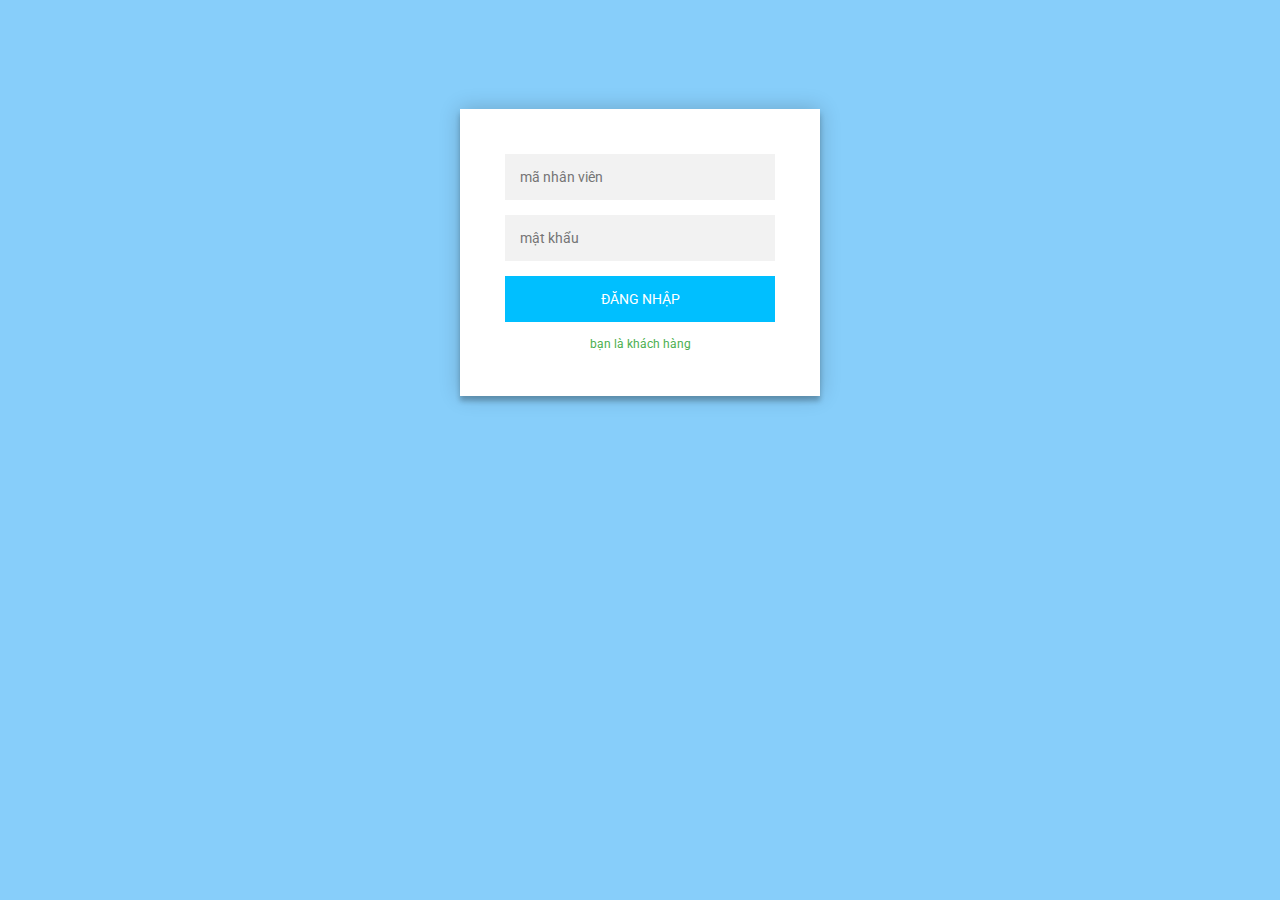
<file: Login.html>
<!DOCTYPE html>
<html lang="en">
<head>
    <meta charset="UTF-8">
    <meta name="viewport" content="width=device-width, initial-scale=1.0">
    <title>Đăng Nhập</title>
    <style>
        @import url(https://fonts.googleapis.com/css?family=Roboto:300);

.login-page {
  width: 360px;
  padding: 8% 0 0;
  margin: auto;
}
.form {
  position: relative;
  z-index: 1;
  background: #FFFFFF;
  max-width: 360px;
  margin: 0 auto 100px;
  padding: 45px;
  text-align: center;
  box-shadow: 0 0 20px 0 rgba(0, 0, 0, 0.2), 0 5px 5px 0 rgba(0, 0, 0, 0.24);
}
.form input {
  font-family: "Roboto", sans-serif;
  outline: 0;
  background: #f2f2f2;
  width: 100%;
  border: 0;
  margin: 0 0 15px;
  padding: 15px;
  box-sizing: border-box;
  font-size: 14px;
}
.form button {
  font-family: "Roboto", sans-serif;
  text-transform: uppercase;
  outline: 0;
  background: #00BFFF;
  width: 100%;
  border: 0;
  padding: 15px;
  color: #FFFFFF;
  font-size: 14px;
  -webkit-transition: all 0.3 ease;
  transition: all 0.3 ease;
  cursor: pointer;
}
.form button:hover,.form button:active,.form button:focus {
  background: #009CFF;
}
.form .message {
  margin: 15px 0 0;
  color: #b3b3b3;
  font-size: 12px;
}
.form .message a {
  color: #4CAF50;
  text-decoration: none;
}
.form .register-form {
  display: none;
}
.container {
  position: relative;
  z-index: 1;
  max-width: 300px;
  margin: 0 auto;
}
.container:before, .container:after {
  content: "";
  display: block;
  clear: both;
}
.container .info {
  margin: 50px auto;
  text-align: center;
}
.container .info h1 {
  margin: 0 0 15px;
  padding: 0;
  font-size: 36px;
  font-weight: 300;
  color: #1a1a1a;
}
.container .info span {
  color: #4d4d4d;
  font-size: 12px;
}
.container .info span a {
  color: #000000;
  text-decoration: none;
}
.container .info span .fa {
  color: #EF3B3A;
}
body {
  background: #87CEFA; /* fallback for old browsers */
  background: #87CEFA ;
 
  font-family: "Roboto", sans-serif;
  -webkit-font-smoothing: antialiased;
  -moz-osx-font-smoothing: grayscale;      
}

    </style>
    <script src="https://ajax.googleapis.com/ajax/libs/jquery/3.7.1/jquery.min.js"></script>
</head>
<body>
    <div class="login-page">
        <div class="form">
          <form class="register-form">
            <input type="text" placeholder="tên khách hàng"/>
            <input type="text" placeholder="mã khách hàng"/>
            <input type="password" placeholder="mật khẩu"/>
            <button>Đăng nhập</button>
            <p class="message"> <a href="#">quay lại</a></p>
          </form>
          <form class="login-form">
            <input type="text" placeholder="mã nhân viên"/>
            <input type="password" placeholder="mật khẩu"/>
            <button>Đăng nhập</button>
            <p class="message"> <a href="#">bạn là khách hàng</a></p>
          </form>
        </div>
      </div>

    <script>
        $('.message a').click(function(){
   $('form').animate({height: "toggle", opacity: "toggle"}, "slow");
    });
    </script>
</body>
</html>
</file>
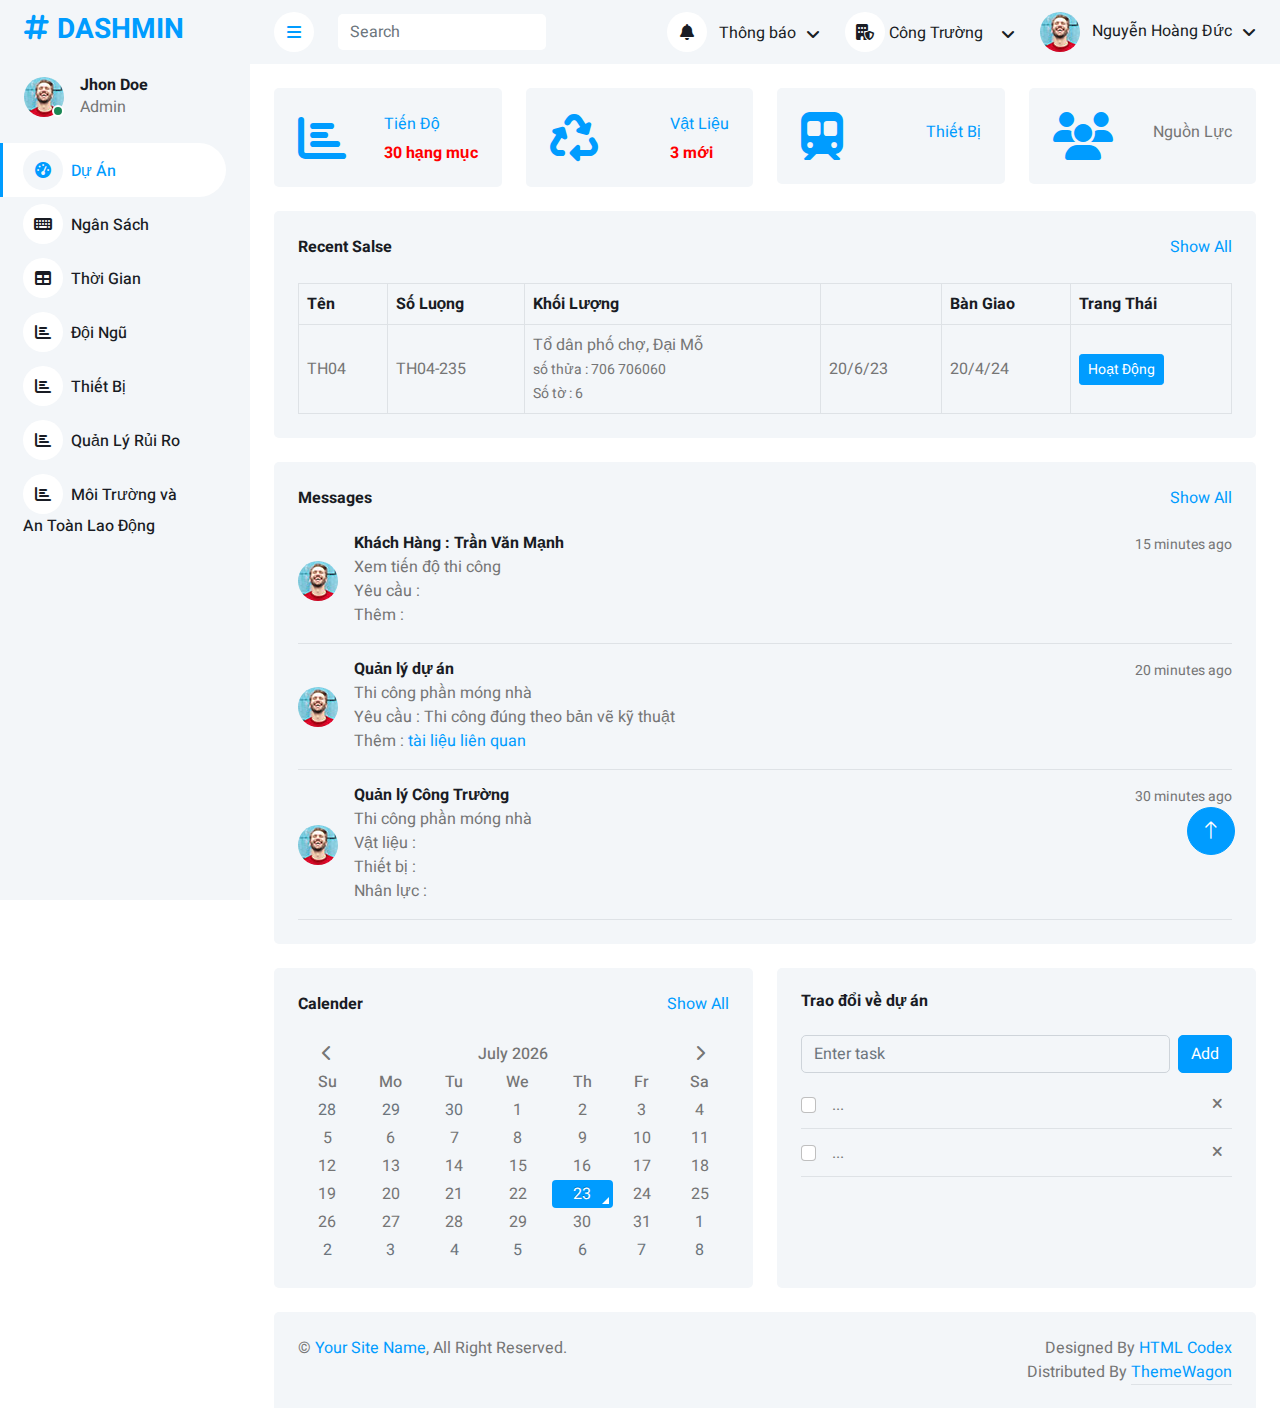
<file: material.html>
<!DOCTYPE html>
<html lang="en">

<head>
    <meta charset="utf-8">
    <title>Vật Liệu Thi Công</title>
    <meta content="width=device-width, initial-scale=1.0" name="viewport">
    <meta content="" name="keywords">
    <meta content="" name="description">

    <!-- Favicon -->
    <link href="img/favicon.ico" rel="icon">

    <!-- Google Web Fonts -->
    <link rel="preconnect" href="https://fonts.googleapis.com">
    <link rel="preconnect" href="https://fonts.gstatic.com" crossorigin>
    <link href="https://fonts.googleapis.com/css2?family=Heebo:wght@400;500;600;700&display=swap" rel="stylesheet">
    
    <!-- Icon Font Stylesheet -->
    <link href="https://cdnjs.cloudflare.com/ajax/libs/font-awesome/6.4.2/css/all.min.css" rel="stylesheet">
    <link href="https://cdn.jsdelivr.net/npm/bootstrap-icons@1.4.1/font/bootstrap-icons.css" rel="stylesheet">

    <!-- Libraries Stylesheet -->
    <link href="lib/owlcarousel/assets/owl.carousel.min.css" rel="stylesheet">
    <link href="lib/tempusdominus/css/tempusdominus-bootstrap-4.min.css" rel="stylesheet" />

    <!-- Customized Bootstrap Stylesheet -->
    <link href="css/bootstrap.min.css" rel="stylesheet">

    <!-- Template Stylesheet -->
    <link href="css/style.css" rel="stylesheet">
</head>

<body>

    <div class="container-xxl position-relative bg-white d-flex p-0">
        <!-- Spinner Start -->
        <div id="spinner" class="show bg-white position-fixed translate-middle w-100 vh-100 top-50 start-50 d-flex align-items-center justify-content-center">
            <div class="spinner-border text-primary" style="width: 3rem; height: 3rem;" role="status">
                <span class="sr-only">Loading...</span>
            </div>
        </div>
        <!-- Spinner End -->


        <!-- Sidebar Start -->
        <div class="sidebar pe-4 pb-3">
            <nav class="navbar bg-light navbar-light">
                <a href="index.html" class="navbar-brand mx-4 mb-3">
                    <h3 class="text-primary"><i class="fa fa-hashtag me-2"></i>DASHMIN</h3>
                </a>
                <div class="d-flex align-items-center ms-4 mb-4">
                    <div class="position-relative">
                        <img class="rounded-circle" src="img/user.jpg" alt="" style="width: 40px; height: 40px;">
                        <div class="bg-success rounded-circle border border-2 border-white position-absolute end-0 bottom-0 p-1"></div>
                    </div>
                    <div class="ms-3">
                        <h6 class="mb-0">Jhon Doe</h6>
                        <span>Admin</span>
                    </div>
                </div>
                <div class="navbar-nav w-100">
                    <a href="index.html" class="nav-item nav-link active"><i class="fa fa-tachometer-alt me-2"></i>Dự Án</a>
                    <!-- <div class="nav-item dropdown">
                        <a href="#" class="nav-link dropdown-toggle" data-bs-toggle="dropdown"><i class="fa fa-laptop me-2"></i>Dự Án</a>
                        <div class="dropdown-menu bg-transparent border-0">
                            <a href="button.html" class="dropdown-item">D</a>
                            <a href="typography.html" class="dropdown-item">Nguồn lực</a>
                            <a href="element.html" class="dropdown-item">Công Việc</a>
                        </div>
                    </div> -->
                    <a href="" class="nav-item nav-link"><i class="fa fa-keyboard me-2"></i>Ngân Sách</a>
                    <a href="" class="nav-item nav-link"><i class="fa fa-table me-2"></i>Thời Gian</a>
                    <a href="employee.html" class="nav-item nav-link"><i class="fa fa-chart-bar me-2"></i>Đội Ngũ</a>
                    <a href="" class="nav-item nav-link"><i class="fa fa-chart-bar me-2"></i>Thiết Bị</a>
                    <a href="" class="nav-item nav-link"><i class="fa fa-chart-bar me-2"></i>Quản Lý Rủi Ro</a>
                    <a href="" class="nav-item nav-link"><i class="fa fa-chart-bar me-2"></i>Môi Trường và <br> An Toàn Lao Động</a>

                    <!-- <div class="nav-item dropdown">
                        <a href="#" class="nav-link dropdown-toggle" data-bs-toggle="dropdown"><i class="far fa-file-alt me-2"></i>Pages</a>
                        <div class="dropdown-menu bg-transparent border-0">
                            <a href="signin.html" class="dropdown-item">Sign In</a>
                            <a href="signup.html" class="dropdown-item">Sign Up</a>
                            <a href="404.html" class="dropdown-item">404 Error</a>
                            <a href="blank.html" class="dropdown-item">Blank Page</a>
                        </div>
                    </div> -->
                </div>
            </nav>
        </div>
        <!-- Sidebar End -->


        <!-- Content Start -->
        <div class="content">
            <!-- Navbar Start -->
            <nav class="navbar navbar-expand bg-light navbar-light sticky-top px-4 py-0">
                <a href="index.html" class="navbar-brand d-flex d-lg-none me-4">
                    <h2 class="text-primary mb-0"><i class="fa fa-hashtag"></i></h2>
                </a>
                <a href="#" class="sidebar-toggler flex-shrink-0">
                    <i class="fa fa-bars"></i>
                </a>
                <form class="d-none d-md-flex ms-4">
                    <input class="form-control border-0" type="search" placeholder="Search">
                </form>
                <div class="navbar-nav align-items-center ms-auto">
                    <div class="nav-item dropdown">
                        <a href="#" class="nav-link dropdown-toggle" data-bs-toggle="dropdown">
                            <i class="fa fa-bell me-lg-2"></i>
                            <span class="d-none d-lg-inline-flex">Thông báo</span>
                        </a>
                        <div class="dropdown-menu dropdown-menu-end bg-light border-0 rounded-0 rounded-bottom m-0">
                            <a href="#" class="dropdown-item">
                                <div class="d-flex align-items-center">
                                    <img class="rounded-circle" src="img/user.jpg" alt="" style="width: 40px; height: 40px;">
                                    <div class="ms-2">
                                        <h6 class="fw-normal mb-0">Jhon send you a message</h6>
                                        <small>15 minutes ago</small>
                                    </div>
                                </div>
                            </a>
                            <hr class="dropdown-divider">
                            <a href="#" class="dropdown-item">
                                <div class="d-flex align-items-center">
                                    <img class="rounded-circle" src="img/user.jpg" alt="" style="width: 40px; height: 40px;">
                                    <div class="ms-2">
                                        <h6 class="fw-normal mb-0">Jhon send you a message</h6>
                                        <small>15 minutes ago</small>
                                    </div>
                                </div>
                            </a>
                            <hr class="dropdown-divider">
                            <a href="#" class="dropdown-item">
                                <div class="d-flex align-items-center">
                                    <img class="rounded-circle" src="img/user.jpg" alt="" style="width: 40px; height: 40px;">
                                    <div class="ms-2">
                                        <h6 class="fw-normal mb-0">Jhon send you a message</h6>
                                        <small>15 minutes ago</small>
                                    </div>
                                </div>
                            </a>
                            <hr class="dropdown-divider">
                            <a href="#" class="dropdown-item text-center">See all message</a>
                        </div>
                    </div>
                    <div class="nav-item dropdown">
                        <a href="#" class="nav-link dropdown-toggle" data-bs-toggle="dropdown">
                            <!-- <i class="fa fa-bell me-lg-2"></i> -->
                            <i class="fa-solid fa-building-shield"></i>
                            <span class="d-none d-lg-inline-flex me-lg-2 ">Công Trường</span>
                        </a>
                        <div class="dropdown-menu dropdown-menu-end bg-light border-0 rounded-0 rounded-bottom m-0">
                            <a href="#" class="dropdown-item">
                                <h6 class="fw-normal mb-0">Nhận vật liệu xây dựng</h6>
                                <small>15 phút trước</small>
                            </a>
                            <hr class="dropdown-divider">
                            <a href="#" class="dropdown-item">
                                <h6 class="fw-normal mb-0">Nhận vật tư</h6>
                                <small>20 phút trước</small>
                            </a>
                            <hr class="dropdown-divider">
                            <a href="#" class="dropdown-item">
                                <h6 class="fw-normal mb-0">Chấm Công</h6>
                                <small>7h:30p</small>
                            </a>
                            <hr class="dropdown-divider">
                            <a href="#" class="dropdown-item text-center">See all notifications</a>
                        </div>
                    </div>
                    <div class="nav-item dropdown">
                        <a href="#" class="nav-link dropdown-toggle" data-bs-toggle="dropdown">
                            <img class="rounded-circle me-lg-2" src="img/user.jpg" alt="" style="width: 40px; height: 40px;">
                            <span class="d-none d-lg-inline-flex">Nguyễn Hoàng Đức</span>
                        </a>
                        <div class="dropdown-menu dropdown-menu-end bg-light border-0 rounded-0 rounded-bottom m-0">
                            <a href="#" class="dropdown-item">Tài Khoảng của tôi</a>
                            <a href="#" class="dropdown-item">Cài đặt</a>
                            <a href="#" class="dropdown-item">Đăng xuất</a>
                        </div>
                    </div>
                </div>
            </nav>
            
            <!-- Navbar End -->


            <!-- Sale & Revenue Start -->
            <div class="container-fluid pt-4 px-4">
                <div class="row g-4">
                   
                    <div class="col-sm-6 col-xl-3">
                        <a href="progress.html">
                            <div class="bg-light rounded d-flex align-items-center justify-content-between p-4">
                                <i class="fa fa-chart-bar fa-3x text-primary"></i>
                                <div class="ms-3">
                                    <p class="mb-2">Tiến Độ</p>
                                    <h6 class="mb-0" style="color: red;">30 hạng mục</h6>
                                </div>
                            </div>
                        </a>
                    </div>


                    <div class="col-sm-6 col-xl-3">
                        <a href="">
                            <div class="bg-light rounded d-flex align-items-center justify-content-between p-4">
                                <!-- <i class="fa fa-chart-pie fa-3x text-primary"></i> -->
                                <!-- <i class="fa-solid fa-money-check-dollar fa-3x text-primary "></i> -->
                                <i class="fa-solid fa-recycle fa-3x text-primary "></i>
                                <div class="ms-3">
                                    <p class="mb-2">Vật Liệu</p>
                                    <h6 class="mb-0" style="color: red;">3 mới</h6>
                                </div>
                            </div>
                        </a>
                    </div>

                    <div class="col-sm-6 col-xl-3">
                        <a href="device.html">
                            <div class="bg-light rounded d-flex align-items-center justify-content-between p-4">
                                <!-- <i class="fa fa-chart-pie fa-3x text-primary"></i> -->
                                <!-- <i class="fa-solid fa-money-check-dollar fa-3x text-primary "></i> -->
                                <i class="fa-solid fa-train-subway fa-3x text-primary "></i>
                                <div class="ms-3">
                                    <p class="mb-2">Thiết Bị</p>
                                    <h6 class="mb-0"></h6>
                                </div>
                            </div>
                        </a>
                    </div>

                    <div class="col-sm-6 col-xl-3">
                        <div class="bg-light rounded d-flex align-items-center justify-content-between p-4">
                            <!-- <i class="fa fa-chart-pie fa-3x text-primary"></i> -->
                            <!-- <i class="fa-solid fa-money-check-dollar fa-3x text-primary "></i> -->
                            <i class="fa-solid fa-users fa-3x text-primary"></i>
                            <div class="ms-3">
                                <p class="mb-2">Nguồn Lực</p>
                                <h6 class="mb-0"></h6>
                            </div>
                        </div>
                    </div>
                </div>
            </div>
 

            <!-- Recent Sales Start -->
            <div class="container-fluid pt-4 px-4">
                <div class="bg-light text-center rounded p-4">
                    <div class="d-flex align-items-center justify-content-between mb-4">
                        <h6 class="mb-0">Recent Salse</h6>
                        <a href="">Show All</a>
                    </div>
                    <div class="table-responsive">
                        <table class="table text-start align-middle table-bordered table-hover mb-0">
                            <thead>
                                <tr class="text-dark">
                                    <!-- <th scope="col"><input class="form-check-input" type="checkbox"></th> -->
                                    <th scope="col">Tên</th>
                                    <th scope="col">Số Luọng</th>
                                    <th scope="col">Khối Lượng</th>
                                    <th scope="col"></th>
                                    <th scope="col">Bàn Giao</th>
                                    <th scope="col">Trang Thái</th>
                                </tr>
                            </thead>
                            <tbody>
                                <tr>
                                    <!-- <td><input class="form-check-input" type="checkbox"></td> -->
                                    <td>TH04</td>
                                    <td>TH04-235</td>
                                    <td>Tổ dân phố chợ, Đại Mỗ 
                                        <br>
                                        <small>số thửa : 706 706060  </small>
                                        <br>
                                        <small>Số tờ : 6</small>
                                    </td>
                                    <td>20/6/23</td>
                                    <td>20/4/24</td>
                                    <td>
                                        <a class="btn btn-sm btn-primary" href="">Hoạt Động</a></td>
                                </tr>
                           
                            </tbody>
                        </table>
                    </div>
                </div>
            </div>
            <!-- Recent Sales End -->

          
            <div class="container-fluid pt-4 px-4">
                <div class="row g-4">
                    <!-- action -->
                    <div class="col-sm-12 col-md-12 col-xl-12">
                        <div class="h-100 bg-light rounded p-4">
                            <div class="d-flex align-items-center justify-content-between mb-2">
                                <h6 class="mb-0">Messages</h6>
                                <a href="">Show All</a>
                            </div>
                            <div class="d-flex align-items-center border-bottom py-3">
                                <img class="rounded-circle flex-shrink-0" src="img/user.jpg" alt="" style="width: 40px; height: 40px;">
                                <div class="w-100 ms-3">
                                    <div class="d-flex w-100 justify-content-between">
                                        <h6 class="mb-0">Khách Hàng : Trần Văn Mạnh</h6>
                                        <small>15 minutes ago</small>
                                    </div>
                                    <span>Xem tiến độ thi công</span>
                                    <br>
                                    <span>Yêu cầu :  </span>
                                    <br>
                                    <span>Thêm : </span>
                                </div>
                            </div>

                            <div class="d-flex align-items-center border-bottom py-3">
                                <img class="rounded-circle flex-shrink-0" src="img/user.jpg" alt="" style="width: 40px; height: 40px;">
                                <div class="w-100 ms-3">
                                    <div class="d-flex w-100 justify-content-between">
                                        <h6 class="mb-0">Quản lý dự án</h6>
                                        <small>20 minutes ago</small>
                                    </div>
                                    <span>Thi công phần móng nhà</span>
                                    <br>
                                    <span>Yêu cầu : Thi công đúng theo bản vẽ kỹ thuật</span>
                                    <br>
                                    <span>Thêm :  <a href="">tài liệu liên quan</a></span>

                                </div>
                            </div>
                            <div class="d-flex align-items-center border-bottom py-3">
                                <img class="rounded-circle flex-shrink-0" src="img/user.jpg" alt="" style="width: 40px; height: 40px;">
                                <div class="w-100 ms-3">
                                    <div class="d-flex w-100 justify-content-between">
                                        <h6 class="mb-0">Quản lý Công Trường</h6>
                                        <small>30 minutes ago</small>
                                    </div>
                                    <span>Thi công phần móng nhà</span>
                                    <br>
                                    <span>Vật liệu :   </span>
                                    <br>
                                    <span>Thiết bị : </span>
                                    <br>
                                    <span>Nhân lực : </span>
                                    <br>
                                    <span>

                                    </span>
                                </div>
                            </div>
                        </div>
                    </div>
                    <!--  -->
                    <!-- Lịch -->
                    <div class="col-sm-12 col-md-6 col-xl-6">
                        <div class="h-100 bg-light rounded p-4">
                            <div class="d-flex align-items-center justify-content-between mb-4">
                                <h6 class="mb-0">Calender</h6>
                                <a href="">Show All</a>
                            </div>
                            <div id="calender"></div>
                        </div>
                    </div>
                    <!-- Trao đổi về dự án -->
                    <div class="col-sm-12 col-md-6 col-xl-6">
                        <div class="h-100 bg-light rounded p-4">
                            <div class="d-flex align-items-center justify-content-between mb-4">
                                <h6 class="mb-0">Trao đổi về dự án</h6>
                                
                            </div>
                            <div class="d-flex mb-2">
                                <input class="form-control bg-transparent" type="text" placeholder="Enter task">
                                <button type="button" class="btn btn-primary ms-2">Add</button>
                            </div>
                            <div class="d-flex align-items-center border-bottom py-2">
                                <input class="form-check-input m-0" type="checkbox">
                                <div class="w-100 ms-3">
                                    <div class="d-flex w-100 align-items-center justify-content-between">
                                        <span>...</span>
                                        <button class="btn btn-sm"><i class="fa fa-times"></i></button>
                                    </div>
                                </div>
                            </div>
                            <div class="d-flex align-items-center border-bottom py-2">
                                <input class="form-check-input m-0" type="checkbox">
                                <div class="w-100 ms-3">
                                    <div class="d-flex w-100 align-items-center justify-content-between">
                                        <span>...</span>
                                        <button class="btn btn-sm"><i class="fa fa-times"></i></button>
                                    </div>
                                </div>
                            </div>

                        </div>
                    </div>
                </div>
            </div>
            <!-- Widgets End -->


            <!-- Footer Start -->
            <div class="container-fluid pt-4 px-4">
                <div class="bg-light rounded-top p-4">
                    <div class="row">
                        <div class="col-12 col-sm-6 text-center text-sm-start">
                            &copy; <a href="#">Your Site Name</a>, All Right Reserved. 
                        </div>
                        <div class="col-12 col-sm-6 text-center text-sm-end">
                            <!--/*** This template is free as long as you keep the footer author’s credit link/attribution link/backlink. If you'd like to use the template without the footer author’s credit link/attribution link/backlink, you can purchase the Credit Removal License from "https://htmlcodex.com/credit-removal". Thank you for your support. ***/-->
                            Designed By <a href="https://htmlcodex.com">HTML Codex</a>
                        </br>
                        Distributed By <a class="border-bottom" href="https://themewagon.com" target="_blank">ThemeWagon</a>
                        </div>
                    </div>
                </div>
            </div>
            <!-- Footer End -->
        </div>
        <!-- Content End -->


        <!-- Back to Top -->
        <a href="#" class="btn btn-lg btn-primary btn-lg-square back-to-top"><i class="bi bi-arrow-up"></i></a>
    </div>

    <!-- JavaScript Libraries -->
    <script src="https://code.jquery.com/jquery-3.4.1.min.js"></script>
    <script src="https://cdn.jsdelivr.net/npm/bootstrap@5.0.0/dist/js/bootstrap.bundle.min.js"></script>
    <script src="lib/chart/chart.min.js"></script>
    <script src="lib/easing/easing.min.js"></script>
    <script src="lib/waypoints/waypoints.min.js"></script>
    <script src="lib/owlcarousel/owl.carousel.min.js"></script>
    <script src="lib/tempusdominus/js/moment.min.js"></script>
    <script src="lib/tempusdominus/js/moment-timezone.min.js"></script>
    <script src="lib/tempusdominus/js/tempusdominus-bootstrap-4.min.js"></script>

    <!-- Template Javascript -->
    <script src="js/main.js"></script>
</body>

</html>
</file>
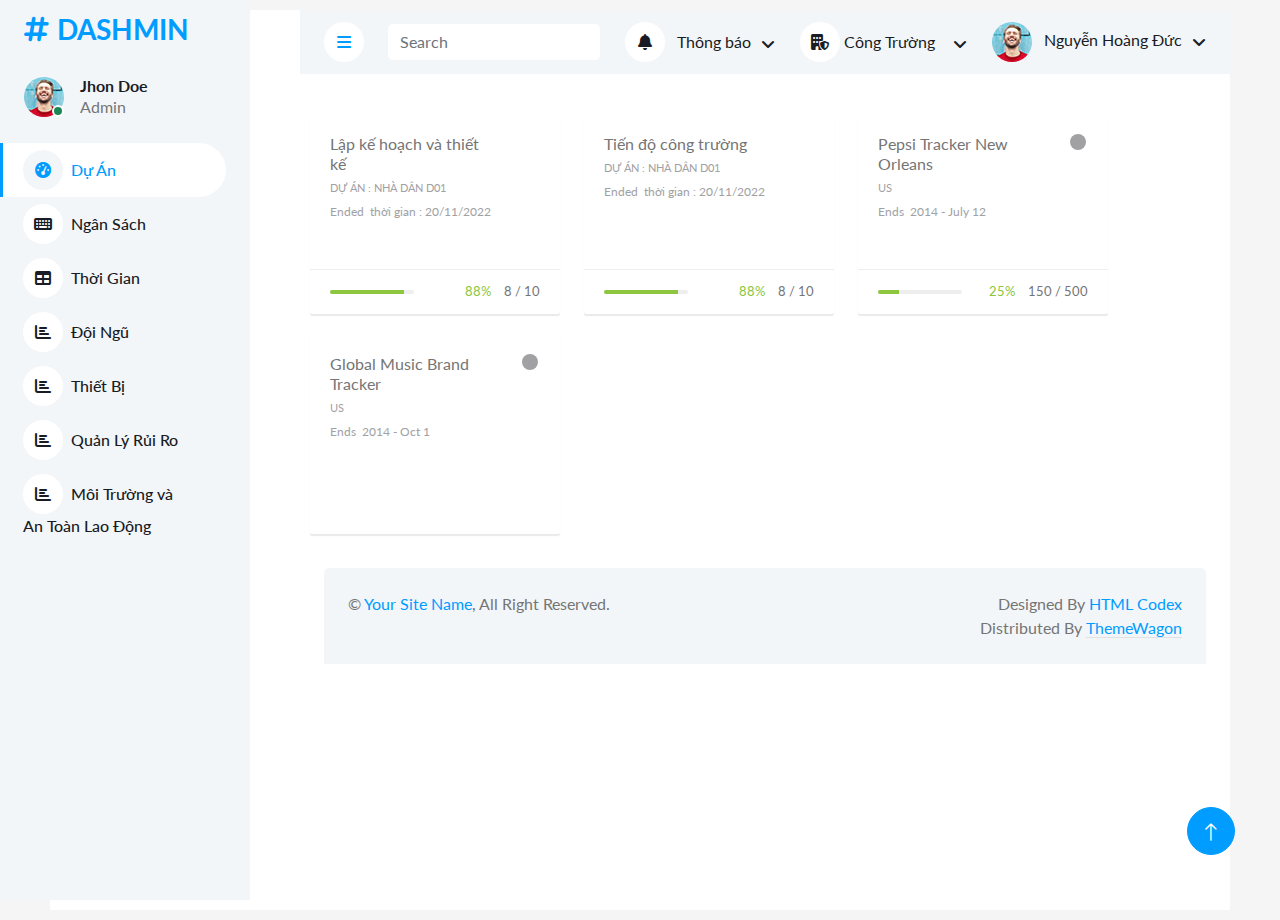
<file: progress.html>
<!DOCTYPE html>
<html lang="en">

<head>
    <meta charset="utf-8">
    <title>Dự Án</title>
    <meta content="width=device-width, initial-scale=1.0" name="viewport">
    <meta content="" name="keywords">
    <meta content="" name="description">

    <!-- Favicon -->
    <link href="img/favicon.ico" rel="icon">

    <!-- Google Web Fonts -->
    <link rel="preconnect" href="https://fonts.googleapis.com">
    <link rel="preconnect" href="https://fonts.gstatic.com" crossorigin>
    <link href="https://fonts.googleapis.com/css2?family=Heebo:wght@400;500;600;700&display=swap" rel="stylesheet">
    
    <!-- Icon Font Stylesheet -->
    <link href="https://cdnjs.cloudflare.com/ajax/libs/font-awesome/6.4.2/css/all.min.css" rel="stylesheet">
    <link href="https://cdn.jsdelivr.net/npm/bootstrap-icons@1.4.1/font/bootstrap-icons.css" rel="stylesheet">

    <!-- Libraries Stylesheet -->
    <link href="lib/owlcarousel/assets/owl.carousel.min.css" rel="stylesheet">
    <link href="lib/tempusdominus/css/tempusdominus-bootstrap-4.min.css" rel="stylesheet" />

    <!-- Customized Bootstrap Stylesheet -->
    <link href="css/bootstrap.min.css" rel="stylesheet">

    <!-- Template Stylesheet -->
    <link href="css/style.css" rel="stylesheet">
    <style>
        @import url(https://fonts.googleapis.com/css?family=Lato:300,400,700);
    @import url(http://weloveiconfonts.com/api/?family=entypo);
    /* entypo */
    [class*="entypo-"]:before {
        font-family: 'entypo', sans-serif;
    }
    * { 
	 box-sizing: border-box;
    }
    body {
	 background: #f5f5f5;
	 max-width: 1200px;
	 margin: 0 auto;
	 padding: 10px;
	 font-family: 'Lato', sans-serif;
	 text-shadow: 0 0 1px rgba(255, 255, 255, 0.004);
	 font-size: 100%;
	 font-weight: 400;
    }
    .toggler {
        color: #a1a1a4;
        font-size: 1.25em;
        margin-left: 8px;
        text-align: center;
        cursor: pointer;
    }
    .toggler.active {
        color: #000;
    }
    .surveys {
        list-style: none;
        margin: 0;
        padding: 0;
    }
    .survey-item {
        display: block;
        margin-top: 10px;
        padding: 20px;
        border-radius: 2px;
        background: white;
        box-shadow: 0 2px 1px rgba(170, 170, 170, 0.25);
    }
    .survey-name {
        font-weight: 400;
    }
    .list .survey-item {
        position: relative;
        padding: 0;
        font-size: 14px;
        line-height: 40px;
    }
    .list .survey-item .pull-right {
        position: absolute;
        right: 0;
        top: 0;
    }
    @media screen and (max-width: 800px) {
        .list .survey-item .stage:not(.active) {
            display: none;
        }
    }
    @media screen and (max-width: 700px) {
        .list .survey-item .survey-progress-bg {
            display: none;
        }
    }
    @media screen and (max-width: 600px) {
        .list .survey-item .pull-right {
            position: static;
            line-height: 20px;
            padding-bottom: 10px;
        }
    }
    .list .survey-country, .list .survey-progress, .list .survey-completes, .list .survey-end-date {
        color: #a1a1a4;
    }
    .list .survey-country, .list .survey-completes, .list .survey-end-date, .list .survey-name, .list .survey-stage {
        margin: 0 10px;
    }
    .list .survey-country {
        margin-right: 0;
    }
    .list .survey-end-date, .list .survey-completes, .list .survey-country, .list .survey-name {
        vertical-align: middle;
    }
    .list .survey-end-date {
        display: inline-block;
        width: 100px;
        white-space: nowrap;
        overflow: hidden;
    }
    .survey-stage .stage {
        display: inline-block;
        vertical-align: middle;
        width: 16px;
        height: 16px;
        overflow: hidden;
        border-radius: 50%;
        padding: 0;
        margin: 0 2px;
        background: #f2f2f2;
        text-indent: -9999px;
        color: transparent;
        line-height: 16px;
    }
    .survey-stage .stage.active {
        background: #a1a1a4;
    }
    .list .list-only {
        display: auto;
    }
    .list .grid-only {
        display: none !important;
    }
    .grid .grid-only {
        display: auto;
    }
    .grid .list-only {
        display: none !important;
    }
    .grid .survey-item {
        position: relative;
        display: inline-block;
        vertical-align: top;
        height: 200px;
        width: 250px;
        margin: 10px;
    }
    @media screen and (max-width: 600px) {
        .grid .survey-item {
            display: block;
            width: auto;
            height: 150px;
            margin: 10px auto;
        }
    }
    .grid .survey-name {
        display: block;
        max-width: 80%;
        font-size: 16px;
        line-height: 20px;
    }
    .grid .survey-country {
        font-size: 11px;
        line-height: 16px;
        text-transform: uppercase;
    }
    .grid .survey-country, .grid .survey-end-date {
        color: #a1a1a4;
    }
    .grid .survey-end-date:before {
        content: 'Ends\00a0';
    }
    .grid .survey-end-date.ended:before {
        content: 'Ended\00a0';
    }
    .grid .survey-progress {
        display: block;
        position: absolute;
        bottom: 0;
        left: 0;
        right: 0;
        width: 100%;
        padding: 20px;
        border-top: 1px solid #eee;
        font-size: 13px;
    }
    .grid .survey-progress-bg {
        width: 40%;
        display: block;
    }
    @media screen and (max-width: 200px) {
        .grid .survey-progress-bg {
            display: none;
        }
    }
    .grid .survey-progress-labels {
        position: absolute;
        right: 20px;
        top: 0;
        line-height: 40px;
    }
    @media screen and (max-width: 200px) {
        .grid .survey-progress-labels {
            right: auto;
            left: 10px;
        }
    }
    .grid .survey-progress-label {
        line-height: 21px;
        font-size: 13px;
        font-weight: 400;
    }
    .grid .survey-completes {
        line-height: 21px;
        font-size: 13px;
        vertical-align: middle;
    }
    .grid .survey-stage {
        position: absolute;
        top: 20px;
        right: 20px;
    }
    .grid .survey-stage .stage {
        display: none;
    }
    .grid .survey-stage .active {
        display: block;
    }
    .grid .survey-end-date {
        font-size: 12px;
        line-height: 20px;
    }
    .survey-progress-label {
        vertical-align: middle;
        margin: 0 10px;
        color: #8dc63f;
    }
    .survey-progress-bg {
        display: inline-block;
        vertical-align: middle;
        position: relative;
        width: 100px;
        height: 4px;
        border-radius: 2px;
        overflow: hidden;
        background: #eee;
    }
    .survey-progress-fg {
        position: absolute;
        top: 0;
        bottom: 0;
        height: 100%;
        left: 0;
        margin: 0;
        background: #8dc63f;
    }
    
    </style>
</head>

<body>

    <div class="container-xxl position-relative bg-white d-flex p-0">
        <!-- Spinner Start -->
        <div id="spinner" class="show bg-white position-fixed translate-middle w-100 vh-100 top-50 start-50 d-flex align-items-center justify-content-center">
            <div class="spinner-border text-primary" style="width: 3rem; height: 3rem;" role="status">
                <span class="sr-only">Loading...</span>
            </div>
        </div>
        <!-- Spinner End -->


        <!-- Sidebar Start -->
        <div class="sidebar pe-4 pb-3">
            <nav class="navbar bg-light navbar-light">
                <a href="index.html" class="navbar-brand mx-4 mb-3">
                    <h3 class="text-primary"><i class="fa fa-hashtag me-2"></i>DASHMIN</h3>
                </a>
                <div class="d-flex align-items-center ms-4 mb-4">
                    <div class="position-relative">
                        <img class="rounded-circle" src="img/user.jpg" alt="" style="width: 40px; height: 40px;">
                        <div class="bg-success rounded-circle border border-2 border-white position-absolute end-0 bottom-0 p-1"></div>
                    </div>
                    <div class="ms-3">
                        <h6 class="mb-0">Jhon Doe</h6>
                        <span>Admin</span>
                    </div>
                </div>
                <div class="navbar-nav w-100">
                    <a href="index.html" class="nav-item nav-link active"><i class="fa fa-tachometer-alt me-2"></i>Dự Án</a>
                    <!-- <div class="nav-item dropdown">
                        <a href="#" class="nav-link dropdown-toggle" data-bs-toggle="dropdown"><i class="fa fa-laptop me-2"></i>Dự Án</a>
                        <div class="dropdown-menu bg-transparent border-0">
                            <a href="button.html" class="dropdown-item">D</a>
                            <a href="typography.html" class="dropdown-item">Nguồn lực</a>
                            <a href="element.html" class="dropdown-item">Công Việc</a>
                        </div>
                    </div> -->
                    <a href="" class="nav-item nav-link"><i class="fa fa-keyboard me-2"></i>Ngân Sách</a>
                    <a href="" class="nav-item nav-link"><i class="fa fa-table me-2"></i>Thời Gian</a>
                    <a href="employee.html" class="nav-item nav-link"><i class="fa fa-chart-bar me-2"></i>Đội Ngũ</a>
                    <a href="" class="nav-item nav-link"><i class="fa fa-chart-bar me-2"></i>Thiết Bị</a>
                    <a href="" class="nav-item nav-link"><i class="fa fa-chart-bar me-2"></i>Quản Lý Rủi Ro</a>
                    <a href="" class="nav-item nav-link"><i class="fa fa-chart-bar me-2"></i>Môi Trường và <br> An Toàn Lao Động</a>
                </div>
            </nav>
        </div>
        <!-- Sidebar End -->


        <!-- Content Start -->
        <div class="content">
            <!-- Navbar Start -->
            <nav class="navbar navbar-expand bg-light navbar-light sticky-top px-4 py-0">
                <a href="index.html" class="navbar-brand d-flex d-lg-none me-4">
                    <h2 class="text-primary mb-0"><i class="fa fa-hashtag"></i></h2>
                </a>
                <a href="#" class="sidebar-toggler flex-shrink-0">
                    <i class="fa fa-bars"></i>
                </a>
                <form class="d-none d-md-flex ms-4">
                    <input class="form-control border-0" type="search" placeholder="Search">
                </form>
                <div class="navbar-nav align-items-center ms-auto">
                    <div class="nav-item dropdown">
                        <a href="#" class="nav-link dropdown-toggle" data-bs-toggle="dropdown">
                            <i class="fa fa-bell me-lg-2"></i>
                            <span class="d-none d-lg-inline-flex">Thông báo</span>
                        </a>
                        <div class="dropdown-menu dropdown-menu-end bg-light border-0 rounded-0 rounded-bottom m-0">
                            <a href="#" class="dropdown-item">
                                <div class="d-flex align-items-center">
                                    <img class="rounded-circle" src="img/user.jpg" alt="" style="width: 40px; height: 40px;">
                                    <div class="ms-2">
                                        <h6 class="fw-normal mb-0">Jhon send you a message</h6>
                                        <small>15 minutes ago</small>
                                    </div>
                                </div>
                            </a>
                            <hr class="dropdown-divider">
                            <a href="#" class="dropdown-item">
                                <div class="d-flex align-items-center">
                                    <img class="rounded-circle" src="img/user.jpg" alt="" style="width: 40px; height: 40px;">
                                    <div class="ms-2">
                                        <h6 class="fw-normal mb-0">Jhon send you a message</h6>
                                        <small>15 minutes ago</small>
                                    </div>
                                </div>
                            </a>
                            <hr class="dropdown-divider">
                            <a href="#" class="dropdown-item">
                                <div class="d-flex align-items-center">
                                    <img class="rounded-circle" src="img/user.jpg" alt="" style="width: 40px; height: 40px;">
                                    <div class="ms-2">
                                        <h6 class="fw-normal mb-0">Jhon send you a message</h6>
                                        <small>15 minutes ago</small>
                                    </div>
                                </div>
                            </a>
                            <hr class="dropdown-divider">
                            <a href="#" class="dropdown-item text-center">See all message</a>
                        </div>
                    </div>
                    <div class="nav-item dropdown">
                        <a href="#" class="nav-link dropdown-toggle" data-bs-toggle="dropdown">
                            <!-- <i class="fa fa-bell me-lg-2"></i> -->
                            <i class="fa-solid fa-building-shield"></i>
                            <span class="d-none d-lg-inline-flex me-lg-2 ">Công Trường</span>
                        </a>
                        <div class="dropdown-menu dropdown-menu-end bg-light border-0 rounded-0 rounded-bottom m-0">
                            <a href="#" class="dropdown-item">
                                <h6 class="fw-normal mb-0">Nhận vật liệu xây dựng</h6>
                                <small>15 phút trước</small>
                            </a>
                            <hr class="dropdown-divider">
                            <a href="#" class="dropdown-item">
                                <h6 class="fw-normal mb-0">Nhận vật tư</h6>
                                <small>20 phút trước</small>
                            </a>
                            <hr class="dropdown-divider">
                            <a href="#" class="dropdown-item">
                                <h6 class="fw-normal mb-0">Chấm Công</h6>
                                <small>7h:30p</small>
                            </a>
                            <hr class="dropdown-divider">
                            <a href="#" class="dropdown-item text-center">See all notifications</a>
                        </div>
                    </div>
                    <div class="nav-item dropdown">
                        <a href="#" class="nav-link dropdown-toggle" data-bs-toggle="dropdown">
                            <img class="rounded-circle me-lg-2" src="img/user.jpg" alt="" style="width: 40px; height: 40px;">
                            <span class="d-none d-lg-inline-flex">Nguyễn Hoàng Đức</span>
                        </a>
                        <div class="dropdown-menu dropdown-menu-end bg-light border-0 rounded-0 rounded-bottom m-0">
                            <a href="#" class="dropdown-item">Tài Khoảng của tôi</a>
                            <a href="#" class="dropdown-item">Cài đặt</a>
                            <a href="#" class="dropdown-item">Đăng xuất</a>
                        </div>
                    </div>
                </div>
            </nav>
            
            <!-- Navbar End -->

                <span class="toggler active" data-toggle="grid"><span class="entypo-layout"></span></span>
                <span class="toggler" data-toggle="list"><span class="entypo-list"></span></span>

                <ul class="surveys grid">
                <li class="survey-item">
                    
                    <span class="survey-name">
                    Lập kế hoạch và thiết kế
                    </span>
                    
                    <span class="survey-country grid-only">
                    dự án : nhà dân D01
                    </span>
                    
                    <div class="pull-right">
                    
                    <span class="survey-progress">
                        <span class="survey-progress-bg">
                        <span class="survey-progress-fg" style="width: 88%;"></span>
                        </span>
                        
                        <span class="survey-progress-labels">
                        <span class="survey-progress-label">
                            88%
                        </span>

                        <span class="survey-completes">
                            8 / 10
                        </span>
                        </span>
                    </span>
                    
                    <span class="survey-end-date ended">
                        thời gian : 20/11/2022
                    </span>
                    </div>
                </li>
                <li class="survey-item">
                    
                    <span class="survey-name">
                    Tiến độ công trường
                    </span>
                    
                    <span class="survey-country grid-only">
                    dự án : nhà dân D01
                    </span>
                    
                    <div class="pull-right">
                    
                    <span class="survey-progress">
                        <span class="survey-progress-bg">
                        <span class="survey-progress-fg" style="width: 88%;"></span>
                        </span>
                        
                        <span class="survey-progress-labels">
                        <span class="survey-progress-label">
                            88%
                        </span>

                        <span class="survey-completes">
                            8 / 10
                        </span>
                        </span>
                    </span>
                    
                    <span class="survey-end-date ended">
                        thời gian : 20/11/2022
                    </span>
                    </div>
                </li>
                <li class="survey-item">    
                    <span class="survey-country list-only">
                    US
                    </span>
                    
                    <span class="survey-name">
                    Pepsi Tracker New Orleans
                    </span>
                    
                    <span class="survey-country grid-only">
                    US
                    </span>
                    
                    <div class="pull-right">
                    
                    <span class="survey-progress">
                        <span class="survey-progress-bg">
                        <span class="survey-progress-fg" style="width: 25%;"></span>
                        </span>
                        
                        <span class="survey-progress-labels">
                        <span class="survey-progress-label">
                            25%
                        </span>

                        <span class="survey-completes">
                            150 / 500
                        </span>
                        </span>
                    </span>
                    
                    <span class="survey-end-date">
                        2014 - July 12
                    </span>
                    <span class="survey-stage">
                        <span class="stage draft">Draft</span>
                        <span class="stage awarded">Awarded</span>
                        <span class="stage live active">Live</span>
                        <span class="stage ended">Ended</span>        
                    </span>
                    </div>
                </li>
                <li class="survey-item">
                    <span class="survey-country list-only">
                    US
                    </span>
                    
                    <span class="survey-name">
                    Global Music Brand Tracker
                    </span>
                    
                    <span class="survey-country grid-only">
                    US
                    </span>
                    
                    <div class="pull-right">
                    <span class="survey-end-date">
                        2014 - Oct 1
                    </span>
                    <span class="survey-stage">
                        <span class="stage draft">Draft</span>
                        <span class="stage awarded active">Awarded</span>
                        <span class="stage live">Live</span>
                        <span class="stage ended">Ended</span>        
                    </span>
                    </div>
                </li>
                </ul>  



           
            <!-- Widgets End -->


            <!-- Footer Start -->
            <div class="container-fluid pt-4 px-4">
                <div class="bg-light rounded-top p-4">
                    <div class="row">
                        <div class="col-12 col-sm-6 text-center text-sm-start">
                            &copy; <a href="#">Your Site Name</a>, All Right Reserved. 
                        </div>
                        <div class="col-12 col-sm-6 text-center text-sm-end">
                            <!--/*** This template is free as long as you keep the footer author’s credit link/attribution link/backlink. If you'd like to use the template without the footer author’s credit link/attribution link/backlink, you can purchase the Credit Removal License from "https://htmlcodex.com/credit-removal". Thank you for your support. ***/-->
                            Designed By <a href="https://htmlcodex.com">HTML Codex</a>
                        </br>
                        Distributed By <a class="border-bottom" href="https://themewagon.com" target="_blank">ThemeWagon</a>
                        </div>
                    </div>
                </div>
            </div>
            <!-- Footer End -->
        </div>
        <!-- Content End -->


        <!-- Back to Top -->
        <a href="#" class="btn btn-lg btn-primary btn-lg-square back-to-top"><i class="bi bi-arrow-up"></i></a>
    </div>

    <!-- JavaScript Libraries -->
    <script src="https://code.jquery.com/jquery-3.4.1.min.js"></script>
    <script src="https://cdn.jsdelivr.net/npm/bootstrap@5.0.0/dist/js/bootstrap.bundle.min.js"></script>
    <script src="lib/chart/chart.min.js"></script>
    <script src="lib/easing/easing.min.js"></script>
    <script src="lib/waypoints/waypoints.min.js"></script>
    <script src="lib/owlcarousel/owl.carousel.min.js"></script>
    <script src="lib/tempusdominus/js/moment.min.js"></script>
    <script src="lib/tempusdominus/js/moment-timezone.min.js"></script>
    <script src="lib/tempusdominus/js/tempusdominus-bootstrap-4.min.js"></script>

    <!-- Template Javascript -->
    <script src="js/main.js"></script>
</body>

</html>
</file>
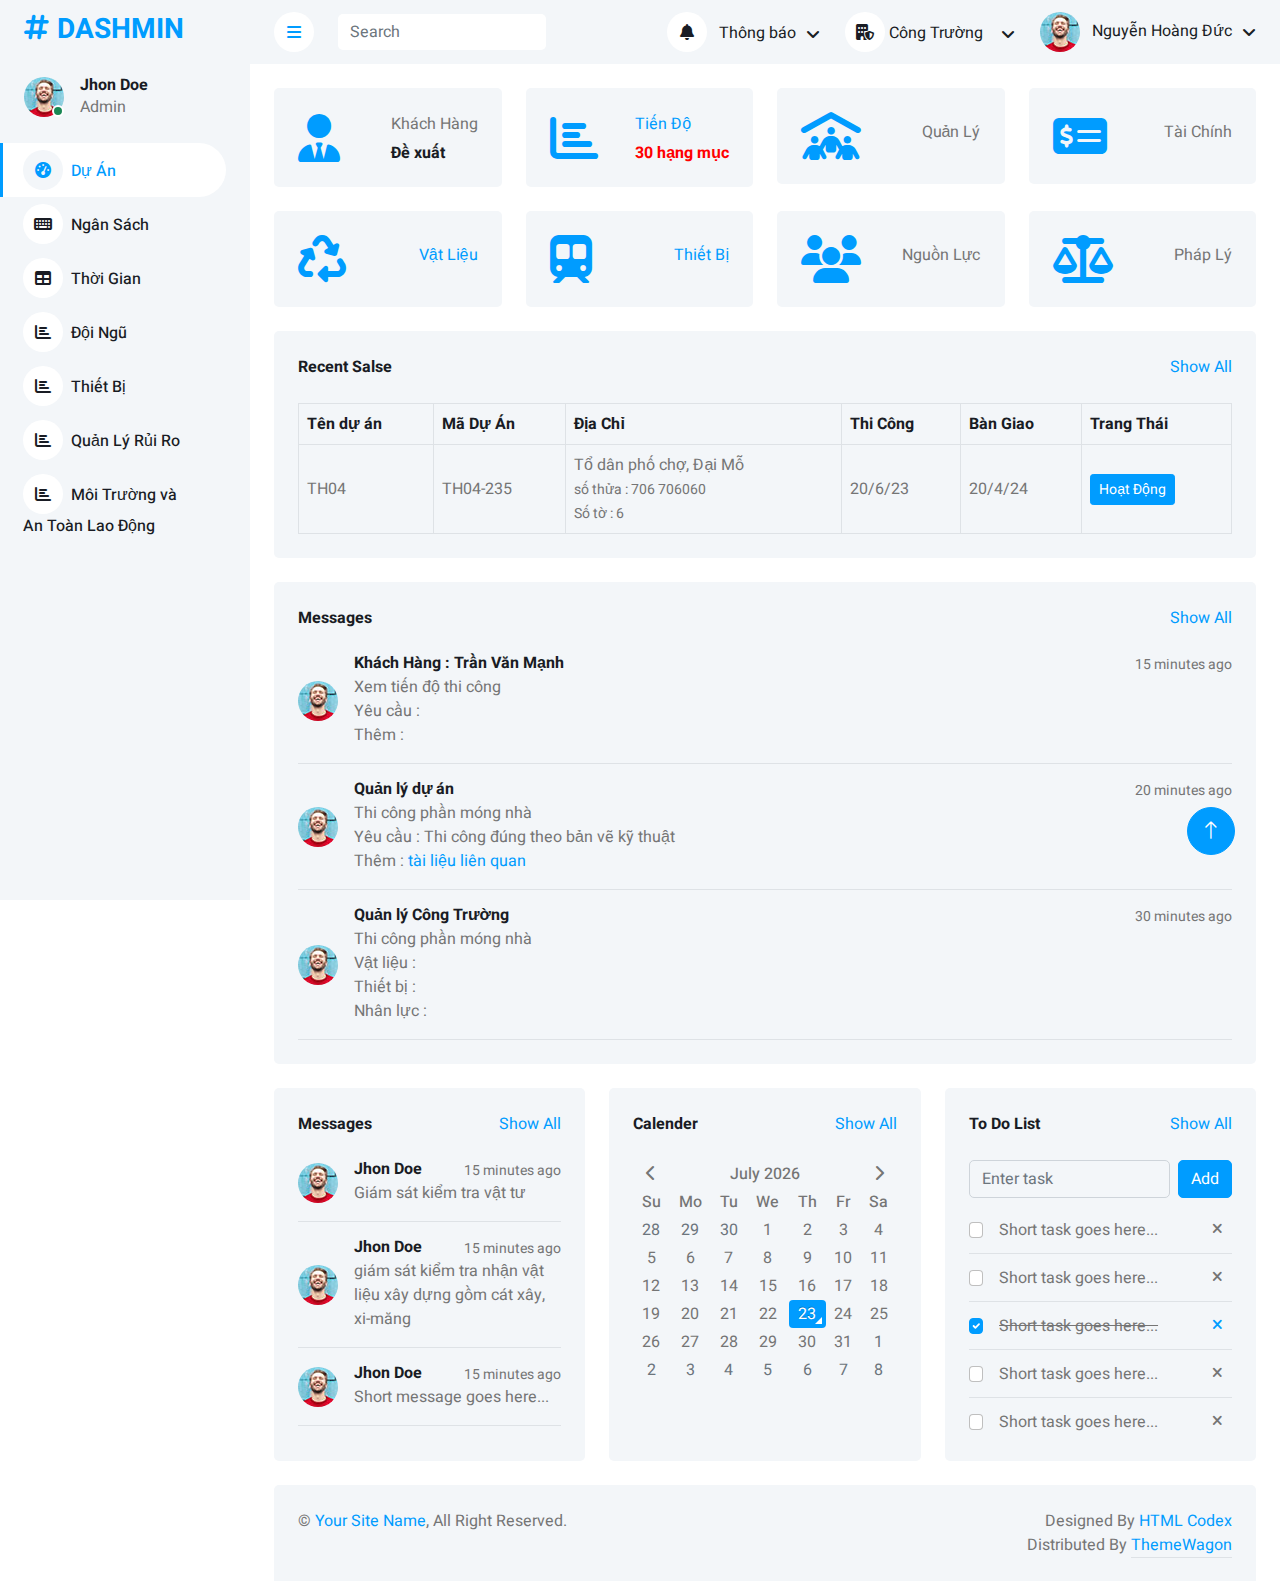
<file: project-details.html>
<!DOCTYPE html>
<html lang="en">

<head>
    <meta charset="utf-8">
    <title>Dự Án</title>
    <meta content="width=device-width, initial-scale=1.0" name="viewport">
    <meta content="" name="keywords">
    <meta content="" name="description">

    <!-- Favicon -->
    <link href="img/favicon.ico" rel="icon">

    <!-- Google Web Fonts -->
    <link rel="preconnect" href="https://fonts.googleapis.com">
    <link rel="preconnect" href="https://fonts.gstatic.com" crossorigin>
    <link href="https://fonts.googleapis.com/css2?family=Heebo:wght@400;500;600;700&display=swap" rel="stylesheet">
    
    <!-- Icon Font Stylesheet -->
    <link href="https://cdnjs.cloudflare.com/ajax/libs/font-awesome/6.4.2/css/all.min.css" rel="stylesheet">
    <link href="https://cdn.jsdelivr.net/npm/bootstrap-icons@1.4.1/font/bootstrap-icons.css" rel="stylesheet">

    <!-- Libraries Stylesheet -->
    <link href="lib/owlcarousel/assets/owl.carousel.min.css" rel="stylesheet">
    <link href="lib/tempusdominus/css/tempusdominus-bootstrap-4.min.css" rel="stylesheet" />

    <!-- Customized Bootstrap Stylesheet -->
    <link href="css/bootstrap.min.css" rel="stylesheet">

    <!-- Template Stylesheet -->
    <link href="css/style.css" rel="stylesheet">
</head>

<body>

    <div class="container-xxl position-relative bg-white d-flex p-0">
        <!-- Spinner Start -->
        <div id="spinner" class="show bg-white position-fixed translate-middle w-100 vh-100 top-50 start-50 d-flex align-items-center justify-content-center">
            <div class="spinner-border text-primary" style="width: 3rem; height: 3rem;" role="status">
                <span class="sr-only">Loading...</span>
            </div>
        </div>
        <!-- Spinner End -->


        <!-- Sidebar Start -->
        <div class="sidebar pe-4 pb-3">
            <nav class="navbar bg-light navbar-light">
                <a href="index.html" class="navbar-brand mx-4 mb-3">
                    <h3 class="text-primary"><i class="fa fa-hashtag me-2"></i>DASHMIN</h3>
                </a>
                <div class="d-flex align-items-center ms-4 mb-4">
                    <div class="position-relative">
                        <img class="rounded-circle" src="img/user.jpg" alt="" style="width: 40px; height: 40px;">
                        <div class="bg-success rounded-circle border border-2 border-white position-absolute end-0 bottom-0 p-1"></div>
                    </div>
                    <div class="ms-3">
                        <h6 class="mb-0">Jhon Doe</h6>
                        <span>Admin</span>
                    </div>
                </div>
                <div class="navbar-nav w-100">
                    <a href="index.html" class="nav-item nav-link active"><i class="fa fa-tachometer-alt me-2"></i>Dự Án</a>
                    <!-- <div class="nav-item dropdown">
                        <a href="#" class="nav-link dropdown-toggle" data-bs-toggle="dropdown"><i class="fa fa-laptop me-2"></i>Dự Án</a>
                        <div class="dropdown-menu bg-transparent border-0">
                            <a href="button.html" class="dropdown-item">D</a>
                            <a href="typography.html" class="dropdown-item">Nguồn lực</a>
                            <a href="element.html" class="dropdown-item">Công Việc</a>
                        </div>
                    </div> -->
                    <a href="" class="nav-item nav-link"><i class="fa fa-keyboard me-2"></i>Ngân Sách</a>
                    <a href="" class="nav-item nav-link"><i class="fa fa-table me-2"></i>Thời Gian</a>
                    <a href="employee.html" class="nav-item nav-link"><i class="fa fa-chart-bar me-2"></i>Đội Ngũ</a>
                    <a href="" class="nav-item nav-link"><i class="fa fa-chart-bar me-2"></i>Thiết Bị</a>
                    <a href="" class="nav-item nav-link"><i class="fa fa-chart-bar me-2"></i>Quản Lý Rủi Ro</a>
                    <a href="" class="nav-item nav-link"><i class="fa fa-chart-bar me-2"></i>Môi Trường và <br> An Toàn Lao Động</a>

                    <!-- <div class="nav-item dropdown">
                        <a href="#" class="nav-link dropdown-toggle" data-bs-toggle="dropdown"><i class="far fa-file-alt me-2"></i>Pages</a>
                        <div class="dropdown-menu bg-transparent border-0">
                            <a href="signin.html" class="dropdown-item">Sign In</a>
                            <a href="signup.html" class="dropdown-item">Sign Up</a>
                            <a href="404.html" class="dropdown-item">404 Error</a>
                            <a href="blank.html" class="dropdown-item">Blank Page</a>
                        </div>
                    </div> -->
                </div>
            </nav>
        </div>
        <!-- Sidebar End -->


        <!-- Content Start -->
        <div class="content">
            <!-- Navbar Start -->
            <nav class="navbar navbar-expand bg-light navbar-light sticky-top px-4 py-0">
                <a href="index.html" class="navbar-brand d-flex d-lg-none me-4">
                    <h2 class="text-primary mb-0"><i class="fa fa-hashtag"></i></h2>
                </a>
                <a href="#" class="sidebar-toggler flex-shrink-0">
                    <i class="fa fa-bars"></i>
                </a>
                <form class="d-none d-md-flex ms-4">
                    <input class="form-control border-0" type="search" placeholder="Search">
                </form>
                <div class="navbar-nav align-items-center ms-auto">
                    <div class="nav-item dropdown">
                        <a href="#" class="nav-link dropdown-toggle" data-bs-toggle="dropdown">
                            <i class="fa fa-bell me-lg-2"></i>
                            <span class="d-none d-lg-inline-flex">Thông báo</span>
                        </a>
                        <div class="dropdown-menu dropdown-menu-end bg-light border-0 rounded-0 rounded-bottom m-0">
                            <a href="#" class="dropdown-item">
                                <div class="d-flex align-items-center">
                                    <img class="rounded-circle" src="img/user.jpg" alt="" style="width: 40px; height: 40px;">
                                    <div class="ms-2">
                                        <h6 class="fw-normal mb-0">Jhon send you a message</h6>
                                        <small>15 minutes ago</small>
                                    </div>
                                </div>
                            </a>
                            <hr class="dropdown-divider">
                            <a href="#" class="dropdown-item">
                                <div class="d-flex align-items-center">
                                    <img class="rounded-circle" src="img/user.jpg" alt="" style="width: 40px; height: 40px;">
                                    <div class="ms-2">
                                        <h6 class="fw-normal mb-0">Jhon send you a message</h6>
                                        <small>15 minutes ago</small>
                                    </div>
                                </div>
                            </a>
                            <hr class="dropdown-divider">
                            <a href="#" class="dropdown-item">
                                <div class="d-flex align-items-center">
                                    <img class="rounded-circle" src="img/user.jpg" alt="" style="width: 40px; height: 40px;">
                                    <div class="ms-2">
                                        <h6 class="fw-normal mb-0">Jhon send you a message</h6>
                                        <small>15 minutes ago</small>
                                    </div>
                                </div>
                            </a>
                            <hr class="dropdown-divider">
                            <a href="#" class="dropdown-item text-center">See all message</a>
                        </div>
                    </div>
                    <div class="nav-item dropdown">
                        <a href="#" class="nav-link dropdown-toggle" data-bs-toggle="dropdown">
                            <!-- <i class="fa fa-bell me-lg-2"></i> -->
                            <i class="fa-solid fa-building-shield"></i>
                            <span class="d-none d-lg-inline-flex me-lg-2 ">Công Trường</span>
                        </a>
                        <div class="dropdown-menu dropdown-menu-end bg-light border-0 rounded-0 rounded-bottom m-0">
                            <a href="#" class="dropdown-item">
                                <h6 class="fw-normal mb-0">Nhận vật liệu xây dựng</h6>
                                <small>15 phút trước</small>
                            </a>
                            <hr class="dropdown-divider">
                            <a href="#" class="dropdown-item">
                                <h6 class="fw-normal mb-0">Nhận vật tư</h6>
                                <small>20 phút trước</small>
                            </a>
                            <hr class="dropdown-divider">
                            <a href="#" class="dropdown-item">
                                <h6 class="fw-normal mb-0">Chấm Công</h6>
                                <small>7h:30p</small>
                            </a>
                            <hr class="dropdown-divider">
                            <a href="#" class="dropdown-item text-center">See all notifications</a>
                        </div>
                    </div>
                    <div class="nav-item dropdown">
                        <a href="#" class="nav-link dropdown-toggle" data-bs-toggle="dropdown">
                            <img class="rounded-circle me-lg-2" src="img/user.jpg" alt="" style="width: 40px; height: 40px;">
                            <span class="d-none d-lg-inline-flex">Nguyễn Hoàng Đức</span>
                        </a>
                        <div class="dropdown-menu dropdown-menu-end bg-light border-0 rounded-0 rounded-bottom m-0">
                            <a href="#" class="dropdown-item">Tài Khoảng của tôi</a>
                            <a href="#" class="dropdown-item">Cài đặt</a>
                            <a href="#" class="dropdown-item">Đăng xuất</a>
                        </div>
                    </div>
                </div>
            </nav>
            
            <!-- Navbar End -->


            <!-- Sale & Revenue Start -->
            <div class="container-fluid pt-4 px-4">
                <div class="row g-4">
                    <div class="col-sm-6 col-xl-3">
                        <div class="bg-light rounded d-flex align-items-center justify-content-between p-4">
                            <i class="fa-solid fa-user-tie fa-3x text-primary"></i>
                            <div class="ms-3">
                                <p class="mb-2">Khách Hàng</p>
                                <h6 class="mb-0">Đề xuất</h6>
                            </div>
                        </div>
                    </div>
                    <div class="col-sm-6 col-xl-3">
                        <a href="progress.html">
                            <div class="bg-light rounded d-flex align-items-center justify-content-between p-4">
                                <i class="fa fa-chart-bar fa-3x text-primary"></i>
                                <div class="ms-3">
                                    <p class="mb-2">Tiến Độ</p>
                                    <h6 class="mb-0" style="color: red;">30 hạng mục</h6>
                                </div>
                            </div>
                        </a>
                    </div>
                    <div class="col-sm-6 col-xl-3">
                        <div class="bg-light rounded d-flex align-items-center justify-content-between p-4">
                            <!-- <i class="fa fa-chart-area fa-3x text-primary"></i> -->
                            <i class="fa-solid fa-people-roof fa-3x text-primary"></i>
                            <div class="ms-3">
                                <p class="mb-2">Quản Lý</p>
                                <h6 class="mb-0"></h6>
                            </div>
                        </div>
                    </div>
                    <div class="col-sm-6 col-xl-3">
                        <div class="bg-light rounded d-flex align-items-center justify-content-between p-4">
                            <!-- <i class="fa fa-chart-pie fa-3x text-primary"></i> -->
                            <i class="fa-solid fa-money-check-dollar fa-3x text-primary "></i>
                            <div class="ms-3">
                                <p class="mb-2">Tài Chính</p>
                                <h6 class="mb-0"></h6>
                            </div>
                        </div>
                    </div>

                    <div class="col-sm-6 col-xl-3">
                        <a href="">
                            <div class="bg-light rounded d-flex align-items-center justify-content-between p-4">
                                <!-- <i class="fa fa-chart-pie fa-3x text-primary"></i> -->
                                <!-- <i class="fa-solid fa-money-check-dollar fa-3x text-primary "></i> -->
                                <i class="fa-solid fa-recycle fa-3x text-primary "></i>
                                <div class="ms-3">
                                    <p class="mb-2">Vật Liệu</p>
                                    <h6 class="mb-0"></h6>
                                </div>
                            </div>
                        </a>
                    </div>

                    <div class="col-sm-6 col-xl-3">
                        <a href="device.html">
                            <div class="bg-light rounded d-flex align-items-center justify-content-between p-4">
                                <!-- <i class="fa fa-chart-pie fa-3x text-primary"></i> -->
                                <!-- <i class="fa-solid fa-money-check-dollar fa-3x text-primary "></i> -->
                                <i class="fa-solid fa-train-subway fa-3x text-primary "></i>
                                <div class="ms-3">
                                    <p class="mb-2">Thiết Bị</p>
                                    <h6 class="mb-0"></h6>
                                </div>
                            </div>
                        </a>
                    </div>

                    <div class="col-sm-6 col-xl-3">
                        <div class="bg-light rounded d-flex align-items-center justify-content-between p-4">
                            <!-- <i class="fa fa-chart-pie fa-3x text-primary"></i> -->
                            <!-- <i class="fa-solid fa-money-check-dollar fa-3x text-primary "></i> -->
                            <i class="fa-solid fa-users fa-3x text-primary"></i>
                            <div class="ms-3">
                                <p class="mb-2">Nguồn Lực</p>
                                <h6 class="mb-0"></h6>
                            </div>
                        </div>
                    </div>

                    <div class="col-sm-6 col-xl-3">
                        <div class="bg-light rounded d-flex align-items-center justify-content-between p-4">
                            <!-- <i class="fa fa-chart-pie fa-3x text-primary"></i> -->
                            <i class="fa-solid fa-scale-balanced fa-3x text-primary"></i>
                            <div class="ms-3">
                                <p class="mb-2">Pháp Lý</p>
                                <h6 class="mb-0"></h6>
                            </div>
                        </div>
                    </div>

                </div>
            </div>
            <!-- Sale & Revenue End -->


            <!-- Sales Chart Start -->
            <!-- <div class="container-fluid pt-4 px-4">
                <div class="row g-4">
                    <div class="col-sm-12 col-xl-6">
                        <div class="bg-light text-center rounded p-4">
                            <div class="d-flex align-items-center justify-content-between mb-4">
                                <h6 class="mb-0">Worldwide</h6>
                                <a href="">Show All</a>
                            </div>
                            <canvas id="worldwide-sales"></canvas>
                        </div>
                    </div>
                    <div class="col-sm-12 col-xl-6">
                        <div class="bg-light text-center rounded p-4">
                            <div class="d-flex align-items-center justify-content-between mb-4">
                                <h6 class="mb-0">Salse & Revenue</h6>
                                <a href="">Show All</a>
                            </div>
                            <canvas id="salse-revenue"></canvas>
                        </div>
                    </div>
                </div>
            </div> -->
            <!-- Sales Chart End -->


            <!-- Recent Sales Start -->
            <div class="container-fluid pt-4 px-4">
                <div class="bg-light text-center rounded p-4">
                    <div class="d-flex align-items-center justify-content-between mb-4">
                        <h6 class="mb-0">Recent Salse</h6>
                        <a href="">Show All</a>
                    </div>
                    <div class="table-responsive">
                        <table class="table text-start align-middle table-bordered table-hover mb-0">
                            <thead>
                                <tr class="text-dark">
                                    <!-- <th scope="col"><input class="form-check-input" type="checkbox"></th> -->
                                    <th scope="col">Tên dự án</th>
                                    <th scope="col">Mã Dự Án</th>
                                    <th scope="col">Địa Chỉ</th>
                                    <th scope="col">Thi Công</th>
                                    <th scope="col">Bàn Giao</th>
                                    <th scope="col">Trang Thái</th>
                                </tr>
                            </thead>
                            <tbody>
                                <tr>
                                    <!-- <td><input class="form-check-input" type="checkbox"></td> -->
                                    <td>TH04</td>
                                    <td>TH04-235</td>
                                    <td>Tổ dân phố chợ, Đại Mỗ 
                                        <br>
                                        <small>số thửa : 706 706060  </small>
                                        <br>
                                        <small>Số tờ : 6</small>
                                    </td>
                                    <td>20/6/23</td>
                                    <td>20/4/24</td>
                                    <td>
                                        <a class="btn btn-sm btn-primary" href="">Hoạt Động</a></td>
                                </tr>
                           
                            </tbody>
                        </table>
                    </div>
                </div>
            </div>
            <!-- Recent Sales End -->

          
            <div class="container-fluid pt-4 px-4">
                <div class="row g-4">
                    <!-- action -->
                    <div class="col-sm-12 col-md-6 col-xl-12">
                        <div class="h-100 bg-light rounded p-4">
                            <div class="d-flex align-items-center justify-content-between mb-2">
                                <h6 class="mb-0">Messages</h6>
                                <a href="">Show All</a>
                            </div>
                            <div class="d-flex align-items-center border-bottom py-3">
                                <img class="rounded-circle flex-shrink-0" src="img/user.jpg" alt="" style="width: 40px; height: 40px;">
                                <div class="w-100 ms-3">
                                    <div class="d-flex w-100 justify-content-between">
                                        <h6 class="mb-0">Khách Hàng : Trần Văn Mạnh</h6>
                                        <small>15 minutes ago</small>
                                    </div>
                                    <span>Xem tiến độ thi công</span>
                                    <br>
                                    <span>Yêu cầu :  </span>
                                    <br>
                                    <span>Thêm : </span>
                                </div>
                            </div>

                            <div class="d-flex align-items-center border-bottom py-3">
                                <img class="rounded-circle flex-shrink-0" src="img/user.jpg" alt="" style="width: 40px; height: 40px;">
                                <div class="w-100 ms-3">
                                    <div class="d-flex w-100 justify-content-between">
                                        <h6 class="mb-0">Quản lý dự án</h6>
                                        <small>20 minutes ago</small>
                                    </div>
                                    <span>Thi công phần móng nhà</span>
                                    <br>
                                    <span>Yêu cầu : Thi công đúng theo bản vẽ kỹ thuật</span>
                                    <br>
                                    <span>Thêm :  <a href="">tài liệu liên quan</a></span>

                                </div>
                            </div>
                            <div class="d-flex align-items-center border-bottom py-3">
                                <img class="rounded-circle flex-shrink-0" src="img/user.jpg" alt="" style="width: 40px; height: 40px;">
                                <div class="w-100 ms-3">
                                    <div class="d-flex w-100 justify-content-between">
                                        <h6 class="mb-0">Quản lý Công Trường</h6>
                                        <small>30 minutes ago</small>
                                    </div>
                                    <span>Thi công phần móng nhà</span>
                                    <br>
                                    <span>Vật liệu :   </span>
                                    <br>
                                    <span>Thiết bị : </span>
                                    <br>
                                    <span>Nhân lực : </span>
                                    <br>
                                    <span>

                                    </span>
                                </div>
                            </div>
                        </div>
                    </div>
                    <!--  -->
                    <div class="col-sm-12 col-md-6 col-xl-4">
                        <div class="h-100 bg-light rounded p-4">
                            <div class="d-flex align-items-center justify-content-between mb-2">
                                <h6 class="mb-0">Messages</h6>
                                <a href="">Show All</a>
                            </div>
                            <div class="d-flex align-items-center border-bottom py-3">
                                <img class="rounded-circle flex-shrink-0" src="img/user.jpg" alt="" style="width: 40px; height: 40px;">
                                <div class="w-100 ms-3">
                                    <div class="d-flex w-100 justify-content-between">
                                        <h6 class="mb-0">Jhon Doe</h6>
                                        <small>15 minutes ago</small>
                                    </div>
                                    <span>Giám sát kiểm tra vật tư</span>
                                </div>
                            </div>
                            <div class="d-flex align-items-center border-bottom py-3">
                                <img class="rounded-circle flex-shrink-0" src="img/user.jpg" alt="" style="width: 40px; height: 40px;">
                                <div class="w-100 ms-3">
                                    <div class="d-flex w-100 justify-content-between">
                                        <h6 class="mb-0">Jhon Doe</h6>
                                        <small>15 minutes ago</small>
                                    </div>
                                    <span> giám sát kiểm tra nhận vật liệu xây dựng gồm cát xây, xi-măng </span>
                                </div>
                            </div>
                            <div class="d-flex align-items-center border-bottom py-3">
                                <img class="rounded-circle flex-shrink-0" src="img/user.jpg" alt="" style="width: 40px; height: 40px;">
                                <div class="w-100 ms-3">
                                    <div class="d-flex w-100 justify-content-between">
                                        <h6 class="mb-0">Jhon Doe</h6>
                                        <small>15 minutes ago</small>
                                    </div>
                                    <span>Short message goes here...</span>
                                </div>
                            </div>
                        </div>
                    </div>
                    <div class="col-sm-12 col-md-6 col-xl-4">
                        <div class="h-100 bg-light rounded p-4">
                            <div class="d-flex align-items-center justify-content-between mb-4">
                                <h6 class="mb-0">Calender</h6>
                                <a href="">Show All</a>
                            </div>
                            <div id="calender"></div>
                        </div>
                    </div>
                    <div class="col-sm-12 col-md-6 col-xl-4">
                        <div class="h-100 bg-light rounded p-4">
                            <div class="d-flex align-items-center justify-content-between mb-4">
                                <h6 class="mb-0">To Do List</h6>
                                <a href="">Show All</a>
                            </div>
                            <div class="d-flex mb-2">
                                <input class="form-control bg-transparent" type="text" placeholder="Enter task">
                                <button type="button" class="btn btn-primary ms-2">Add</button>
                            </div>
                            <div class="d-flex align-items-center border-bottom py-2">
                                <input class="form-check-input m-0" type="checkbox">
                                <div class="w-100 ms-3">
                                    <div class="d-flex w-100 align-items-center justify-content-between">
                                        <span>Short task goes here...</span>
                                        <button class="btn btn-sm"><i class="fa fa-times"></i></button>
                                    </div>
                                </div>
                            </div>
                            <div class="d-flex align-items-center border-bottom py-2">
                                <input class="form-check-input m-0" type="checkbox">
                                <div class="w-100 ms-3">
                                    <div class="d-flex w-100 align-items-center justify-content-between">
                                        <span>Short task goes here...</span>
                                        <button class="btn btn-sm"><i class="fa fa-times"></i></button>
                                    </div>
                                </div>
                            </div>
                            <div class="d-flex align-items-center border-bottom py-2">
                                <input class="form-check-input m-0" type="checkbox" checked>
                                <div class="w-100 ms-3">
                                    <div class="d-flex w-100 align-items-center justify-content-between">
                                        <span><del>Short task goes here...</del></span>
                                        <button class="btn btn-sm text-primary"><i class="fa fa-times"></i></button>
                                    </div>
                                </div>
                            </div>
                            <div class="d-flex align-items-center border-bottom py-2">
                                <input class="form-check-input m-0" type="checkbox">
                                <div class="w-100 ms-3">
                                    <div class="d-flex w-100 align-items-center justify-content-between">
                                        <span>Short task goes here...</span>
                                        <button class="btn btn-sm"><i class="fa fa-times"></i></button>
                                    </div>
                                </div>
                            </div>
                            <div class="d-flex align-items-center pt-2">
                                <input class="form-check-input m-0" type="checkbox">
                                <div class="w-100 ms-3">
                                    <div class="d-flex w-100 align-items-center justify-content-between">
                                        <span>Short task goes here...</span>
                                        <button class="btn btn-sm"><i class="fa fa-times"></i></button>
                                    </div>
                                </div>
                            </div>
                        </div>
                    </div>
                </div>
            </div>
            <!-- Widgets End -->


            <!-- Footer Start -->
            <div class="container-fluid pt-4 px-4">
                <div class="bg-light rounded-top p-4">
                    <div class="row">
                        <div class="col-12 col-sm-6 text-center text-sm-start">
                            &copy; <a href="#">Your Site Name</a>, All Right Reserved. 
                        </div>
                        <div class="col-12 col-sm-6 text-center text-sm-end">
                            <!--/*** This template is free as long as you keep the footer author’s credit link/attribution link/backlink. If you'd like to use the template without the footer author’s credit link/attribution link/backlink, you can purchase the Credit Removal License from "https://htmlcodex.com/credit-removal". Thank you for your support. ***/-->
                            Designed By <a href="https://htmlcodex.com">HTML Codex</a>
                        </br>
                        Distributed By <a class="border-bottom" href="https://themewagon.com" target="_blank">ThemeWagon</a>
                        </div>
                    </div>
                </div>
            </div>
            <!-- Footer End -->
        </div>
        <!-- Content End -->


        <!-- Back to Top -->
        <a href="#" class="btn btn-lg btn-primary btn-lg-square back-to-top"><i class="bi bi-arrow-up"></i></a>
    </div>

    <!-- JavaScript Libraries -->
    <script src="https://code.jquery.com/jquery-3.4.1.min.js"></script>
    <script src="https://cdn.jsdelivr.net/npm/bootstrap@5.0.0/dist/js/bootstrap.bundle.min.js"></script>
    <script src="lib/chart/chart.min.js"></script>
    <script src="lib/easing/easing.min.js"></script>
    <script src="lib/waypoints/waypoints.min.js"></script>
    <script src="lib/owlcarousel/owl.carousel.min.js"></script>
    <script src="lib/tempusdominus/js/moment.min.js"></script>
    <script src="lib/tempusdominus/js/moment-timezone.min.js"></script>
    <script src="lib/tempusdominus/js/tempusdominus-bootstrap-4.min.js"></script>

    <!-- Template Javascript -->
    <script src="js/main.js"></script>
</body>

</html>
</file>
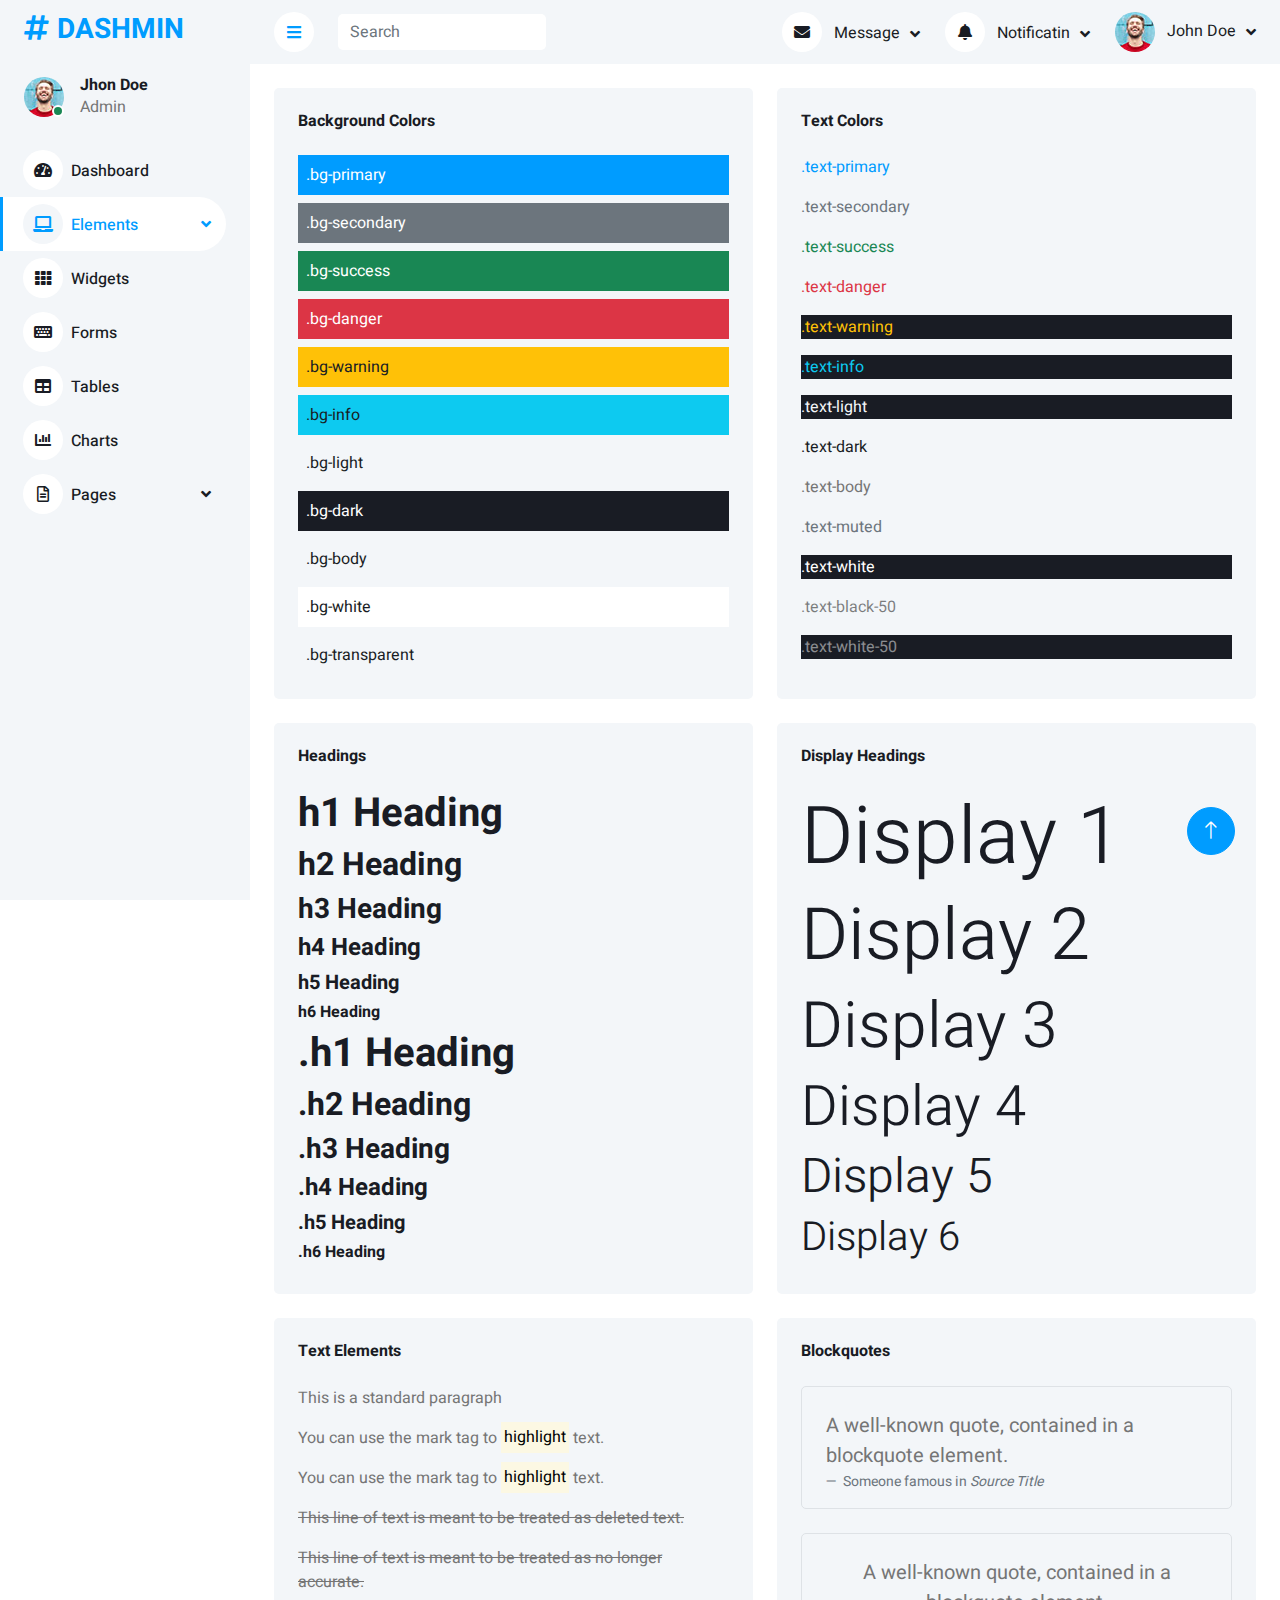
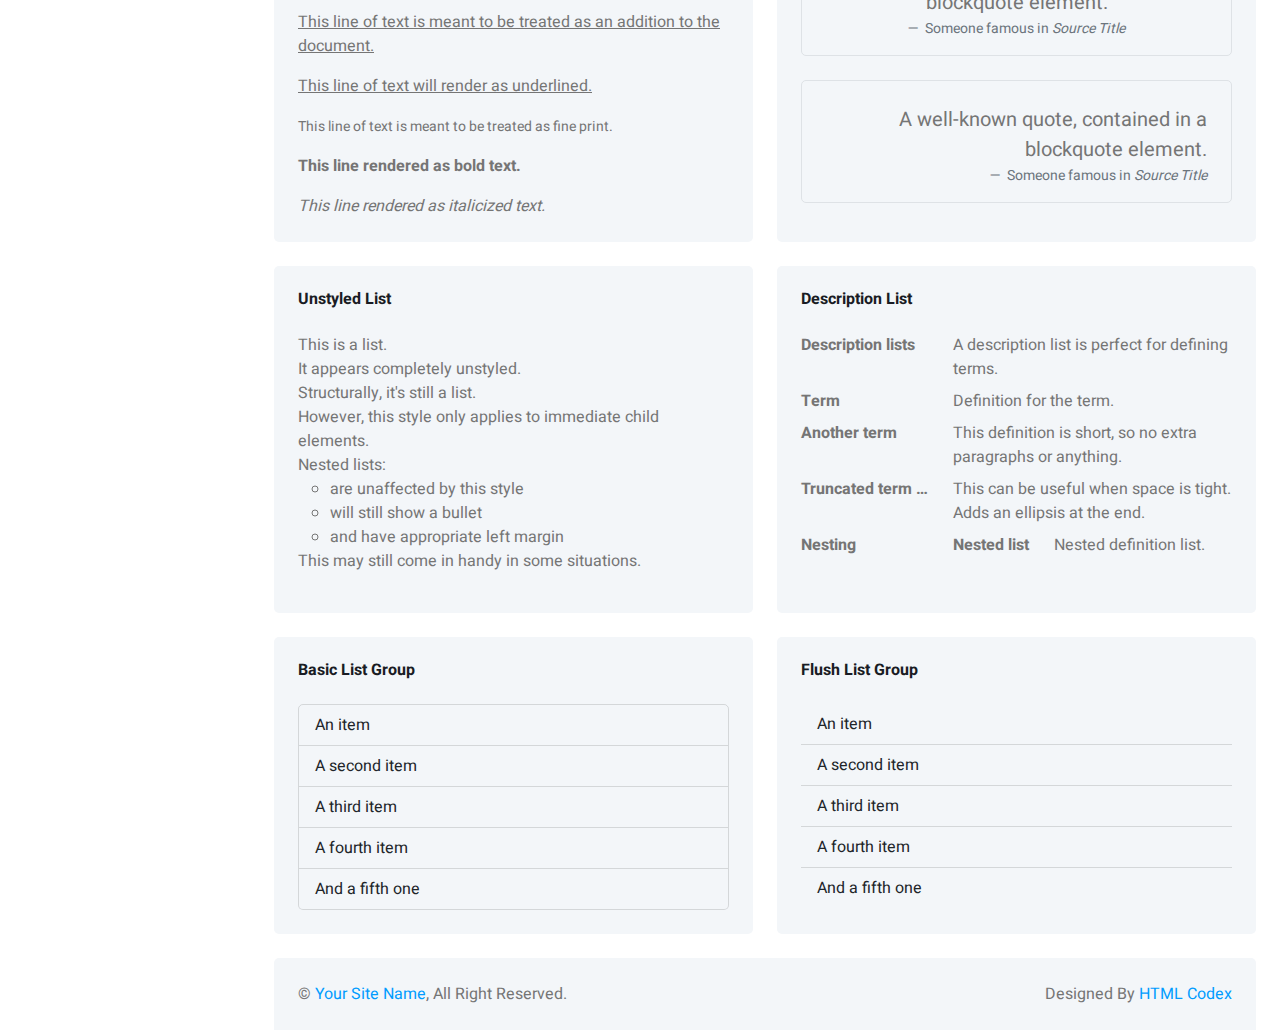
<file: typography.html>
<!DOCTYPE html>
<html lang="en">

<head>
    <meta charset="utf-8">
    <title>DASHMIN - Bootstrap Admin Template</title>
    <meta content="width=device-width, initial-scale=1.0" name="viewport">
    <meta content="" name="keywords">
    <meta content="" name="description">

    <!-- Favicon -->
    <link href="img/favicon.ico" rel="icon">

    <!-- Google Web Fonts -->
    <link rel="preconnect" href="https://fonts.googleapis.com">
    <link rel="preconnect" href="https://fonts.gstatic.com" crossorigin>
    <link href="https://fonts.googleapis.com/css2?family=Heebo:wght@400;500;600;700&display=swap" rel="stylesheet">
    
    <!-- Icon Font Stylesheet -->
    <link href="https://cdnjs.cloudflare.com/ajax/libs/font-awesome/5.10.0/css/all.min.css" rel="stylesheet">
    <link href="https://cdn.jsdelivr.net/npm/bootstrap-icons@1.4.1/font/bootstrap-icons.css" rel="stylesheet">

    <!-- Libraries Stylesheet -->
    <link href="lib/owlcarousel/assets/owl.carousel.min.css" rel="stylesheet">
    <link href="lib/tempusdominus/css/tempusdominus-bootstrap-4.min.css" rel="stylesheet" />

    <!-- Customized Bootstrap Stylesheet -->
    <link href="css/bootstrap.min.css" rel="stylesheet">

    <!-- Template Stylesheet -->
    <link href="css/style.css" rel="stylesheet">
</head>

<body>
    <div class="container-xxl position-relative bg-white d-flex p-0">
        <!-- Spinner Start -->
        <div id="spinner" class="show bg-white position-fixed translate-middle w-100 vh-100 top-50 start-50 d-flex align-items-center justify-content-center">
            <div class="spinner-border text-primary" style="width: 3rem; height: 3rem;" role="status">
                <span class="sr-only">Loading...</span>
            </div>
        </div>
        <!-- Spinner End -->


        <!-- Sidebar Start -->
        <div class="sidebar pe-4 pb-3">
            <nav class="navbar bg-light navbar-light">
                <a href="index.html" class="navbar-brand mx-4 mb-3">
                    <h3 class="text-primary"><i class="fa fa-hashtag me-2"></i>DASHMIN</h3>
                </a>
                <div class="d-flex align-items-center ms-4 mb-4">
                    <div class="position-relative">
                        <img class="rounded-circle" src="img/user.jpg" alt="" style="width: 40px; height: 40px;">
                        <div class="bg-success rounded-circle border border-2 border-white position-absolute end-0 bottom-0 p-1"></div>
                    </div>
                    <div class="ms-3">
                        <h6 class="mb-0">Jhon Doe</h6>
                        <span>Admin</span>
                    </div>
                </div>
                <div class="navbar-nav w-100">
                    <a href="index.html" class="nav-item nav-link"><i class="fa fa-tachometer-alt me-2"></i>Dashboard</a>
                    <div class="nav-item dropdown">
                        <a href="#" class="nav-link dropdown-toggle active" data-bs-toggle="dropdown"><i class="fa fa-laptop me-2"></i>Elements</a>
                        <div class="dropdown-menu bg-transparent border-0">
                            <a href="button.html" class="dropdown-item">Buttons</a>
                            <a href="typography.html" class="dropdown-item active">Typography</a>
                            <a href="element.html" class="dropdown-item">Other Elements</a>
                        </div>
                    </div>
                    <a href="widget.html" class="nav-item nav-link"><i class="fa fa-th me-2"></i>Widgets</a>
                    <a href="form.html" class="nav-item nav-link"><i class="fa fa-keyboard me-2"></i>Forms</a>
                    <a href="table.html" class="nav-item nav-link"><i class="fa fa-table me-2"></i>Tables</a>
                    <a href="chart.html" class="nav-item nav-link"><i class="fa fa-chart-bar me-2"></i>Charts</a>
                    <div class="nav-item dropdown">
                        <a href="#" class="nav-link dropdown-toggle" data-bs-toggle="dropdown"><i class="far fa-file-alt me-2"></i>Pages</a>
                        <div class="dropdown-menu bg-transparent border-0">
                            <a href="signin.html" class="dropdown-item">Sign In</a>
                            <a href="signup.html" class="dropdown-item">Sign Up</a>
                            <a href="404.html" class="dropdown-item">404 Error</a>
                            <a href="blank.html" class="dropdown-item">Blank Page</a>
                        </div>
                    </div>
                </div>
            </nav>
        </div>
        <!-- Sidebar End -->


        <!-- Content Start -->
        <div class="content">
            <!-- Navbar Start -->
            <nav class="navbar navbar-expand bg-light navbar-light sticky-top px-4 py-0">
                <a href="index.html" class="navbar-brand d-flex d-lg-none me-4">
                    <h2 class="text-primary mb-0"><i class="fa fa-hashtag"></i></h2>
                </a>
                <a href="#" class="sidebar-toggler flex-shrink-0">
                    <i class="fa fa-bars"></i>
                </a>
                <form class="d-none d-md-flex ms-4">
                    <input class="form-control border-0" type="search" placeholder="Search">
                </form>
                <div class="navbar-nav align-items-center ms-auto">
                    <div class="nav-item dropdown">
                        <a href="#" class="nav-link dropdown-toggle" data-bs-toggle="dropdown">
                            <i class="fa fa-envelope me-lg-2"></i>
                            <span class="d-none d-lg-inline-flex">Message</span>
                        </a>
                        <div class="dropdown-menu dropdown-menu-end bg-light border-0 rounded-0 rounded-bottom m-0">
                            <a href="#" class="dropdown-item">
                                <div class="d-flex align-items-center">
                                    <img class="rounded-circle" src="img/user.jpg" alt="" style="width: 40px; height: 40px;">
                                    <div class="ms-2">
                                        <h6 class="fw-normal mb-0">Jhon send you a message</h6>
                                        <small>15 minutes ago</small>
                                    </div>
                                </div>
                            </a>
                            <hr class="dropdown-divider">
                            <a href="#" class="dropdown-item">
                                <div class="d-flex align-items-center">
                                    <img class="rounded-circle" src="img/user.jpg" alt="" style="width: 40px; height: 40px;">
                                    <div class="ms-2">
                                        <h6 class="fw-normal mb-0">Jhon send you a message</h6>
                                        <small>15 minutes ago</small>
                                    </div>
                                </div>
                            </a>
                            <hr class="dropdown-divider">
                            <a href="#" class="dropdown-item">
                                <div class="d-flex align-items-center">
                                    <img class="rounded-circle" src="img/user.jpg" alt="" style="width: 40px; height: 40px;">
                                    <div class="ms-2">
                                        <h6 class="fw-normal mb-0">Jhon send you a message</h6>
                                        <small>15 minutes ago</small>
                                    </div>
                                </div>
                            </a>
                            <hr class="dropdown-divider">
                            <a href="#" class="dropdown-item text-center">See all message</a>
                        </div>
                    </div>
                    <div class="nav-item dropdown">
                        <a href="#" class="nav-link dropdown-toggle" data-bs-toggle="dropdown">
                            <i class="fa fa-bell me-lg-2"></i>
                            <span class="d-none d-lg-inline-flex">Notificatin</span>
                        </a>
                        <div class="dropdown-menu dropdown-menu-end bg-light border-0 rounded-0 rounded-bottom m-0">
                            <a href="#" class="dropdown-item">
                                <h6 class="fw-normal mb-0">Profile updated</h6>
                                <small>15 minutes ago</small>
                            </a>
                            <hr class="dropdown-divider">
                            <a href="#" class="dropdown-item">
                                <h6 class="fw-normal mb-0">New user added</h6>
                                <small>15 minutes ago</small>
                            </a>
                            <hr class="dropdown-divider">
                            <a href="#" class="dropdown-item">
                                <h6 class="fw-normal mb-0">Password changed</h6>
                                <small>15 minutes ago</small>
                            </a>
                            <hr class="dropdown-divider">
                            <a href="#" class="dropdown-item text-center">See all notifications</a>
                        </div>
                    </div>
                    <div class="nav-item dropdown">
                        <a href="#" class="nav-link dropdown-toggle" data-bs-toggle="dropdown">
                            <img class="rounded-circle me-lg-2" src="img/user.jpg" alt="" style="width: 40px; height: 40px;">
                            <span class="d-none d-lg-inline-flex">John Doe</span>
                        </a>
                        <div class="dropdown-menu dropdown-menu-end bg-light border-0 rounded-0 rounded-bottom m-0">
                            <a href="#" class="dropdown-item">My Profile</a>
                            <a href="#" class="dropdown-item">Settings</a>
                            <a href="#" class="dropdown-item">Log Out</a>
                        </div>
                    </div>
                </div>
            </nav>
            <!-- Navbar End -->


            <!-- Typography Start -->
            <div class="container-fluid pt-4 px-4">
                <div class="row g-4">
                    <div class="col-sm-12 col-xl-6">
                        <div class="bg-light rounded h-100 p-4">
                            <h6 class="mb-4">Background Colors</h6>
                            <div class="p-2 mb-2 bg-primary text-white">.bg-primary</div>
                            <div class="p-2 mb-2 bg-secondary text-white">.bg-secondary</div>
                            <div class="p-2 mb-2 bg-success text-white">.bg-success</div>
                            <div class="p-2 mb-2 bg-danger text-white">.bg-danger</div>
                            <div class="p-2 mb-2 bg-warning text-dark">.bg-warning</div>
                            <div class="p-2 mb-2 bg-info text-dark">.bg-info</div>
                            <div class="p-2 mb-2 bg-light text-dark">.bg-light</div>
                            <div class="p-2 mb-2 bg-dark text-white">.bg-dark</div>
                            <div class="p-2 mb-2 bg-body text-dark">.bg-body</div>
                            <div class="p-2 mb-2 bg-white text-dark">.bg-white</div>
                            <div class="p-2 mb-0 bg-transparent text-dark">.bg-transparent</div>
                        </div>
                    </div>
                    <div class="col-sm-12 col-xl-6">
                        <div class="bg-light rounded h-100 p-4">
                            <h6 class="mb-4">Text Colors</h6>
                            <p class="text-primary">.text-primary</p>
                            <p class="text-secondary">.text-secondary</p>
                            <p class="text-success">.text-success</p>
                            <p class="text-danger">.text-danger</p>
                            <p class="text-warning bg-dark">.text-warning</p>
                            <p class="text-info bg-dark">.text-info</p>
                            <p class="text-light bg-dark">.text-light</p>
                            <p class="text-dark">.text-dark</p>
                            <p class="text-body">.text-body</p>
                            <p class="text-muted">.text-muted</p>
                            <p class="text-white bg-dark">.text-white</p>
                            <p class="text-black-50">.text-black-50</p>
                            <p class="text-white-50 bg-dark mb-0">.text-white-50</p>
                        </div>
                    </div>
                    <div class="col-sm-12 col-xl-6">
                        <div class="bg-light rounded h-100 p-4">
                            <h6 class="mb-4">Headings</h6>
                            <h1>h1 Heading</h1>
                            <h2>h2 Heading</h2>
                            <h3>h3 Heading</h3>
                            <h4>h4 Heading</h4>
                            <h5>h5 Heading</h5>
                            <h6>h6 Heading</h6>
                            <p class="h1">.h1 Heading</p>
                            <p class="h2">.h2 Heading</p>
                            <p class="h3">.h3 Heading</p>
                            <p class="h4">.h4 Heading</p>
                            <p class="h5">.h5 Heading</p>
                            <p class="h6">.h6 Heading</p>
                        </div>
                    </div>
                    <div class="col-sm-12 col-xl-6">
                        <div class="bg-light rounded h-100 p-4">
                            <h6 class="mb-4">Display Headings</h6>
                            <h1 class="display-1">Display 1</h1>
                            <h1 class="display-2">Display 2</h1>
                            <h1 class="display-3">Display 3</h1>
                            <h1 class="display-4">Display 4</h1>
                            <h1 class="display-5">Display 5</h1>
                            <h1 class="display-6 mb-0">Display 6</h1>
                        </div>
                    </div>
                    <div class="col-sm-12 col-xl-6">
                        <div class="bg-light rounded h-100 p-4">
                            <h6 class="mb-4">Text Elements</h6>
                            <p>This is a standard paragraph</p>
                            <p>You can use the mark tag to <mark>highlight</mark> text.</p>
                            <p>You can use the mark tag to <mark>highlight</mark> text.</p>
                            <p><del>This line of text is meant to be treated as deleted text.</del></p>
                            <p><s>This line of text is meant to be treated as no longer accurate.</s></p>
                            <p><ins>This line of text is meant to be treated as an addition to the document.</ins></p>
                            <p><u>This line of text will render as underlined.</u></p>
                            <p><small>This line of text is meant to be treated as fine print.</small></p>
                            <p><strong>This line rendered as bold text.</strong></p>
                            <p class="mb-0"><em>This line rendered as italicized text.</em></p>
                        </div>
                    </div>
                    <div class="col-sm-12 col-xl-6">
                        <div class="bg-light rounded h-100 p-4">
                            <h6 class="mb-4">Blockquotes</h6>
                            <div class="border rounded p-4 pb-0 mb-4">
                                <figure>
                                    <blockquote class="blockquote">
                                        <p>A well-known quote, contained in a blockquote element.</p>
                                    </blockquote>
                                    <figcaption class="blockquote-footer">
                                        Someone famous in <cite title="Source Title">Source Title</cite>
                                    </figcaption>
                                </figure>
                            </div>
                            <div class="border rounded p-4 pb-0 mb-4">
                                <figure class="text-center">
                                    <blockquote class="blockquote">
                                        <p>A well-known quote, contained in a blockquote element.</p>
                                    </blockquote>
                                    <figcaption class="blockquote-footer">
                                        Someone famous in <cite title="Source Title">Source Title</cite>
                                    </figcaption>
                                </figure>
                            </div>
                            <div class="border rounded p-4 pb-0 mb-0">
                                <figure class="text-end">
                                    <blockquote class="blockquote">
                                        <p>A well-known quote, contained in a blockquote element.</p>
                                    </blockquote>
                                    <figcaption class="blockquote-footer">
                                        Someone famous in <cite title="Source Title">Source Title</cite>
                                    </figcaption>
                                </figure>
                            </div>
                        </div>
                    </div>
                    <div class="col-sm-12 col-xl-6">
                        <div class="bg-light rounded h-100 p-4">
                            <h6 class="mb-4">Unstyled List</h6>
                            <ul class="list-unstyled mb-0">
                                <li>This is a list.</li>
                                <li>It appears completely unstyled.</li>
                                <li>Structurally, it's still a list.</li>
                                <li>However, this style only applies to immediate child elements.</li>
                                <li>Nested lists:
                                    <ul>
                                        <li>are unaffected by this style</li>
                                        <li>will still show a bullet</li>
                                        <li>and have appropriate left margin</li>
                                    </ul>
                                </li>
                                <li>This may still come in handy in some situations.</li>
                            </ul>
                        </div>
                    </div>
                    <div class="col-sm-12 col-xl-6">
                        <div class="bg-light rounded h-100 p-4">
                            <h6 class="mb-4">Description List</h6>
                            <dl class="row mb-0">
                                <dt class="col-sm-4">Description lists</dt>
                                <dd class="col-sm-8">A description list is perfect for defining terms.</dd>

                                <dt class="col-sm-4">Term</dt>
                                <dd class="col-sm-8">Definition for the term.</dd>

                                <dt class="col-sm-4">Another term</dt>
                                <dd class="col-sm-8">This definition is short, so no extra paragraphs or anything.</dd>

                                <dt class="col-sm-4 text-truncate">Truncated term is truncated</dt>
                                <dd class="col-sm-8">This can be useful when space is tight. Adds an ellipsis at the
                                    end.</dd>

                                <dt class="col-sm-4">Nesting</dt>
                                <dd class="col-sm-8">
                                    <dl class="row">
                                        <dt class="col-sm-4">Nested list</dt>
                                        <dd class="col-sm-8">Nested definition list.</dd>
                                    </dl>
                                </dd>
                            </dl>
                        </div>
                    </div>
                    <div class="col-sm-12 col-xl-6">
                        <div class="bg-light rounded h-100 p-4">
                            <h6 class="mb-4">Basic List Group</h6>
                            <ul class="list-group">
                                <li class="list-group-item bg-transparent">An item</li>
                                <li class="list-group-item bg-transparent">A second item</li>
                                <li class="list-group-item bg-transparent">A third item</li>
                                <li class="list-group-item bg-transparent">A fourth item</li>
                                <li class="list-group-item bg-transparent">And a fifth one</li>
                            </ul>
                        </div>
                    </div>
                    <div class="col-sm-12 col-xl-6">
                        <div class="bg-light rounded h-100 p-4">
                            <h6 class="mb-4">Flush List Group</h6>
                            <ul class="list-group list-group-flush">
                                <li class="list-group-item bg-transparent">An item</li>
                                <li class="list-group-item bg-transparent">A second item</li>
                                <li class="list-group-item bg-transparent">A third item</li>
                                <li class="list-group-item bg-transparent">A fourth item</li>
                                <li class="list-group-item bg-transparent">And a fifth one</li>
                            </ul>
                        </div>
                    </div>
                </div>
            </div>
            <!-- Typography End -->


            <!-- Footer Start -->
            <div class="container-fluid pt-4 px-4">
                <div class="bg-light rounded-top p-4">
                    <div class="row">
                        <div class="col-12 col-sm-6 text-center text-sm-start">
                            &copy; <a href="#">Your Site Name</a>, All Right Reserved. 
                        </div>
                        <div class="col-12 col-sm-6 text-center text-sm-end">
                            <!--/*** This template is free as long as you keep the footer author’s credit link/attribution link/backlink. If you'd like to use the template without the footer author’s credit link/attribution link/backlink, you can purchase the Credit Removal License from "https://htmlcodex.com/credit-removal". Thank you for your support. ***/-->
                            Designed By <a href="https://htmlcodex.com">HTML Codex</a>
                        </div>
                    </div>
                </div>
            </div>
            <!-- Footer End -->
        </div>
        <!-- Content End -->


        <!-- Back to Top -->
        <a href="#" class="btn btn-lg btn-primary btn-lg-square back-to-top"><i class="bi bi-arrow-up"></i></a>
    </div>

    <!-- JavaScript Libraries -->
    <script src="https://code.jquery.com/jquery-3.4.1.min.js"></script>
    <script src="https://cdn.jsdelivr.net/npm/bootstrap@5.0.0/dist/js/bootstrap.bundle.min.js"></script>
    <script src="lib/chart/chart.min.js"></script>
    <script src="lib/easing/easing.min.js"></script>
    <script src="lib/waypoints/waypoints.min.js"></script>
    <script src="lib/owlcarousel/owl.carousel.min.js"></script>
    <script src="lib/tempusdominus/js/moment.min.js"></script>
    <script src="lib/tempusdominus/js/moment-timezone.min.js"></script>
    <script src="lib/tempusdominus/js/tempusdominus-bootstrap-4.min.js"></script>

    <!-- Template Javascript -->
    <script src="js/main.js"></script>
</body>

</html>
</file>
<file: css/style.css>
/********** Template CSS **********/
:root {
    --primary: #009CFF;
    --light: #F3F6F9;
    --dark: #191C24;
}

.back-to-top {
    position: fixed;
    display: none;
    right: 45px;
    bottom: 45px;
    z-index: 99;
}


/*** Spinner ***/
#spinner {
    opacity: 0;
    visibility: hidden;
    transition: opacity .5s ease-out, visibility 0s linear .5s;
    z-index: 99999;
}

#spinner.show {
    transition: opacity .5s ease-out, visibility 0s linear 0s;
    visibility: visible;
    opacity: 1;
}


/*** Button ***/
.btn {
    transition: .5s;
}

.btn.btn-primary {
    color: #FFFFFF;
}

.btn-square {
    width: 38px;
    height: 38px;
}

.btn-sm-square {
    width: 32px;
    height: 32px;
}

.btn-lg-square {
    width: 48px;
    height: 48px;
}

.btn-square,
.btn-sm-square,
.btn-lg-square {
    padding: 0;
    display: inline-flex;
    align-items: center;
    justify-content: center;
    font-weight: normal;
    border-radius: 50px;
}


/*** Layout ***/
.sidebar {
    position: fixed;
    top: 0;
    left: 0;
    bottom: 0;
    width: 250px;
    height: 100vh;
    overflow-y: auto;
    background: var(--light);
    transition: 0.5s;
    z-index: 999;
}

.content {
    margin-left: 250px;
    min-height: 100vh;
    background: #FFFFFF;
    transition: 0.5s;
}

@media (min-width: 992px) {
    .sidebar {
        margin-left: 0;
    }

    .sidebar.open {
        margin-left: -250px;
    }

    .content {
        width: calc(100% - 250px);
    }

    .content.open {
        width: 100%;
        margin-left: 0;
    }
}

@media (max-width: 991.98px) {
    .sidebar {
        margin-left: -250px;
    }

    .sidebar.open {
        margin-left: 0;
    }

    .content {
        width: 100%;
        margin-left: 0;
    }
}


/*** Navbar ***/
.sidebar .navbar .navbar-nav .nav-link {
    padding: 7px 20px;
    color: var(--dark);
    font-weight: 500;
    border-left: 3px solid var(--light);
    border-radius: 0 30px 30px 0;
    outline: none;
}

.sidebar .navbar .navbar-nav .nav-link:hover,
.sidebar .navbar .navbar-nav .nav-link.active {
    color: var(--primary);
    background: #FFFFFF;
    border-color: var(--primary);
}

.sidebar .navbar .navbar-nav .nav-link i {
    width: 40px;
    height: 40px;
    display: inline-flex;
    align-items: center;
    justify-content: center;
    background: #FFFFFF;
    border-radius: 40px;
}

.sidebar .navbar .navbar-nav .nav-link:hover i,
.sidebar .navbar .navbar-nav .nav-link.active i {
    background: var(--light);
}

.sidebar .navbar .dropdown-toggle::after {
    position: absolute;
    top: 15px;
    right: 15px;
    border: none;
    content: "\f107";
    font-family: "Font Awesome 5 Free";
    font-weight: 900;
    transition: .5s;
}

.sidebar .navbar .dropdown-toggle[aria-expanded=true]::after {
    transform: rotate(-180deg);
}

.sidebar .navbar .dropdown-item {
    padding-left: 25px;
    border-radius: 0 30px 30px 0;
}

.content .navbar .navbar-nav .nav-link {
    margin-left: 25px;
    padding: 12px 0;
    color: var(--dark);
    outline: none;
}

.content .navbar .navbar-nav .nav-link:hover,
.content .navbar .navbar-nav .nav-link.active {
    color: var(--primary);
}

.content .navbar .sidebar-toggler,
.content .navbar .navbar-nav .nav-link i {
    width: 40px;
    height: 40px;
    display: inline-flex;
    align-items: center;
    justify-content: center;
    background: #FFFFFF;
    border-radius: 40px;
}

.content .navbar .dropdown-toggle::after {
    margin-left: 6px;
    vertical-align: middle;
    border: none;
    content: "\f107";
    font-family: "Font Awesome 5 Free";
    font-weight: 900;
    transition: .5s;
}

.content .navbar .dropdown-toggle[aria-expanded=true]::after {
    transform: rotate(-180deg);
}

@media (max-width: 575.98px) {
    .content .navbar .navbar-nav .nav-link {
        margin-left: 15px;
    }
}


/*** Date Picker ***/
.bootstrap-datetimepicker-widget.bottom {
    top: auto !important;
}

.bootstrap-datetimepicker-widget .table * {
    border-bottom-width: 0px;
}

.bootstrap-datetimepicker-widget .table th {
    font-weight: 500;
}

.bootstrap-datetimepicker-widget.dropdown-menu {
    padding: 10px;
    border-radius: 2px;
}

.bootstrap-datetimepicker-widget table td.active,
.bootstrap-datetimepicker-widget table td.active:hover {
    background: var(--primary);
}

.bootstrap-datetimepicker-widget table td.today::before {
    border-bottom-color: var(--primary);
}


/*** Testimonial ***/
.progress .progress-bar {
    width: 0px;
    transition: 2s;
}


/*** Testimonial ***/
.testimonial-carousel .owl-dots {
    margin-top: 24px;
    display: flex;
    align-items: flex-end;
    justify-content: center;
}

.testimonial-carousel .owl-dot {
    position: relative;
    display: inline-block;
    margin: 0 5px;
    width: 15px;
    height: 15px;
    border: 5px solid var(--primary);
    border-radius: 15px;
    transition: .5s;
}

.testimonial-carousel .owl-dot.active {
    background: var(--dark);
    border-color: var(--primary);
}

/* board */
/* RESET */
</file>
